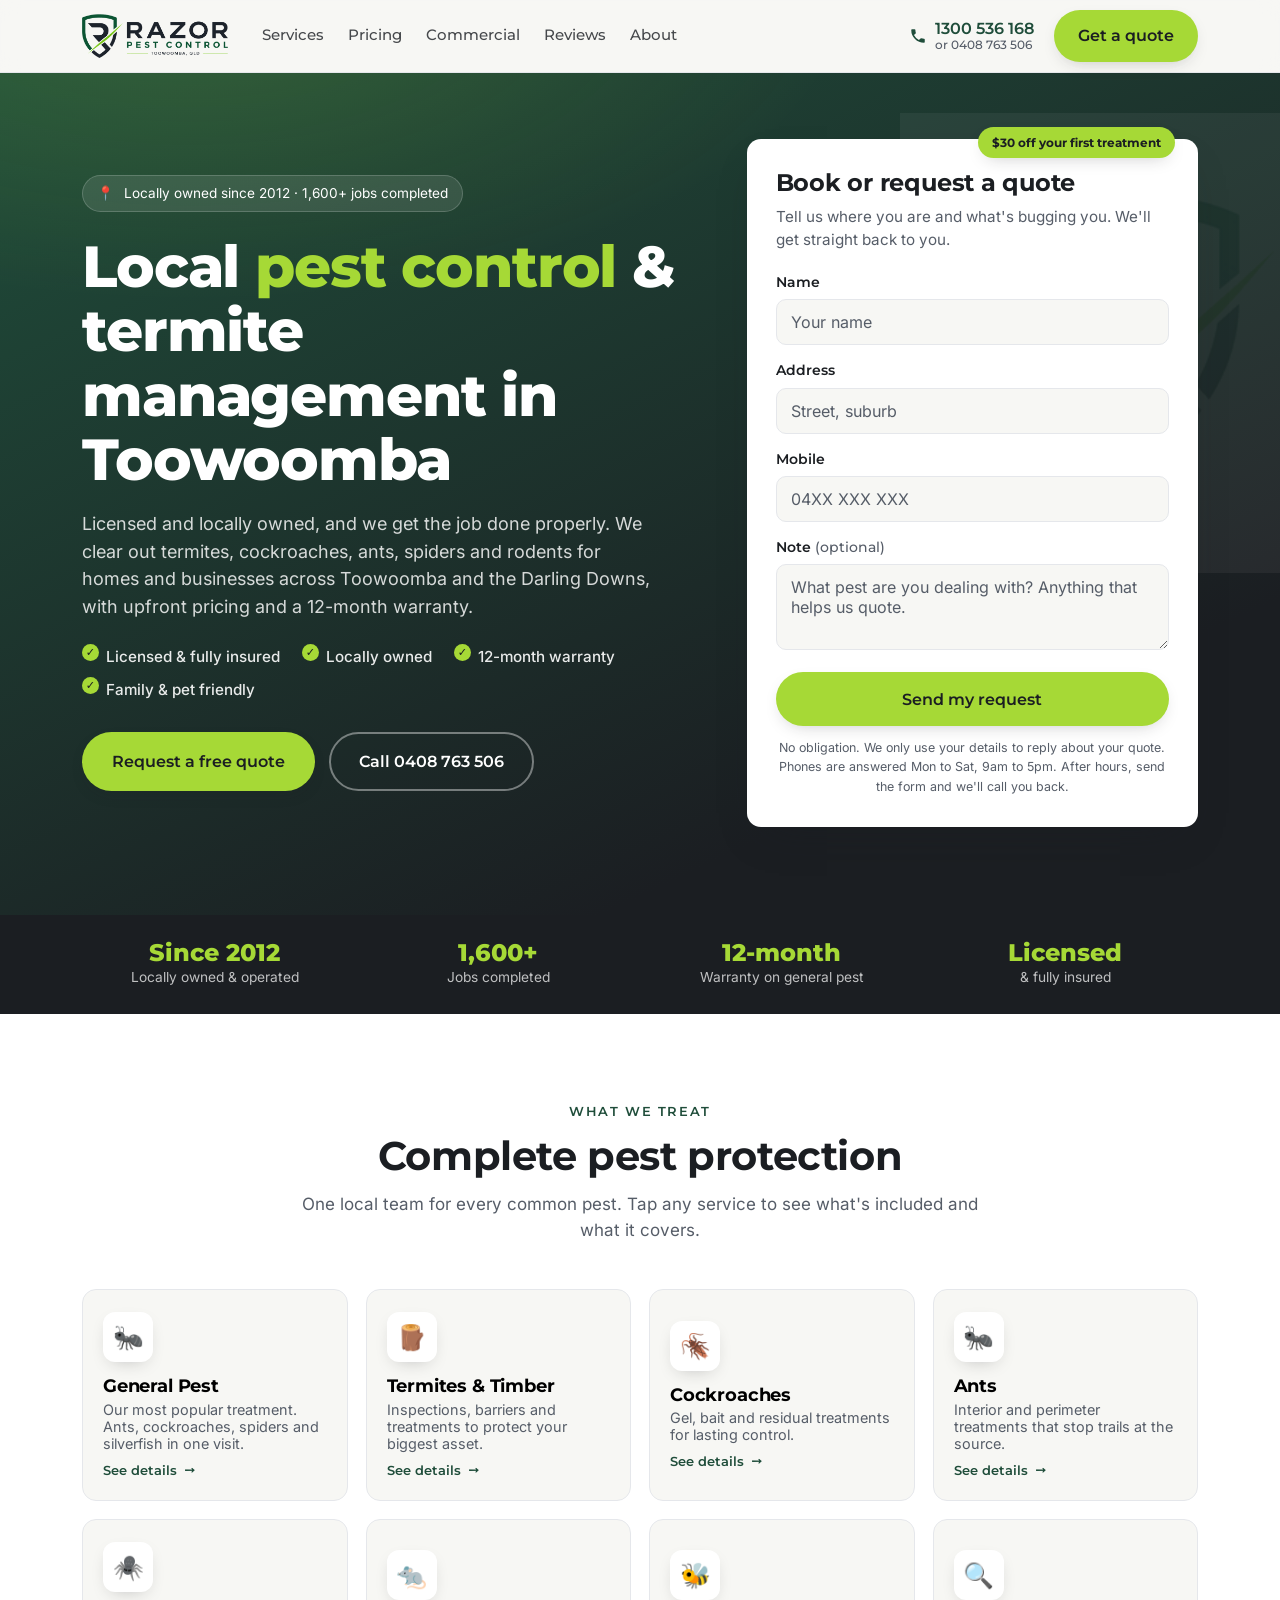
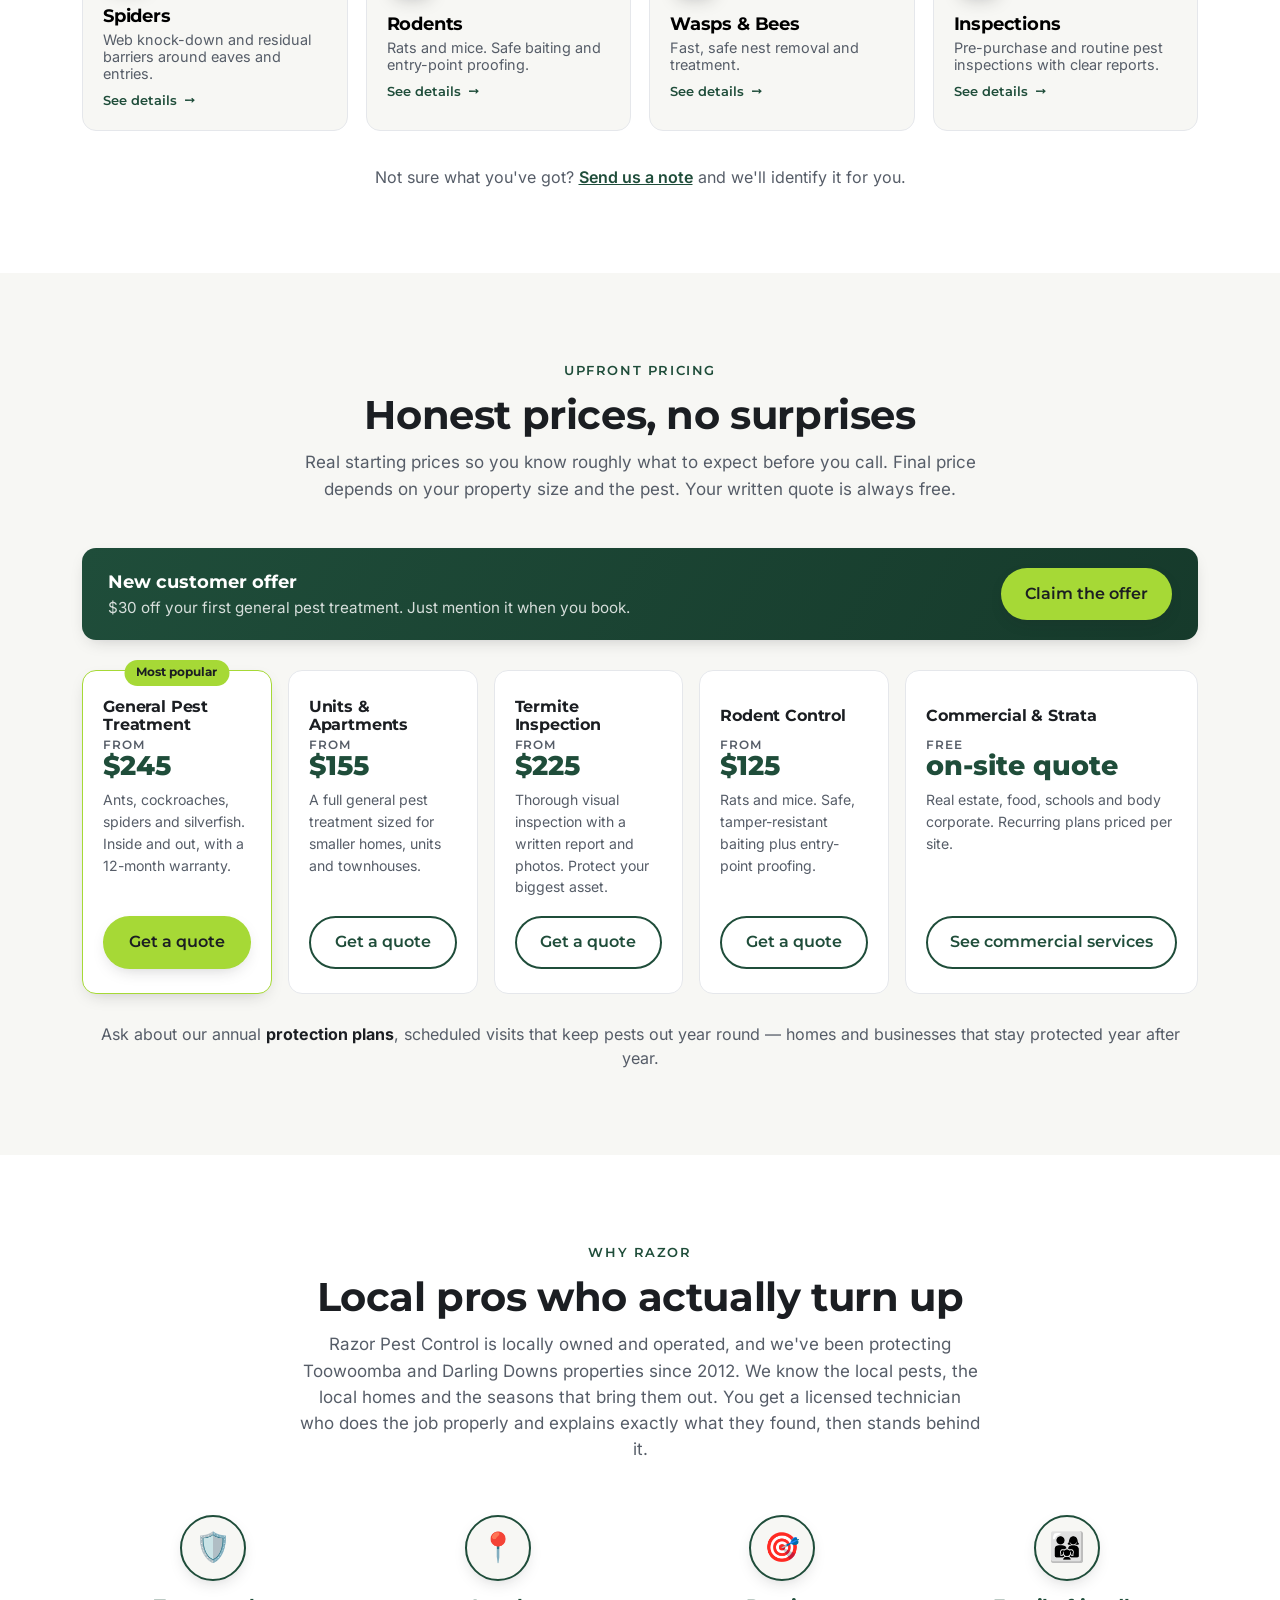
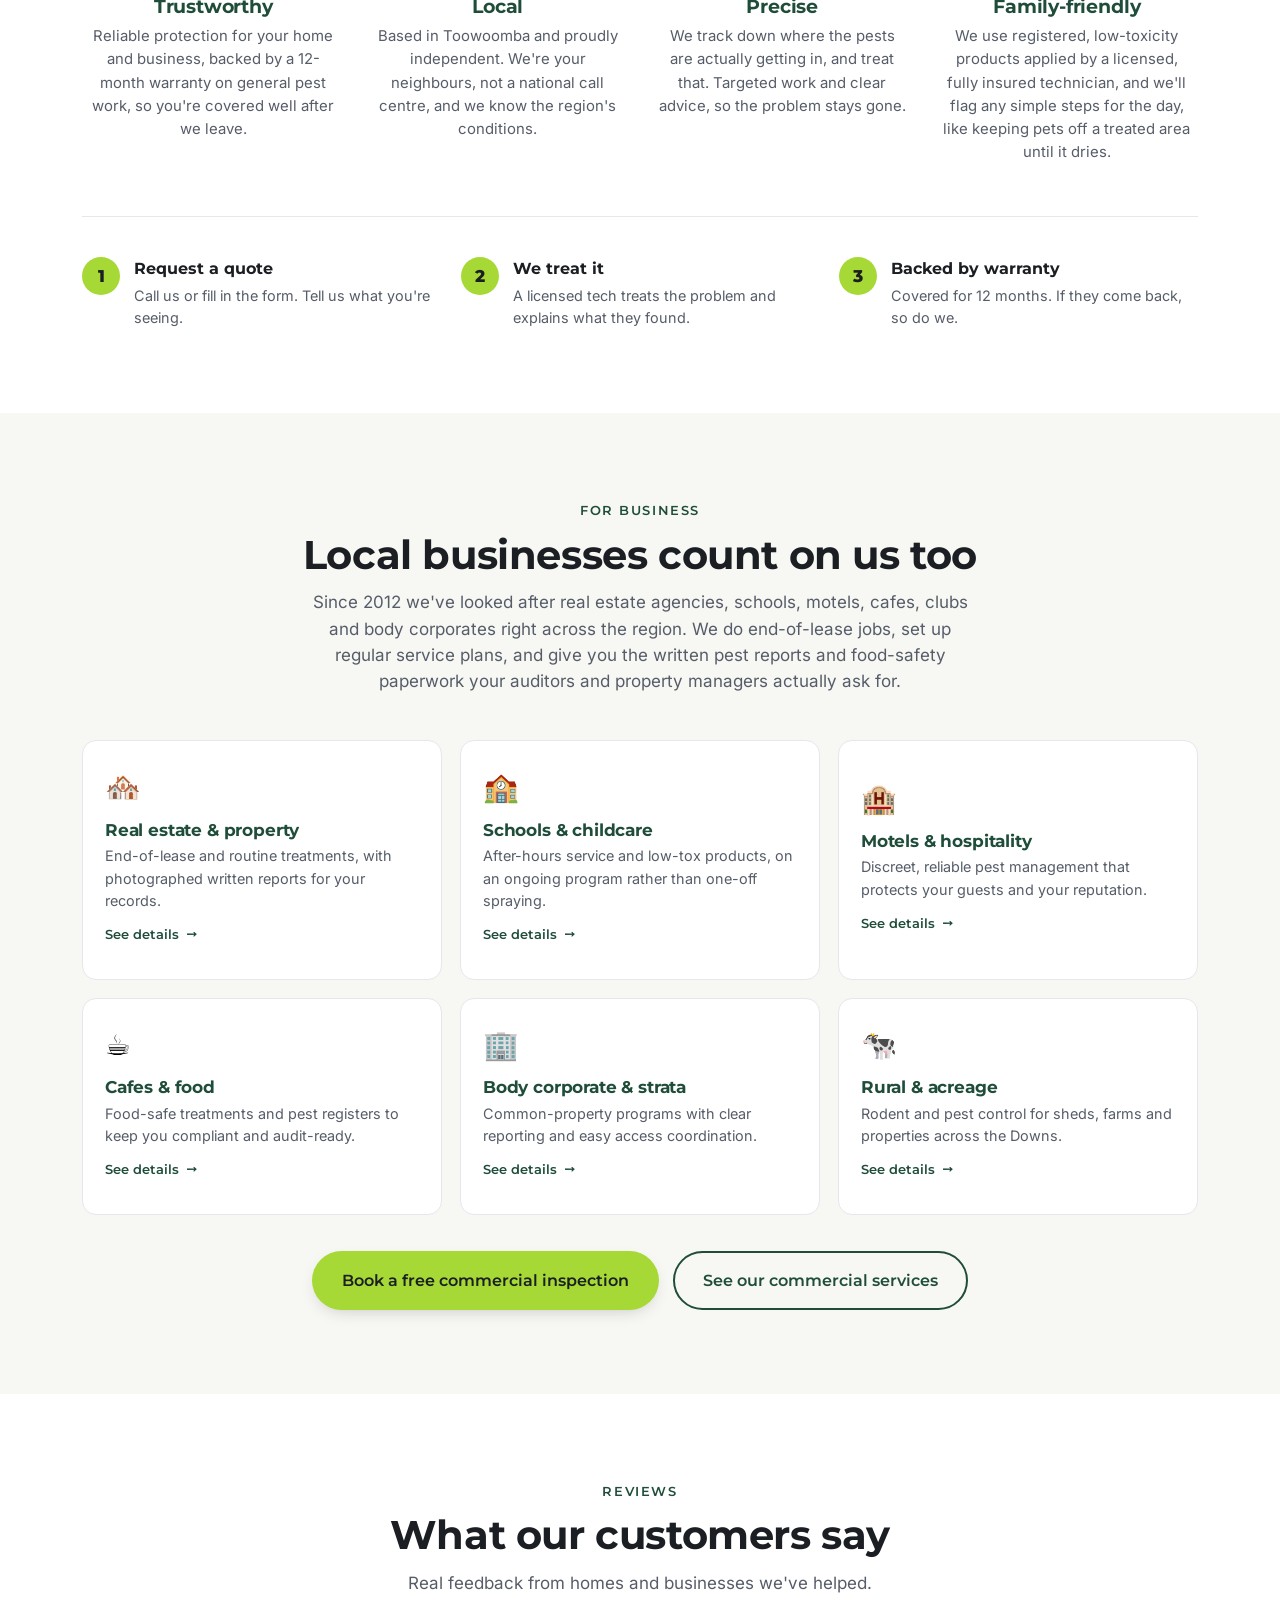
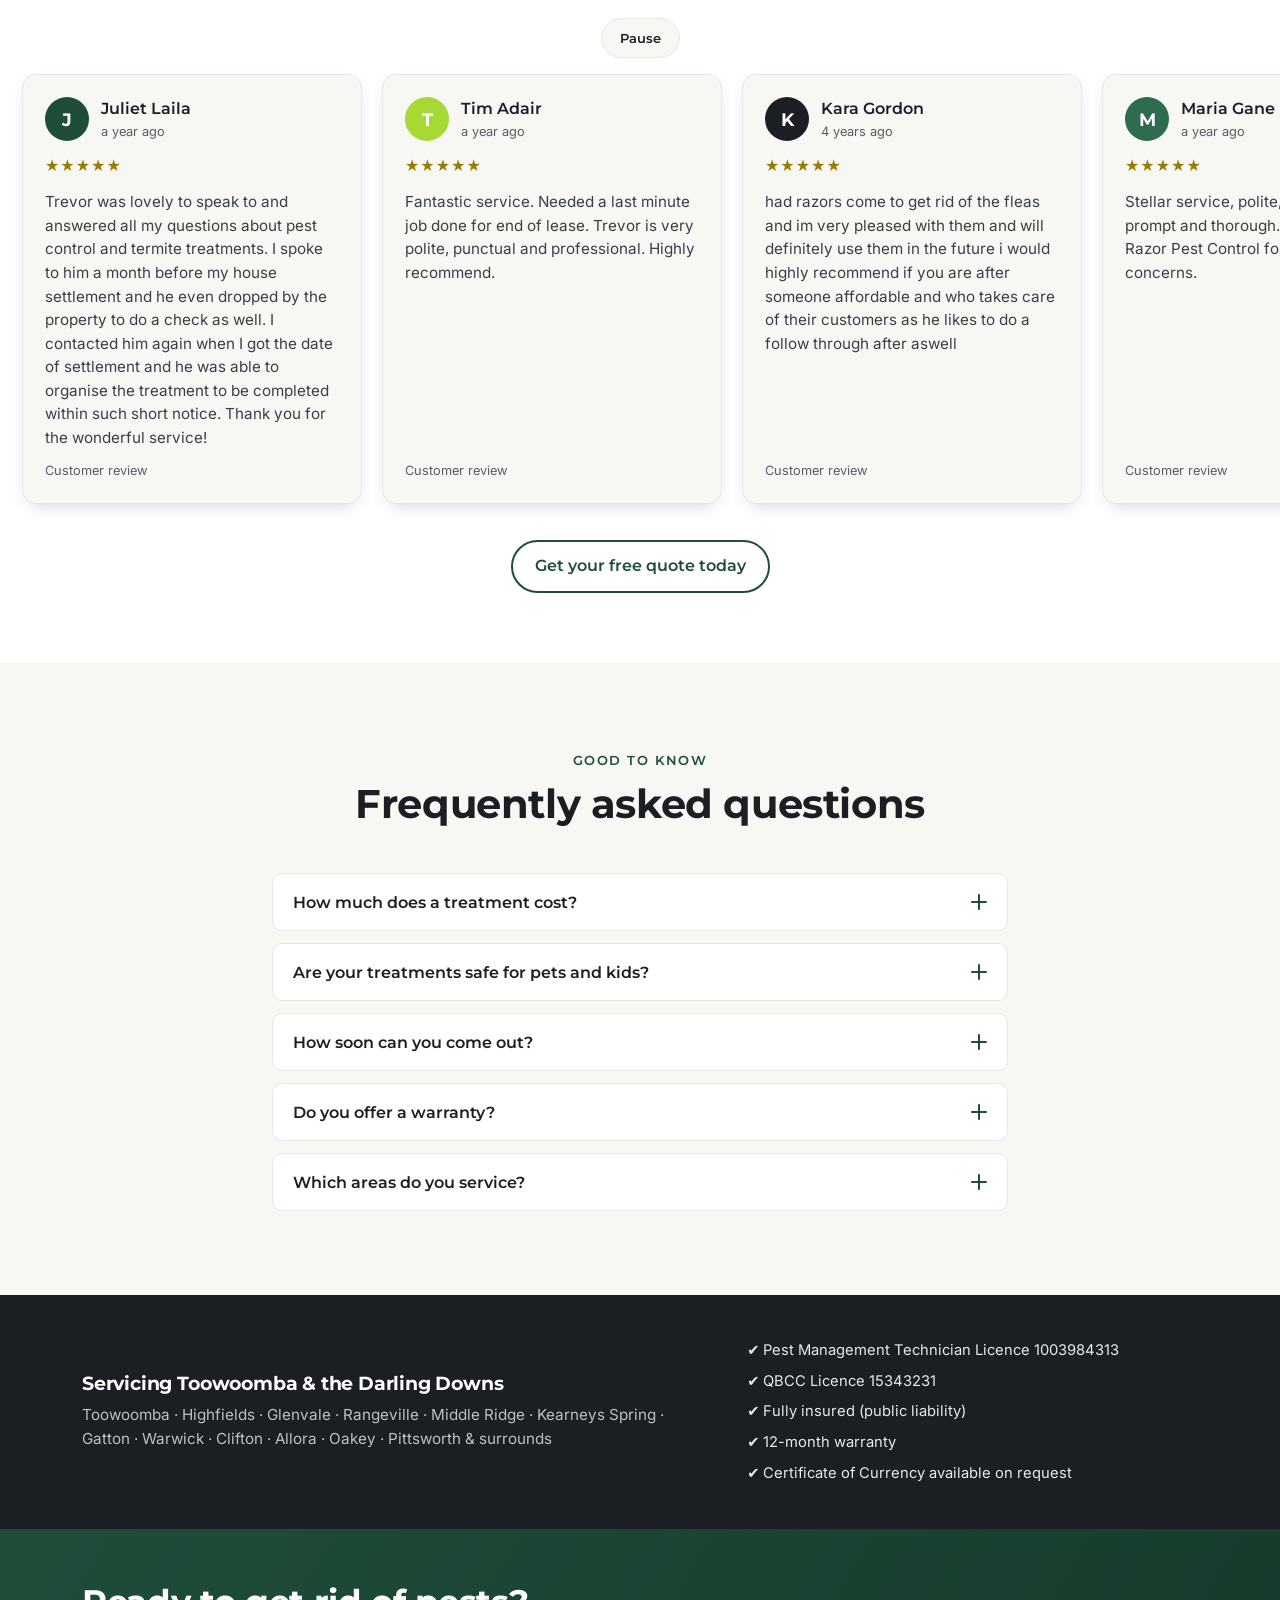
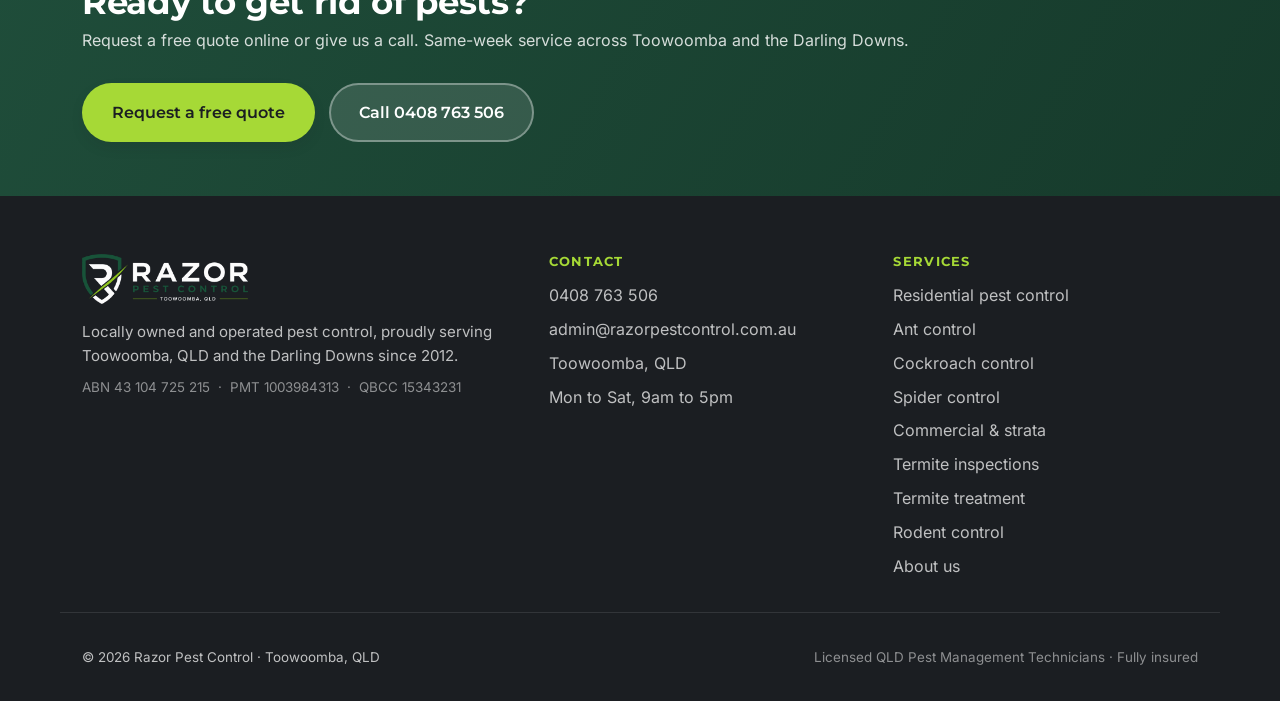
<file: index.html>
<!doctype html>
<html lang="en-AU">
<head>
  <meta charset="utf-8" />
  <meta name="viewport" content="width=device-width, initial-scale=1" />
  <title>Pest Control Toowoomba | Termite Inspections | Razor Pest Control</title>
  <meta name="description" content="Locally owned, licensed pest control in Toowoomba. Termites, cockroaches, ants, spiders and rodents. Upfront pricing, 12-month warranty, free quotes." />
  <meta name="theme-color" content="#1F4D3A" />

  <!-- Google tag (gtag.js) -->
  <script async src="https://www.googletagmanager.com/gtag/js?id=AW-18346114707"></script>
  <script>
    window.dataLayer = window.dataLayer || [];
    function gtag(){dataLayer.push(arguments);}
    gtag('js', new Date());
    gtag('config', 'AW-18346114707');
  </script>
  <link rel="icon" href="favicon.svg" type="image/svg+xml" />
  <link rel="apple-touch-icon" href="/assets/apple-touch-icon.png" />
  <link rel="canonical" href="https://razorpestcontrol.com.au/" />

  <meta property="og:type" content="website" />
  <meta property="og:site_name" content="Razor Pest Control" />
  <meta property="og:locale" content="en_AU" />
  <meta property="og:title" content="Razor Pest Control | Toowoomba, QLD" />
  <meta property="og:description" content="Locally owned, licensed pest control in Toowoomba. Termites, cockroaches, ants, spiders and rodents. Upfront pricing, 12-month warranty, free quotes." />
  <meta property="og:url" content="https://razorpestcontrol.com.au/" />
  <meta property="og:image" content="https://razorpestcontrol.com.au/assets/og-image.jpg" />

  <meta name="twitter:card" content="summary_large_image" />
  <meta name="twitter:title" content="Razor Pest Control | Toowoomba, QLD" />
  <meta name="twitter:description" content="Locally owned, licensed pest control in Toowoomba. Termites, cockroaches, ants, spiders and rodents. Upfront pricing, 12-month warranty, free quotes." />
  <meta name="twitter:image" content="https://razorpestcontrol.com.au/assets/og-image.jpg" />

  <link rel="preconnect" href="https://razor-pest-control-app.onrender.com" crossorigin />
  <link rel="preload" as="font" type="font/woff2" href="/assets/fonts/montserrat-latin.woff2" crossorigin />
  <link rel="preload" as="font" type="font/woff2" href="/assets/fonts/inter-latin.woff2" crossorigin />

  <link rel="stylesheet" href="styles.css" />

  <script type="application/ld+json">
  {
    "@context": "https://schema.org",
    "@type": "PestControlService",
    "@id": "https://razorpestcontrol.com.au/#business",
    "name": "Razor Pest Control",
    "image": "https://razorpestcontrol.com.au/assets/logo-horizontal.png",
    "logo": "https://razorpestcontrol.com.au/assets/logo-horizontal.png",
    "url": "https://razorpestcontrol.com.au/",
    "telephone": "+61408763506",
    "contactPoint": [{"@type": "ContactPoint", "telephone": "+611300536168", "contactType": "customer service", "areaServed": "AU"}],
    "email": "admin@razorpestcontrol.com.au",
    "priceRange": "$$",
    "currenciesAccepted": "AUD",
    "paymentAccepted": "Cash, Card, Bank transfer",
    "foundingDate": "2012",
    "slogan": "Licensed local pest control you can rely on.",
    "address": {
      "@type": "PostalAddress",
      "streetAddress": "47 Drummond St",
      "addressLocality": "Rangeville",
      "addressRegion": "QLD",
      "postalCode": "4350",
      "addressCountry": "AU"
    },
    "geo": { "@type": "GeoCoordinates", "latitude": -27.5847, "longitude": 151.9911 },
    "hasMap": "https://www.google.com/maps/search/?api=1&query=Razor+Pest+Control+Toowoomba+QLD",
    "openingHoursSpecification": [
      { "@type": "OpeningHoursSpecification", "dayOfWeek": ["Monday","Tuesday","Wednesday","Thursday","Friday","Saturday"], "opens": "09:00", "closes": "17:00" }
    ],
    "sameAs": [ "https://www.facebook.com/razorpestcontrol.com.au" ],
    "areaServed": [
      { "@type": "City", "name": "Toowoomba" },
      { "@type": "City", "name": "Highfields" },
      { "@type": "City", "name": "Glenvale" },
      { "@type": "City", "name": "Rangeville" },
      { "@type": "City", "name": "Middle Ridge" },
      { "@type": "City", "name": "Kearneys Spring" },
      { "@type": "City", "name": "Gatton" },
      { "@type": "City", "name": "Warwick" },
      { "@type": "City", "name": "Clifton" },
      { "@type": "City", "name": "Allora" },
      { "@type": "City", "name": "Oakey" },
      { "@type": "City", "name": "Pittsworth" }
    ],
    "hasOfferCatalog": {
      "@type": "OfferCatalog",
      "name": "Pest control services",
      "itemListElement": [
        { "@type": "Offer", "priceCurrency": "AUD", "price": "245", "itemOffered": { "@type": "Service", "name": "General Pest Treatment", "description": "Ants, cockroaches, spiders and silverfish, inside and out, with a 12-month warranty." } },
        { "@type": "Offer", "priceCurrency": "AUD", "price": "155", "itemOffered": { "@type": "Service", "name": "Unit & Apartment Pest Treatment" } },
        { "@type": "Offer", "priceCurrency": "AUD", "price": "225", "itemOffered": { "@type": "Service", "name": "Termite Inspection", "description": "Visual timber pest inspection with a written report and photos." } },
        { "@type": "Offer", "priceCurrency": "AUD", "price": "125", "itemOffered": { "@type": "Service", "name": "Rodent Control" } },
        { "@type": "Offer", "priceCurrency": "AUD", "price": "215", "itemOffered": { "@type": "Service", "name": "Wasp & Bee Treatment" } }
      ]
    }
  }
  </script>

  <script type="application/ld+json">
  {
    "@context": "https://schema.org",
    "@type": "FAQPage",
    "mainEntity": [
      {
        "@type": "Question",
        "name": "How much does a treatment cost?",
        "acceptedAnswer": { "@type": "Answer", "text": "A general pest treatment for a standard home starts from $245 and covers ants, cockroaches, spiders and silverfish with a 12-month warranty. Units start from $155, termite inspections from $225. Final pricing depends on your property size and the pest, and your written quote is always free." }
      },
      {
        "@type": "Question",
        "name": "Are your treatments safe for pets and kids?",
        "acceptedAnswer": { "@type": "Answer", "text": "We use registered, low-toxicity products and follow the label safety directions, applied by a licensed technician. We'll let you know any simple steps for the day, like keeping pets and kids off a treated area until it's dry." }
      },
      {
        "@type": "Question",
        "name": "How soon can you come out?",
        "acceptedAnswer": { "@type": "Answer", "text": "We usually get to you within the same week, and sooner for urgent jobs like wasp nests or rodents. Request a quote or give us a call and we'll book a time that suits." }
      },
      {
        "@type": "Question",
        "name": "Do you offer a warranty?",
        "acceptedAnswer": { "@type": "Answer", "text": "General pest treatments come with a 12-month warranty: if pests return in that window, we come back and re-treat at no charge. Some pests like ants and rodents can have different terms, and we'll always explain the cover before we start." }
      },
      {
        "@type": "Question",
        "name": "Which areas do you service?",
        "acceptedAnswer": { "@type": "Answer", "text": "Toowoomba and right across the Darling Downs, including Highfields, Glenvale, Rangeville, Middle Ridge, Gatton, Warwick, Clifton, Allora and surrounds. Not sure if we reach you? Just ask." }
      }
    ]
  }
  </script>
</head>
<body>

  <a class="skip" href="#main">Skip to content</a>

  <!-- ============ HEADER ============ -->
  <header class="site-header" id="top">
    <div class="container header-inner">
      <a class="brand" href="#top" aria-label="Razor Pest Control home">
        <img src="assets/logo-horizontal.png" alt="Razor Pest Control, licensed pest control in Toowoomba QLD" width="564" height="170" fetchpriority="high" />
      </a>
      <nav class="nav" aria-label="Primary">
        <a href="#services">Services</a>
        <a href="#pricing">Pricing</a>
        <a href="/commercial-pest-control/">Commercial</a>
        <a href="/reviews/">Reviews</a>
        <a href="/about/">About</a>
      </nav>
      <div class="header-cta">
        <a class="phone-link" href="tel:+611300536168" aria-label="Call Razor Pest Control on 1300 536 168">
          <svg viewBox="0 0 24 24" aria-hidden="true" class="ico"><path d="M6.6 10.8a15.6 15.6 0 0 0 6.6 6.6l2.2-2.2a1 1 0 0 1 1-.24 11.4 11.4 0 0 0 3.6.58 1 1 0 0 1 1 1V20a1 1 0 0 1-1 1A17 17 0 0 1 3 4a1 1 0 0 1 1-1h3.5a1 1 0 0 1 1 1 11.4 11.4 0 0 0 .58 3.6 1 1 0 0 1-.24 1z"/></svg>
          <span class="phone-nums">1300 536 168<small>or 0408 763 506</small></span>
        </a>
        <a class="btn btn-primary" href="#quote">Get a quote</a>
      </div>
    </div>
  </header>

  <main id="main">

  <!-- ============ HERO ============ -->
  <section class="hero">
    <div class="container hero-grid">
      <div class="hero-copy">
        <div class="rating-badge">
          <span aria-hidden="true">📍</span>
          <span>Locally owned since 2012 &middot; 1,600+ jobs completed</span>
        </div>
        <h1>Local <span class="accent">pest control</span> &amp; termite management in Toowoomba</h1>
        <p class="lead">
          Licensed and locally owned, and we get the job done properly. We clear out termites,
          cockroaches, ants, spiders and rodents for homes and businesses across Toowoomba and
          the Darling Downs, with upfront pricing and a 12-month warranty.
        </p>
        <ul class="trust-row">
          <li>Licensed &amp; fully insured</li>
          <li>Locally owned</li>
          <li>12-month warranty</li>
          <li>Family &amp; pet friendly</li>
        </ul>
        <div class="hero-actions">
          <a class="btn btn-primary btn-lg" href="#quote">Request a free quote</a>
          <a class="btn btn-ghost btn-lg" href="tel:+61408763506">Call 0408 763 506</a>
        </div>
      </div>

      <!-- Quote form card -->
      <div class="quote-card" id="quote">
        <div class="quote-offer">$<span data-price="firstOff">30</span> off your first treatment</div>
        <h2>Book or request a quote</h2>
        <p class="quote-sub">Tell us where you are and what's bugging you. We'll get straight back to you.</p>
        <form id="quote-form" novalidate>
          <div class="field">
            <label for="name">Name</label>
            <input type="text" id="name" name="name" autocomplete="name" placeholder="Your name" required />
          </div>
          <div class="field">
            <label for="address">Address</label>
            <input type="text" id="address" name="address" autocomplete="street-address" placeholder="Street, suburb" required />
          </div>
          <div class="field">
            <label for="mobile">Mobile</label>
            <input type="tel" id="mobile" name="mobile" autocomplete="tel" inputmode="tel" placeholder="04XX XXX XXX" required />
          </div>
          <div class="field">
            <label for="note">Note <span class="opt">(optional)</span></label>
            <textarea id="note" name="note" rows="3" placeholder="What pest are you dealing with? Anything that helps us quote."></textarea>
          </div>
          <button type="submit" class="btn btn-primary btn-block btn-lg" id="submit-btn">Send my request</button>
          <p class="form-note">No obligation. We only use your details to reply about your quote. Phones are answered Mon to Sat, 9am to 5pm. After hours, send the form and we'll call you back.</p>
          <p class="form-status" id="form-status" role="status" aria-live="polite"></p>
        </form>
      </div>
    </div>
  </section>

  <!-- ============ TRUST BAR ============ -->
  <section class="trust-bar" aria-label="Why locals choose Razor">
    <div class="container trust-bar-inner">
      <div class="tb-item"><strong>Since 2012</strong><span>Locally owned &amp; operated</span></div>
      <div class="tb-item"><strong>1,600+</strong><span>Jobs completed</span></div>
      <div class="tb-item"><strong>12-month</strong><span>Warranty on general pest</span></div>
      <div class="tb-item"><strong>Licensed</strong><span>&amp; fully insured</span></div>
    </div>
  </section>

  <!-- ============ SERVICES (interactive tiles) ============ -->
  <section class="services section" id="services">
    <div class="container">
      <div class="section-head">
        <p class="eyebrow">What we treat</p>
        <h2>Complete pest protection</h2>
        <p class="section-lead">One local team for every common pest. Tap any service to see what's included and what it covers.</p>
      </div>
      <div class="service-grid" id="service-grid">
        <!-- tiles injected by script.js so the modal content stays in one place -->
      </div>
      <p class="services-hint">Not sure what you've got? <a href="#quote">Send us a note</a> and we'll identify it for you.</p>
    </div>
  </section>

  <!-- ============ PRICING ============ -->
  <section class="pricing section" id="pricing">
    <div class="container">
      <div class="section-head">
        <p class="eyebrow">Upfront pricing</p>
        <h2>Honest prices, no surprises</h2>
        <p class="section-lead">Real starting prices so you know roughly what to expect before you call. Final price depends on your property size and the pest. Your written quote is always free.</p>
      </div>

      <div class="offer-banner">
        <div>
          <strong>New customer offer</strong>
          <span>$<span data-price="firstOff">30</span> off your first general pest treatment. Just mention it when you book.</span>
        </div>
        <a class="btn btn-primary" href="#quote">Claim the offer</a>
      </div>

      <div class="price-grid">
        <div class="price-card featured">
          <span class="pc-tag">Most popular</span>
          <h3>General Pest Treatment</h3>
          <p class="price-from"><span>from</span> $<span data-price="general">245</span></p>
          <p class="price-desc">Ants, cockroaches, spiders and silverfish. Inside and out, with a 12-month warranty.</p>
          <a class="btn btn-primary btn-block" href="#quote">Get a quote</a>
        </div>
        <div class="price-card">
          <h3>Units &amp; Apartments</h3>
          <p class="price-from"><span>from</span> $<span data-price="unit">155</span></p>
          <p class="price-desc">A full general pest treatment sized for smaller homes, units and townhouses.</p>
          <a class="btn btn-outline btn-block" href="#quote">Get a quote</a>
        </div>
        <div class="price-card">
          <h3>Termite Inspection</h3>
          <p class="price-from"><span>from</span> $<span data-price="termiteInspection">225</span></p>
          <p class="price-desc">Thorough visual inspection with a written report and photos. Protect your biggest asset.</p>
          <a class="btn btn-outline btn-block" href="#quote">Get a quote</a>
        </div>
        <div class="price-card">
          <h3>Rodent Control</h3>
          <p class="price-from"><span>from</span> $<span data-price="rodent">125</span></p>
          <p class="price-desc">Rats and mice. Safe, tamper-resistant baiting plus entry-point proofing.</p>
          <a class="btn btn-outline btn-block" href="#quote">Get a quote</a>
        </div>
        <div class="price-card">
          <h3>Commercial &amp; Strata</h3>
          <p class="price-from"><span>free</span> on-site quote</p>
          <p class="price-desc">Real estate, food, schools and body corporate. Recurring plans priced per site.</p>
          <a class="btn btn-outline btn-block" href="/commercial-pest-control/">See commercial services</a>
        </div>
      </div>
      <p class="pricing-foot">Ask about our annual <strong>protection plans</strong>, scheduled visits that keep pests out year round — homes and businesses that stay protected year after year.</p>
    </div>
  </section>

  <!-- ============ WHY RAZOR ============ -->
  <section class="why section" id="why">
    <div class="container">
      <div class="section-head">
        <p class="eyebrow">Why Razor</p>
        <h2>Local pros who actually turn up</h2>
        <p class="section-lead">
          Razor Pest Control is locally owned and operated, and we've been protecting Toowoomba
          and Darling Downs properties since 2012. We know the local pests, the local homes and
          the seasons that bring them out. You get a licensed technician who does the job properly
          and explains exactly what they found, then stands behind it.
        </p>
      </div>

      <div class="pillars">
        <div class="pillar">
          <div class="p-ico" aria-hidden="true">🛡️</div>
          <h3>Trustworthy</h3>
          <p>Reliable protection for your home and business, backed by a 12-month warranty on general pest work, so you're covered well after we leave.</p>
        </div>
        <div class="pillar">
          <div class="p-ico" aria-hidden="true">📍</div>
          <h3>Local</h3>
          <p>Based in Toowoomba and proudly independent. We're your neighbours, not a national call centre, and we know the region's conditions.</p>
        </div>
        <div class="pillar">
          <div class="p-ico" aria-hidden="true">🎯</div>
          <h3>Precise</h3>
          <p>We track down where the pests are actually getting in, and treat that. Targeted work and clear advice, so the problem stays gone.</p>
        </div>
        <div class="pillar">
          <div class="p-ico" aria-hidden="true">👨‍👩‍👧</div>
          <h3>Family-friendly</h3>
          <p>We use registered, low-toxicity products applied by a licensed, fully insured technician, and we'll flag any simple steps for the day, like keeping pets off a treated area until it dries.</p>
        </div>
      </div>

      <div class="how-strip">
        <div class="how-step"><span class="how-num">1</span><div><strong>Request a quote</strong><p>Call us or fill in the form. Tell us what you're seeing.</p></div></div>
        <div class="how-step"><span class="how-num">2</span><div><strong>We treat it</strong><p>A licensed tech treats the problem and explains what they found.</p></div></div>
        <div class="how-step"><span class="how-num">3</span><div><strong>Backed by warranty</strong><p>Covered for 12 months. If they come back, so do we.</p></div></div>
      </div>
    </div>
  </section>

  <!-- ============ COMMERCIAL ============ -->
  <section class="commercial section" id="commercial">
    <div class="container">
      <div class="section-head">
        <p class="eyebrow">For business</p>
        <h2>Local businesses count on us too</h2>
        <p class="section-lead">
          Since 2012 we've looked after real estate agencies, schools, motels, cafes, clubs and
          body corporates right across the region. We do end-of-lease jobs, set up regular service
          plans, and give you the written pest reports and food-safety paperwork your auditors and
          property managers actually ask for.
        </p>
      </div>
      <div class="sector-grid">
        <button class="sector" type="button" data-sector="real-estate" aria-haspopup="dialog"><span>🏘️</span><h3>Real estate &amp; property</h3><p>End-of-lease and routine treatments, with photographed written reports for your records.</p><span class="more">See details</span></button>
        <button class="sector" type="button" data-sector="schools" aria-haspopup="dialog"><span>🏫</span><h3>Schools &amp; childcare</h3><p>After-hours service and low-tox products, on an ongoing program rather than one-off spraying.</p><span class="more">See details</span></button>
        <button class="sector" type="button" data-sector="motels" aria-haspopup="dialog"><span>🏨</span><h3>Motels &amp; hospitality</h3><p>Discreet, reliable pest management that protects your guests and your reputation.</p><span class="more">See details</span></button>
        <button class="sector" type="button" data-sector="cafes" aria-haspopup="dialog"><span>☕</span><h3>Cafes &amp; food</h3><p>Food-safe treatments and pest registers to keep you compliant and audit-ready.</p><span class="more">See details</span></button>
        <button class="sector" type="button" data-sector="strata" aria-haspopup="dialog"><span>🏢</span><h3>Body corporate &amp; strata</h3><p>Common-property programs with clear reporting and easy access coordination.</p><span class="more">See details</span></button>
        <button class="sector" type="button" data-sector="rural" aria-haspopup="dialog"><span>🐄</span><h3>Rural &amp; acreage</h3><p>Rodent and pest control for sheds, farms and properties across the Downs.</p><span class="more">See details</span></button>
      </div>
      <div class="commercial-cta" style="display:flex;gap:14px;justify-content:center;flex-wrap:wrap">
        <a class="btn btn-primary btn-lg" href="#quote">Book a free commercial inspection</a>
        <a class="btn btn-outline btn-lg" href="/commercial-pest-control/">See our commercial services</a>
      </div>
    </div>
  </section>

  <!-- ============ REVIEWS ============ -->
  <section class="reviews section" id="reviews">
    <div class="container">
      <div class="section-head">
        <p class="eyebrow">Reviews</p>
        <h2>What our customers say</h2>
        <p class="section-lead" id="reviews-lead">Feedback from homes and businesses we've helped.</p>
      </div>
      <div class="reviews-controls">
        <button type="button" class="review-pause" id="review-pause">Pause</button>
      </div>
    </div>

    <div class="review-viewport">
      <div class="review-track" id="review-track" role="group" aria-label="Customer reviews" tabindex="0">
        <!-- cards injected by script.js -->
      </div>
    </div>

    <div class="container reviews-cta">
      <a class="btn btn-outline" href="#quote">Get your free quote today</a>
    </div>
  </section>

  <!-- ============ FAQ ============ -->
  <section class="faq section" id="faq">
    <div class="container faq-inner">
      <div class="section-head">
        <p class="eyebrow">Good to know</p>
        <h2>Frequently asked questions</h2>
      </div>
      <div class="accordion" id="accordion">
        <div class="acc-item">
          <button class="acc-q" id="faq-q1" aria-expanded="false" aria-controls="faq-a1">How much does a treatment cost?<span class="acc-ico" aria-hidden="true"></span></button>
          <div class="acc-a" id="faq-a1" role="region" aria-labelledby="faq-q1" aria-hidden="true"><p>A general pest treatment for a standard home starts from $<span data-price="general">245</span> and covers ants, cockroaches, spiders and silverfish with a 12-month warranty. Units start from $<span data-price="unit">155</span>, termite inspections from $<span data-price="termiteInspection">225</span>. Final pricing depends on your property size and the pest, and your written quote is always free.</p></div>
        </div>
        <div class="acc-item">
          <button class="acc-q" id="faq-q2" aria-expanded="false" aria-controls="faq-a2">Are your treatments safe for pets and kids?<span class="acc-ico" aria-hidden="true"></span></button>
          <div class="acc-a" id="faq-a2" role="region" aria-labelledby="faq-q2" aria-hidden="true"><p>We use registered, low-toxicity products and follow the label safety directions, applied by a licensed technician. We'll let you know any simple steps for the day, like keeping pets and kids off a treated area until it's dry.</p></div>
        </div>
        <div class="acc-item">
          <button class="acc-q" id="faq-q3" aria-expanded="false" aria-controls="faq-a3">How soon can you come out?<span class="acc-ico" aria-hidden="true"></span></button>
          <div class="acc-a" id="faq-a3" role="region" aria-labelledby="faq-q3" aria-hidden="true"><p>We usually get to you within the same week, and sooner for urgent jobs like wasp nests or rodents. Request a quote or give us a call and we'll book a time that suits.</p></div>
        </div>
        <div class="acc-item">
          <button class="acc-q" id="faq-q4" aria-expanded="false" aria-controls="faq-a4">Do you offer a warranty?<span class="acc-ico" aria-hidden="true"></span></button>
          <div class="acc-a" id="faq-a4" role="region" aria-labelledby="faq-q4" aria-hidden="true"><p>General pest treatments come with a 12-month warranty: if pests return in that window, we come back and re-treat at no charge. Some pests like ants and rodents can have different terms, and we'll always explain the cover before we start.</p></div>
        </div>
        <div class="acc-item">
          <button class="acc-q" id="faq-q5" aria-expanded="false" aria-controls="faq-a5">Which areas do you service?<span class="acc-ico" aria-hidden="true"></span></button>
          <div class="acc-a" id="faq-a5" role="region" aria-labelledby="faq-q5" aria-hidden="true"><p>Toowoomba and right across the Darling Downs, including Highfields, Glenvale, Rangeville, Middle Ridge, Gatton, Warwick, Clifton, Allora and surrounds. Not sure if we reach you? Just ask.</p></div>
        </div>
      </div>
    </div>
  </section>

  <!-- ============ SERVICE AREA + CREDENTIALS ============ -->
  <section class="area-strip">
    <div class="container area-inner">
      <div class="area-suburbs">
        <h3>Servicing Toowoomba &amp; the Darling Downs</h3>
        <p>Toowoomba · Highfields · Glenvale · Rangeville · Middle Ridge · Kearneys Spring · Gatton · Warwick · Clifton · Allora · Oakey · Pittsworth &amp; surrounds</p>
      </div>
      <ul class="credentials">
        <li>✔ Pest Management Technician Licence 1003984313</li>
        <li>✔ QBCC Licence 15343231</li>
        <li>✔ Fully insured (public liability)</li>
        <li>✔ 12-month warranty</li>
        <li>✔ Certificate of Currency available on request</li>
      </ul>
    </div>
  </section>

  <!-- ============ FINAL CTA ============ -->
  <section class="final-cta">
    <div class="container final-inner">
      <div>
        <h2>Ready to get rid of pests?</h2>
        <p>Request a free quote online or give us a call. Same-week service across Toowoomba and the Darling Downs.</p>
      </div>
      <div class="final-actions">
        <a class="btn btn-primary btn-lg" href="#quote">Request a free quote</a>
        <a class="btn btn-ghost-light btn-lg" href="tel:+61408763506">Call 0408 763 506</a>
      </div>
    </div>
  </section>

  </main>

  <!-- ============ FOOTER ============ -->
  <footer class="site-footer">
    <div class="container footer-grid">
      <div class="footer-brand">
        <img src="assets/logo-horizontal-dark.png" alt="Razor Pest Control logo" width="564" height="170" loading="lazy" decoding="async" />
        <p>Locally owned and operated pest control, proudly serving Toowoomba, QLD and the Darling Downs since 2012.</p>
        <p class="footer-abn">ABN 43 104 725 215 &nbsp;&middot;&nbsp; PMT 1003984313 &nbsp;&middot;&nbsp; QBCC 15343231</p>
      </div>
      <div class="footer-col">
        <h3>Contact</h3>
        <ul>
          <li><a href="tel:+61408763506">0408 763 506</a></li>
          <li><a href="mailto:admin@razorpestcontrol.com.au">admin@razorpestcontrol.com.au</a></li>
          <li>Toowoomba, QLD</li>
          <li>Mon to Sat, 9am to 5pm</li>
        </ul>
      </div>
      <div class="footer-col">
        <h3>Services</h3>
        <ul>
          <li><a href="/residential-pest-control/">Residential pest control</a></li>
          <li><a href="/ant-control/">Ant control</a></li>
          <li><a href="/cockroach-control/">Cockroach control</a></li>
          <li><a href="/spider-control/">Spider control</a></li>
          <li><a href="/commercial-pest-control/">Commercial &amp; strata</a></li>
          <li><a href="/termite-inspections-toowoomba/">Termite inspections</a></li>
          <li><a href="/termite-treatment-toowoomba/">Termite treatment</a></li>
          <li><a href="/rodent-control/">Rodent control</a></li>
          <li><a href="/about/">About us</a></li>
        </ul>
      </div>
    </div>
    <div class="container footer-bar">
      <p>© <span id="year"></span> Razor Pest Control · Toowoomba, QLD</p>
      <p class="muted">Licensed QLD Pest Management Technicians · Fully insured</p>
    </div>
  </footer>

  <!-- Sticky mobile call/quote bar -->
  <div class="mobile-bar">
    <a class="btn btn-ghost-light" href="tel:+61408763506" aria-label="Call Razor Pest Control on 0408 763 506">Call</a>
    <a class="btn btn-primary" href="#quote">Get a quote</a>
  </div>

  <!-- Service detail modal -->
  <div class="modal-overlay" id="service-modal" hidden>
    <div class="modal" role="dialog" aria-modal="true" aria-labelledby="modal-title">
      <button class="modal-close" id="modal-close" aria-label="Close">&times;</button>
      <div class="modal-head">
        <span class="modal-ico" id="modal-ico" aria-hidden="true"></span>
        <div>
          <h3 id="modal-title"></h3>
          <p class="modal-price" id="modal-price"></p>
        </div>
      </div>
      <p class="modal-desc" id="modal-desc"></p>
      <div class="modal-cols">
        <div><h4 id="modal-cover-h">What it covers</h4><ul id="modal-cover"></ul></div>
        <div id="modal-col-2"><h4>What's included</h4><ul id="modal-included"></ul></div>
      </div>
      <a class="btn btn-primary btn-block btn-lg" id="modal-cta" href="#quote">Get a quote for this</a>
    </div>
  </div>

  <script src="script.js"></script>
</body>
</html>
</file>
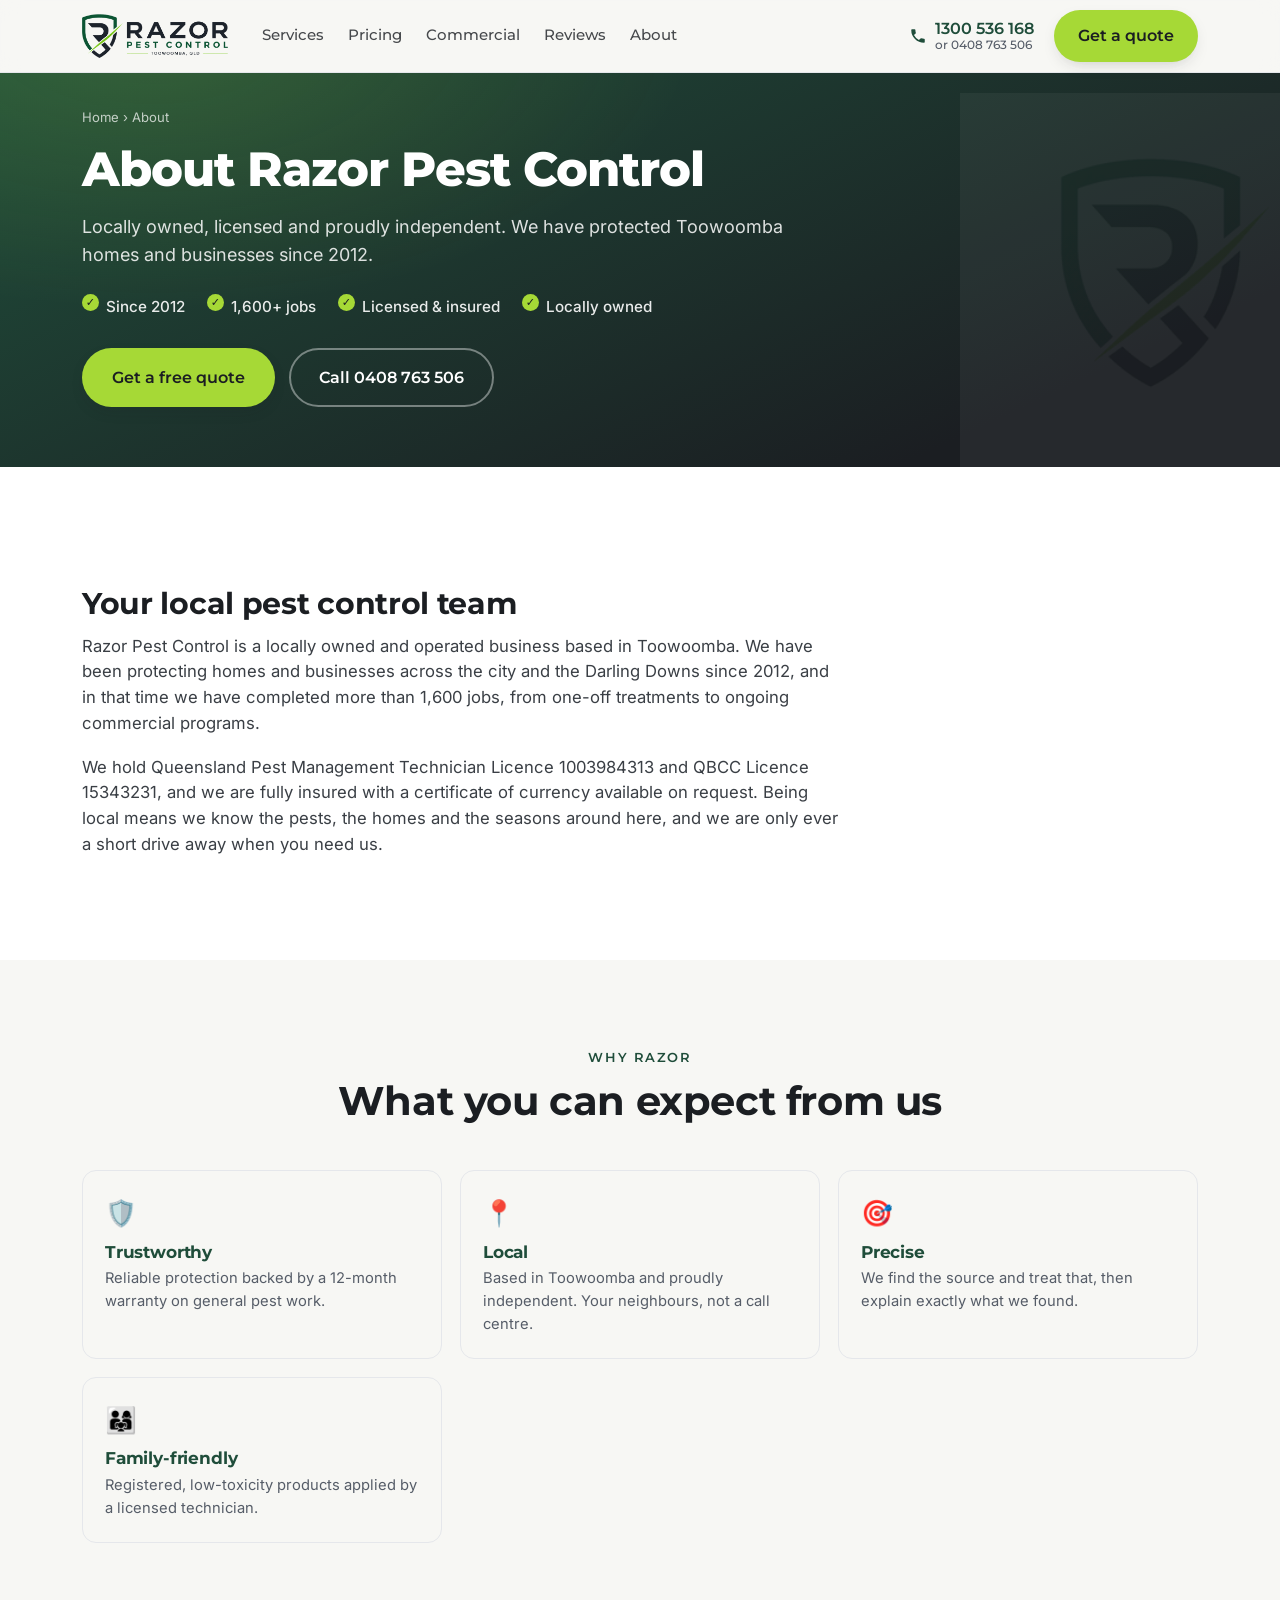
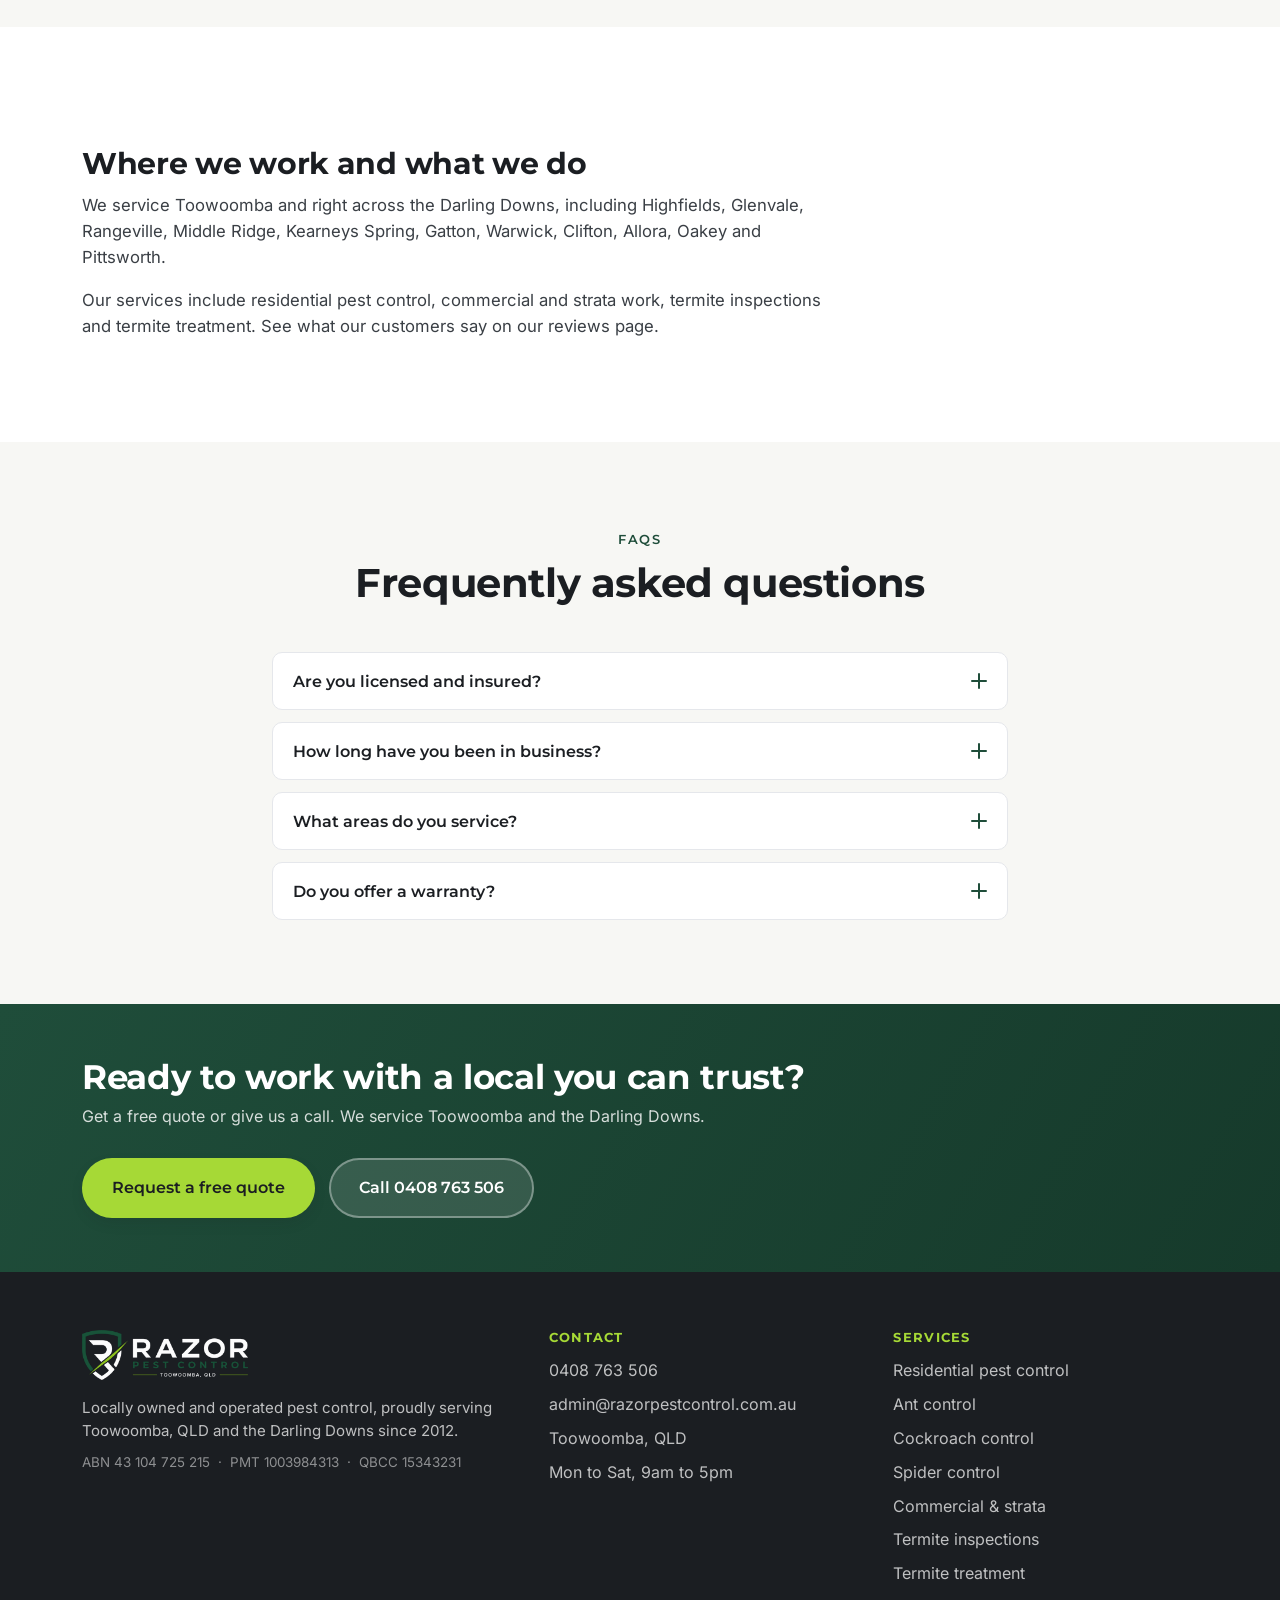
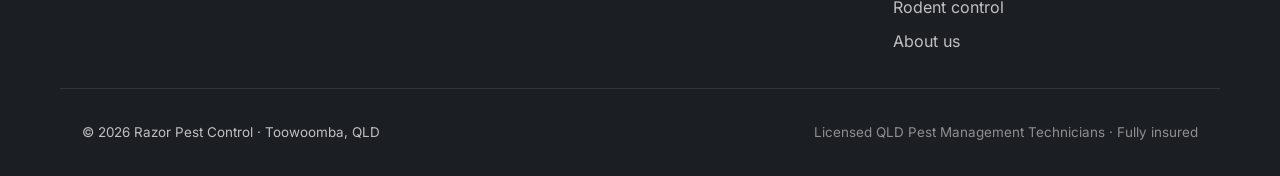
<file: about/index.html>
<!doctype html>
<html lang="en-AU">
<head>
  <meta charset="utf-8" />
  <meta name="viewport" content="width=device-width, initial-scale=1" />
  <title>About Razor Pest Control | Local Toowoomba Pest Control Since 2012</title>
  <meta name="description" content="Locally owned, licensed pest control serving Toowoomba and the Darling Downs since 2012. 1,600+ jobs completed. Meet the team behind Razor Pest Control." />
  <meta name="theme-color" content="#1F4D3A" />

  <!-- Google tag (gtag.js) -->
  <script async src="https://www.googletagmanager.com/gtag/js?id=AW-18346114707"></script>
  <script>
    window.dataLayer = window.dataLayer || [];
    function gtag(){dataLayer.push(arguments);}
    gtag('js', new Date());
    gtag('config', 'AW-18346114707');
  </script>
  <link rel="icon" href="/favicon.svg" type="image/svg+xml" />
  <link rel="apple-touch-icon" href="/assets/apple-touch-icon.png" />
  <link rel="canonical" href="https://razorpestcontrol.com.au/about/" />
  <meta property="og:type" content="website" />
  <meta property="og:site_name" content="Razor Pest Control" />
  <meta property="og:locale" content="en_AU" />
  <meta property="og:title" content="About Razor Pest Control | Local Toowoomba Pest Control Since 2012" />
  <meta property="og:description" content="Locally owned, licensed pest control serving Toowoomba and the Darling Downs since 2012. 1,600+ jobs completed. Meet the team behind Razor Pest Control." />
  <meta property="og:url" content="https://razorpestcontrol.com.au/about/" />
  <meta property="og:image" content="https://razorpestcontrol.com.au/assets/og-image.jpg" />
  <meta name="twitter:card" content="summary_large_image" />
  <meta name="twitter:title" content="About Razor Pest Control | Local Toowoomba Pest Control Since 2012" />
  <meta name="twitter:description" content="Locally owned, licensed pest control serving Toowoomba and the Darling Downs since 2012. 1,600+ jobs completed. Meet the team behind Razor Pest Control." />
  <meta name="twitter:image" content="https://razorpestcontrol.com.au/assets/og-image.jpg" />
  <link rel="preconnect" href="https://razor-pest-control-app.onrender.com" crossorigin />
  <link rel="preload" as="font" type="font/woff2" href="/assets/fonts/montserrat-latin.woff2" crossorigin />
  <link rel="preload" as="font" type="font/woff2" href="/assets/fonts/inter-latin.woff2" crossorigin />
  <link rel="stylesheet" href="/styles.css" />
  <script type="application/ld+json">
  {"@context": "https://schema.org", "@type": "BreadcrumbList", "itemListElement": [{"@type": "ListItem", "position": 1, "name": "Home", "item": "https://razorpestcontrol.com.au/"}, {"@type": "ListItem", "position": 2, "name": "About", "item": "https://razorpestcontrol.com.au/about/"}]}
  </script>
  <script type="application/ld+json">
  {"@context": "https://schema.org", "@type": "FAQPage", "mainEntity": [{"@type": "Question", "name": "Are you licensed and insured?", "acceptedAnswer": {"@type": "Answer", "text": "Yes. We hold Pest Management Technician Licence 1003984313 and QBCC Licence 15343231, and we are fully insured, with a certificate of currency available on request."}}, {"@type": "Question", "name": "How long have you been in business?", "acceptedAnswer": {"@type": "Answer", "text": "Razor Pest Control has been serving Toowoomba and the Darling Downs since 2012, with more than 1,600 jobs completed."}}, {"@type": "Question", "name": "What areas do you service?", "acceptedAnswer": {"@type": "Answer", "text": "Toowoomba and across the Darling Downs, including Highfields, Glenvale, Rangeville, Middle Ridge, Gatton, Warwick, Clifton, Allora, Oakey and Pittsworth. Not sure if we reach you? Just ask."}}, {"@type": "Question", "name": "Do you offer a warranty?", "acceptedAnswer": {"@type": "Answer", "text": "Yes, general pest treatments come with a 12-month warranty. If pests return in that window, we come back and re-treat at no charge."}}]}
  </script>
</head>
<body>
  <a class="skip" href="#main">Skip to content</a>
  <header class="site-header" id="top">
    <div class="container header-inner">
      <a class="brand" href="/" aria-label="Razor Pest Control home">
        <img src="/assets/logo-horizontal.png" alt="Razor Pest Control, Toowoomba QLD" width="564" height="170" fetchpriority="high" />
      </a>
      <nav class="nav" aria-label="Primary">
        <a href="/#services">Services</a>
        <a href="/#pricing">Pricing</a>
        <a href="/commercial-pest-control/">Commercial</a>
        <a href="/reviews/">Reviews</a>
        <a href="/about/">About</a>
      </nav>
      <div class="header-cta">
        <a class="phone-link" href="tel:+611300536168" aria-label="Call Razor Pest Control on 1300 536 168">
          <svg viewBox="0 0 24 24" aria-hidden="true" class="ico"><path d="M6.6 10.8a15.6 15.6 0 0 0 6.6 6.6l2.2-2.2a1 1 0 0 1 1-.24 11.4 11.4 0 0 0 3.6.58 1 1 0 0 1 1 1V20a1 1 0 0 1-1 1A17 17 0 0 1 3 4a1 1 0 0 1 1-1h3.5a1 1 0 0 1 1 1 11.4 11.4 0 0 0 .58 3.6 1 1 0 0 1-.24 1z"/></svg>
          <span class="phone-nums">1300 536 168<small>or 0408 763 506</small></span>
        </a>
        <a class="btn btn-primary" href="/quote/">Get a quote</a>
      </div>
    </div>
  </header>
  <main id="main">
  <section class="page-hero">
    <div class="container">
      <nav class="breadcrumb" aria-label="Breadcrumb"><a href="/">Home</a> &rsaquo; <span>About</span></nav>
      <h1>About Razor Pest Control</h1>
      <p class="lead">Locally owned, licensed and proudly independent. We have protected Toowoomba homes and businesses since 2012.</p>
      <ul class="trust-row">
        <li>Since 2012</li>
        <li>1,600+ jobs</li>
        <li>Licensed &amp; insured</li>
        <li>Locally owned</li>
      </ul>
      <div class="hero-actions">
        <a class="btn btn-primary btn-lg" href="/quote/">Get a free quote</a>
        <a class="btn btn-ghost btn-lg" href="tel:+61408763506">Call 0408 763 506</a>
      </div>
    </div>
  </section>
    <section class="section" style="background:var(--white)">
      <div class="container">
        <div class="prose">
          <h2>Your local pest control team</h2>
          <p>Razor Pest Control is a locally owned and operated business based in Toowoomba. We have been protecting homes and businesses across the city and the Darling Downs since 2012, and in that time we have completed more than 1,600 jobs, from one-off treatments to ongoing commercial programs.</p>
          <p>We hold Queensland Pest Management Technician Licence 1003984313 and QBCC Licence 15343231, and we are fully insured with a certificate of currency available on request. Being local means we know the pests, the homes and the seasons around here, and we are only ever a short drive away when you need us.</p>
        </div>
      </div>
    </section>
    <section class="section" style="background:var(--offwhite)">
      <div class="container">
        <div class="section-head"><p class="eyebrow">Why Razor</p><h2>What you can expect from us</h2></div>
        <div class="value-grid">
          <div class="value"><span class="v-ico" aria-hidden="true">🛡️</span><h3>Trustworthy</h3><p>Reliable protection backed by a 12-month warranty on general pest work.</p></div>
          <div class="value"><span class="v-ico" aria-hidden="true">📍</span><h3>Local</h3><p>Based in Toowoomba and proudly independent. Your neighbours, not a call centre.</p></div>
          <div class="value"><span class="v-ico" aria-hidden="true">🎯</span><h3>Precise</h3><p>We find the source and treat that, then explain exactly what we found.</p></div>
          <div class="value"><span class="v-ico" aria-hidden="true">👨‍👩‍👧</span><h3>Family-friendly</h3><p>Registered, low-toxicity products applied by a licensed technician.</p></div>
        </div>
      </div>
    </section>
    <section class="section" style="background:var(--white)">
      <div class="container">
        <div class="prose">
          <h2>Where we work and what we do</h2>
          <p>We service Toowoomba and right across the Darling Downs, including Highfields, Glenvale, Rangeville, Middle Ridge, Kearneys Spring, Gatton, Warwick, Clifton, Allora, Oakey and Pittsworth.</p>
          <p>Our services include <a href="/residential-pest-control/">residential pest control</a>, <a href="/commercial-pest-control/">commercial and strata work</a>, <a href="/termite-inspections-toowoomba/">termite inspections</a> and <a href="/termite-treatment-toowoomba/">termite treatment</a>. See what our customers say on our <a href="/reviews/">reviews page</a>.</p>
        </div>
      </div>
    </section>
  <section class="faq section" style="background:var(--offwhite)">
    <div class="container faq-inner">
      <div class="section-head"><p class="eyebrow">FAQs</p><h2>Frequently asked questions</h2></div>
      <div class="accordion">
          <div class="acc-item">
            <button class="acc-q" id="about-q1" aria-expanded="false" aria-controls="about-a1">Are you licensed and insured?<span class="acc-ico" aria-hidden="true"></span></button>
            <div class="acc-a" id="about-a1" role="region" aria-labelledby="about-q1" aria-hidden="true"><p>Yes. We hold Pest Management Technician Licence 1003984313 and QBCC Licence 15343231, and we are fully insured, with a certificate of currency available on request.</p></div>
          </div>
          <div class="acc-item">
            <button class="acc-q" id="about-q2" aria-expanded="false" aria-controls="about-a2">How long have you been in business?<span class="acc-ico" aria-hidden="true"></span></button>
            <div class="acc-a" id="about-a2" role="region" aria-labelledby="about-q2" aria-hidden="true"><p>Razor Pest Control has been serving Toowoomba and the Darling Downs since 2012, with more than 1,600 jobs completed.</p></div>
          </div>
          <div class="acc-item">
            <button class="acc-q" id="about-q3" aria-expanded="false" aria-controls="about-a3">What areas do you service?<span class="acc-ico" aria-hidden="true"></span></button>
            <div class="acc-a" id="about-a3" role="region" aria-labelledby="about-q3" aria-hidden="true"><p>Toowoomba and across the Darling Downs, including Highfields, Glenvale, Rangeville, Middle Ridge, Gatton, Warwick, Clifton, Allora, Oakey and Pittsworth. Not sure if we reach you? Just ask.</p></div>
          </div>
          <div class="acc-item">
            <button class="acc-q" id="about-q4" aria-expanded="false" aria-controls="about-a4">Do you offer a warranty?<span class="acc-ico" aria-hidden="true"></span></button>
            <div class="acc-a" id="about-a4" role="region" aria-labelledby="about-q4" aria-hidden="true"><p>Yes, general pest treatments come with a 12-month warranty. If pests return in that window, we come back and re-treat at no charge.</p></div>
          </div>
      </div>
    </div>
  </section>
  <section class="final-cta">
    <div class="container final-inner">
      <div><h2>Ready to work with a local you can trust?</h2><p>Get a free quote or give us a call. We service Toowoomba and the Darling Downs.</p></div>
      <div class="final-actions">
        <a class="btn btn-primary btn-lg" href="/quote/">Request a free quote</a>
        <a class="btn btn-ghost-light btn-lg" href="tel:+61408763506">Call 0408 763 506</a>
      </div>
    </div>
  </section>
  </main>
  <footer class="site-footer">
    <div class="container footer-grid">
      <div class="footer-brand">
        <img src="/assets/logo-horizontal-dark.png" alt="Razor Pest Control logo" width="564" height="170" loading="lazy" decoding="async" />
        <p>Locally owned and operated pest control, proudly serving Toowoomba, QLD and the Darling Downs since 2012.</p>
        <p class="footer-abn">ABN 43 104 725 215 &nbsp;&middot;&nbsp; PMT 1003984313 &nbsp;&middot;&nbsp; QBCC 15343231</p>
      </div>
      <div class="footer-col">
        <h3>Contact</h3>
        <ul>
          <li><a href="tel:+61408763506">0408 763 506</a></li>
          <li><a href="mailto:admin@razorpestcontrol.com.au">admin@razorpestcontrol.com.au</a></li>
          <li>Toowoomba, QLD</li>
          <li>Mon to Sat, 9am to 5pm</li>
        </ul>
      </div>
      <div class="footer-col">
        <h3>Services</h3>
        <ul>
          <li><a href="/residential-pest-control/">Residential pest control</a></li>
          <li><a href="/ant-control/">Ant control</a></li>
          <li><a href="/cockroach-control/">Cockroach control</a></li>
          <li><a href="/spider-control/">Spider control</a></li>
          <li><a href="/commercial-pest-control/">Commercial &amp; strata</a></li>
          <li><a href="/termite-inspections-toowoomba/">Termite inspections</a></li>
          <li><a href="/termite-treatment-toowoomba/">Termite treatment</a></li>
          <li><a href="/rodent-control/">Rodent control</a></li>
          <li><a href="/about/">About us</a></li>
        </ul>
      </div>
    </div>
    <div class="container footer-bar">
      <p>&copy; <span id="year"></span> Razor Pest Control &middot; Toowoomba, QLD</p>
      <p class="muted">Licensed QLD Pest Management Technicians &middot; Fully insured</p>
    </div>
  </footer>

  <div class="mobile-bar">
    <a class="btn btn-ghost-light" href="tel:+61408763506" aria-label="Call Razor Pest Control on 0408 763 506">Call</a>
    <a class="btn btn-primary" href="/quote/">Get a quote</a>
  </div>

  <script src="/pages.js"></script>
</body>
</html>
</file>
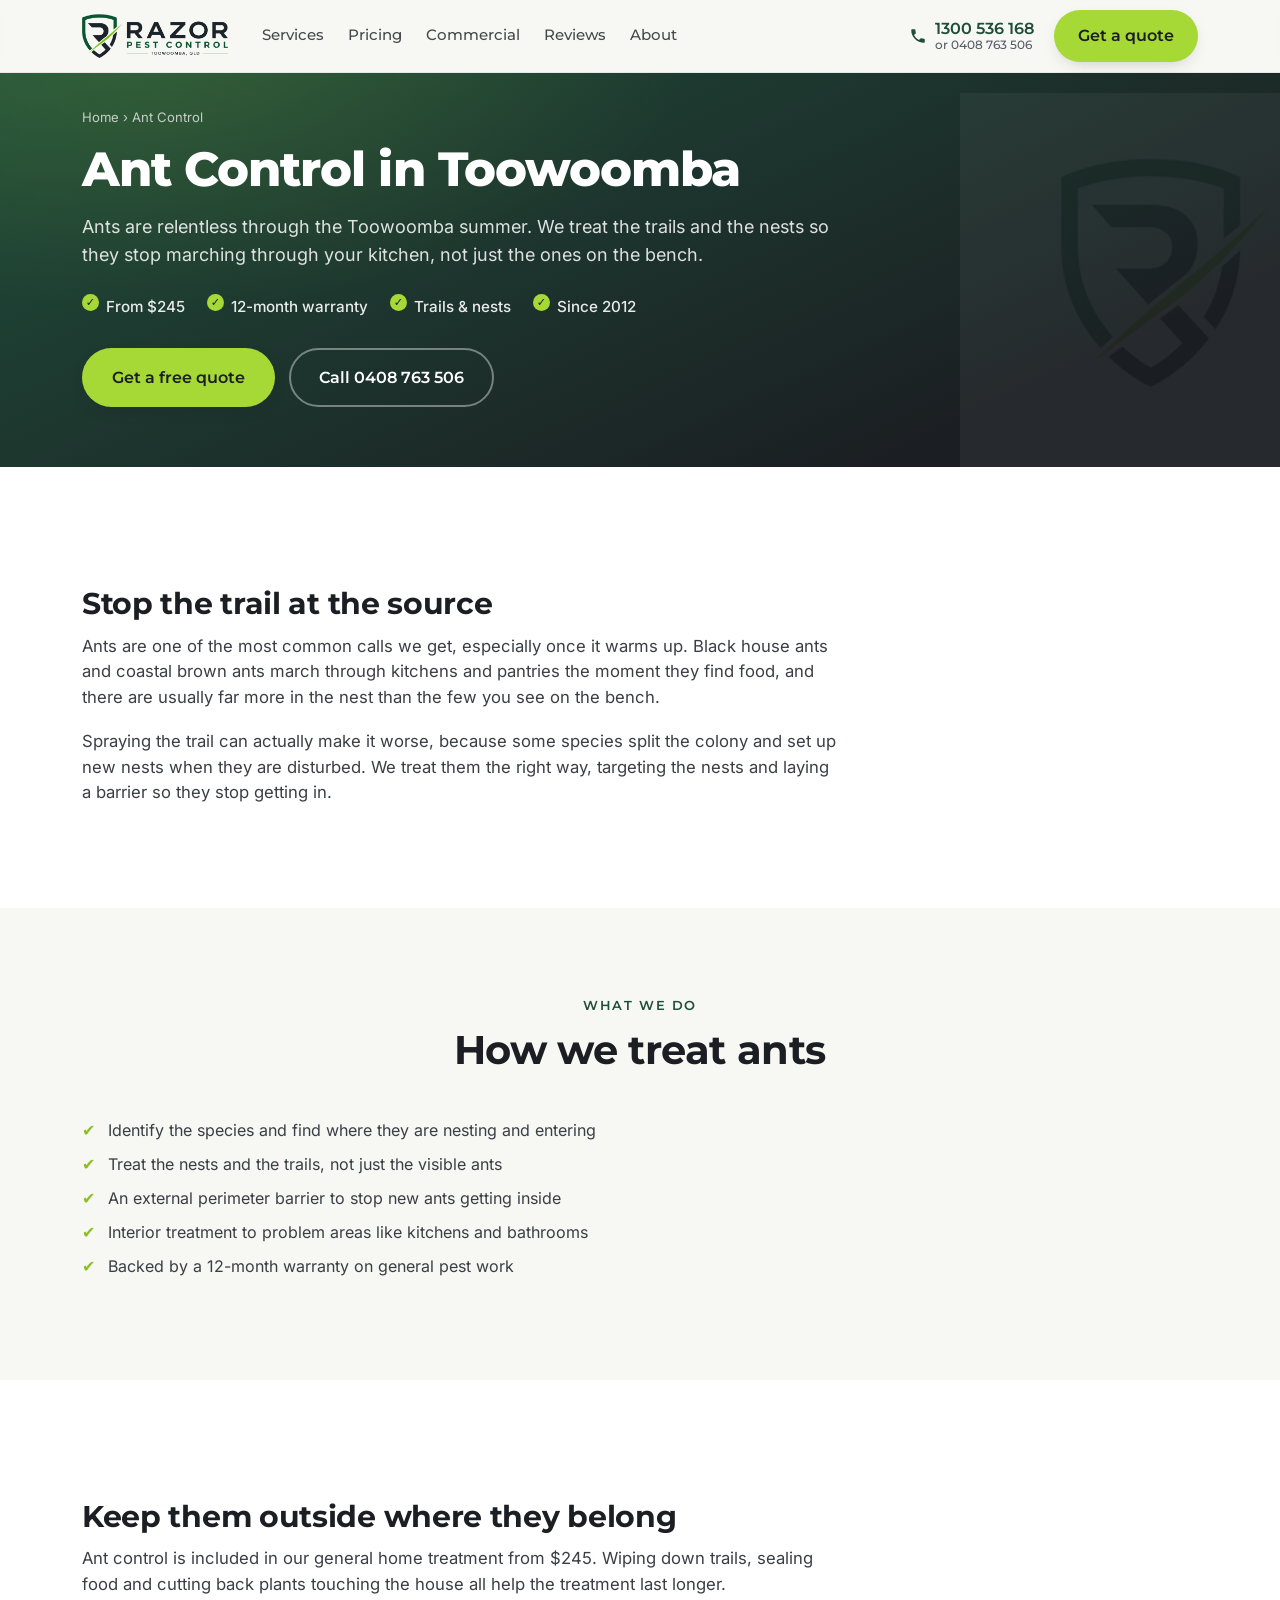
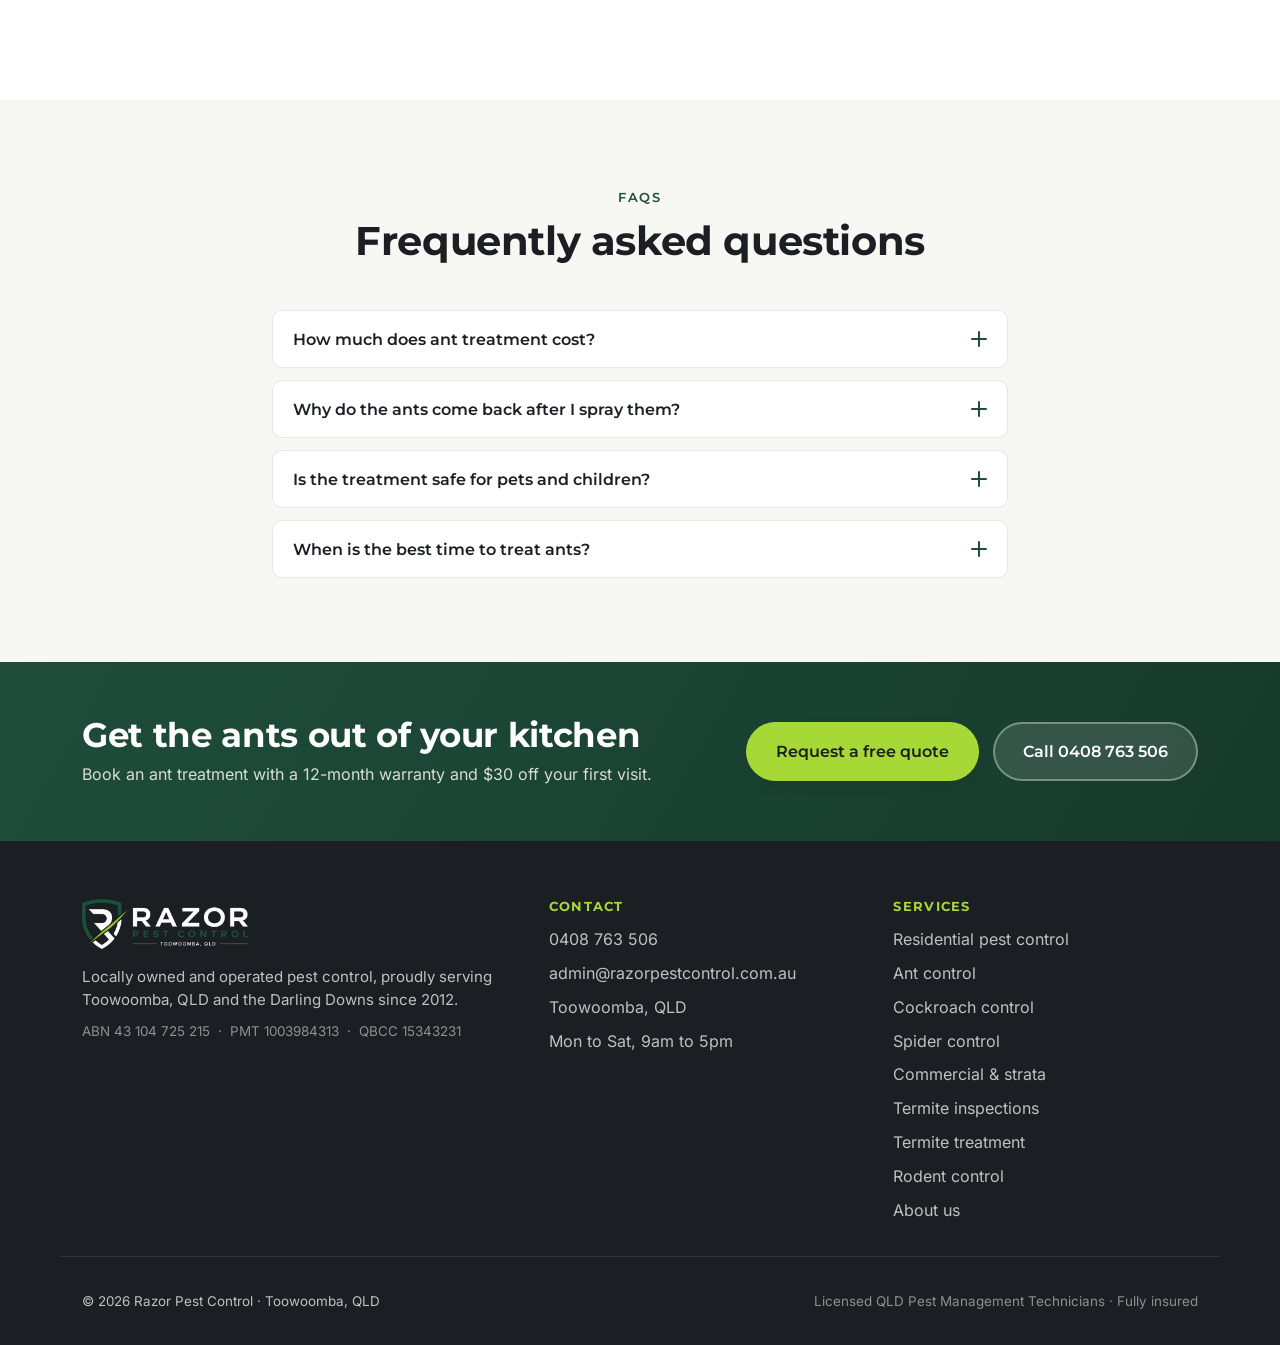
<file: ant-control/index.html>
<!doctype html>
<html lang="en-AU">
<head>
  <meta charset="utf-8" />
  <meta name="viewport" content="width=device-width, initial-scale=1" />
  <title>Ant Control Toowoomba | Razor Pest Control</title>
  <meta name="description" content="Ant treatment in Toowoomba. We treat the trails and the nests so ants stop marching through your kitchen, with a 12-month warranty. From $245." />
  <meta name="theme-color" content="#1F4D3A" />

  <!-- Google tag (gtag.js) -->
  <script async src="https://www.googletagmanager.com/gtag/js?id=AW-18346114707"></script>
  <script>
    window.dataLayer = window.dataLayer || [];
    function gtag(){dataLayer.push(arguments);}
    gtag('js', new Date());
    gtag('config', 'AW-18346114707');
  </script>
  <link rel="icon" href="/favicon.svg" type="image/svg+xml" />
  <link rel="apple-touch-icon" href="/assets/apple-touch-icon.png" />
  <link rel="canonical" href="https://razorpestcontrol.com.au/ant-control/" />
  <meta property="og:type" content="website" />
  <meta property="og:site_name" content="Razor Pest Control" />
  <meta property="og:locale" content="en_AU" />
  <meta property="og:title" content="Ant Control Toowoomba | Razor Pest Control" />
  <meta property="og:description" content="Ant treatment in Toowoomba. We treat the trails and the nests so ants stop marching through your kitchen, with a 12-month warranty. From $245." />
  <meta property="og:url" content="https://razorpestcontrol.com.au/ant-control/" />
  <meta property="og:image" content="https://razorpestcontrol.com.au/assets/og-image.jpg" />
  <meta name="twitter:card" content="summary_large_image" />
  <meta name="twitter:title" content="Ant Control Toowoomba | Razor Pest Control" />
  <meta name="twitter:description" content="Ant treatment in Toowoomba. We treat the trails and the nests so ants stop marching through your kitchen, with a 12-month warranty. From $245." />
  <meta name="twitter:image" content="https://razorpestcontrol.com.au/assets/og-image.jpg" />
  <link rel="preconnect" href="https://razor-pest-control-app.onrender.com" crossorigin />
  <link rel="preload" as="font" type="font/woff2" href="/assets/fonts/montserrat-latin.woff2" crossorigin />
  <link rel="preload" as="font" type="font/woff2" href="/assets/fonts/inter-latin.woff2" crossorigin />
  <link rel="stylesheet" href="/styles.css" />
  <script type="application/ld+json">
  {"@context": "https://schema.org", "@type": "BreadcrumbList", "itemListElement": [{"@type": "ListItem", "position": 1, "name": "Home", "item": "https://razorpestcontrol.com.au/"}, {"@type": "ListItem", "position": 2, "name": "Ant Control", "item": "https://razorpestcontrol.com.au/ant-control/"}]}
  </script>
  <script type="application/ld+json">
  {"@context": "https://schema.org", "@type": "Service", "serviceType": "Ant Control", "name": "Ant Control", "url": "https://razorpestcontrol.com.au/ant-control/", "description": "Ant treatment in Toowoomba. We treat the trails and the nests so ants stop marching through your kitchen, with a 12-month warranty. From $245.", "provider": {"@type": "PestControlService", "@id": "https://razorpestcontrol.com.au/#business", "name": "Razor Pest Control", "telephone": "+61408763506", "url": "https://razorpestcontrol.com.au/"}, "areaServed": [{"@type": "City", "name": "Toowoomba"}, {"@type": "City", "name": "Highfields"}, {"@type": "City", "name": "Glenvale"}, {"@type": "City", "name": "Rangeville"}, {"@type": "City", "name": "Gatton"}, {"@type": "City", "name": "Warwick"}, {"@type": "City", "name": "Oakey"}, {"@type": "City", "name": "Pittsworth"}], "offers": {"@type": "Offer", "priceCurrency": "AUD", "price": "245"}}
  </script>
  <script type="application/ld+json">
  {"@context": "https://schema.org", "@type": "FAQPage", "mainEntity": [{"@type": "Question", "name": "How much does ant treatment cost?", "acceptedAnswer": {"@type": "Answer", "text": "Ant control is part of our general pest treatment from $245 for a standard home, with a 12-month warranty."}}, {"@type": "Question", "name": "Why do the ants come back after I spray them?", "acceptedAnswer": {"@type": "Answer", "text": "Supermarket sprays kill the ants you see but miss the nest, and some species split and spread when disturbed. A proper treatment targets the nest and the entry points."}}, {"@type": "Question", "name": "Is the treatment safe for pets and children?", "acceptedAnswer": {"@type": "Answer", "text": "Yes. We use registered, low-toxicity products and will explain any simple steps for the day."}}, {"@type": "Question", "name": "When is the best time to treat ants?", "acceptedAnswer": {"@type": "Answer", "text": "Ant activity peaks in the warmer months, so spring and summer are the busiest, but we treat ants year round."}}]}
  </script>
</head>
<body>
  <a class="skip" href="#main">Skip to content</a>
  <header class="site-header" id="top">
    <div class="container header-inner">
      <a class="brand" href="/" aria-label="Razor Pest Control home">
        <img src="/assets/logo-horizontal.png" alt="Razor Pest Control, Toowoomba QLD" width="564" height="170" fetchpriority="high" />
      </a>
      <nav class="nav" aria-label="Primary">
        <a href="/#services">Services</a>
        <a href="/#pricing">Pricing</a>
        <a href="/commercial-pest-control/">Commercial</a>
        <a href="/reviews/">Reviews</a>
        <a href="/about/">About</a>
      </nav>
      <div class="header-cta">
        <a class="phone-link" href="tel:+611300536168" aria-label="Call Razor Pest Control on 1300 536 168">
          <svg viewBox="0 0 24 24" aria-hidden="true" class="ico"><path d="M6.6 10.8a15.6 15.6 0 0 0 6.6 6.6l2.2-2.2a1 1 0 0 1 1-.24 11.4 11.4 0 0 0 3.6.58 1 1 0 0 1 1 1V20a1 1 0 0 1-1 1A17 17 0 0 1 3 4a1 1 0 0 1 1-1h3.5a1 1 0 0 1 1 1 11.4 11.4 0 0 0 .58 3.6 1 1 0 0 1-.24 1z"/></svg>
          <span class="phone-nums">1300 536 168<small>or 0408 763 506</small></span>
        </a>
        <a class="btn btn-primary" href="/quote/">Get a quote</a>
      </div>
    </div>
  </header>
  <main id="main">
  <section class="page-hero">
    <div class="container">
      <nav class="breadcrumb" aria-label="Breadcrumb"><a href="/">Home</a> &rsaquo; <span>Ant Control</span></nav>
      <h1>Ant Control in Toowoomba</h1>
      <p class="lead">Ants are relentless through the Toowoomba summer. We treat the trails and the nests so they stop marching through your kitchen, not just the ones on the bench.</p>
      <ul class="trust-row">
        <li>From $<span data-price="general">245</span></li>
        <li>12-month warranty</li>
        <li>Trails &amp; nests</li>
        <li>Since 2012</li>
      </ul>
      <div class="hero-actions">
        <a class="btn btn-primary btn-lg" href="/quote/">Get a free quote</a>
        <a class="btn btn-ghost btn-lg" href="tel:+61408763506">Call 0408 763 506</a>
      </div>
    </div>
  </section>
    <section class="section" style="background:var(--white)">
      <div class="container">
        <div class="prose">
          <h2>Stop the trail at the source</h2>
          <p>Ants are one of the most common calls we get, especially once it warms up. Black house ants and coastal brown ants march through kitchens and pantries the moment they find food, and there are usually far more in the nest than the few you see on the bench.</p>
          <p>Spraying the trail can actually make it worse, because some species split the colony and set up new nests when they are disturbed. We treat them the right way, targeting the nests and laying a barrier so they stop getting in.</p>
        </div>
      </div>
    </section>
    <section class="section" style="background:var(--offwhite)">
      <div class="container">
        <div class="section-head"><p class="eyebrow">What we do</p><h2>How we treat ants</h2></div>        <div class="prose">
          <ul><li>Identify the species and find where they are nesting and entering</li><li>Treat the nests and the trails, not just the visible ants</li><li>An external perimeter barrier to stop new ants getting inside</li><li>Interior treatment to problem areas like kitchens and bathrooms</li><li>Backed by a 12-month warranty on general pest work</li></ul>
        </div>
      </div>
    </section>
    <section class="section" style="background:var(--white)">
      <div class="container">
        <div class="prose">
          <h2>Keep them outside where they belong</h2>
          <p>Ant control is included in our <a href="/residential-pest-control/">general home treatment</a> from $<span data-price="general">245</span>. Wiping down trails, sealing food and cutting back plants touching the house all help the treatment last longer.</p>
        </div>
      </div>
    </section>
  <section class="faq section" style="background:var(--offwhite)">
    <div class="container faq-inner">
      <div class="section-head"><p class="eyebrow">FAQs</p><h2>Frequently asked questions</h2></div>
      <div class="accordion">
          <div class="acc-item">
            <button class="acc-q" id="ant-control-q1" aria-expanded="false" aria-controls="ant-control-a1">How much does ant treatment cost?<span class="acc-ico" aria-hidden="true"></span></button>
            <div class="acc-a" id="ant-control-a1" role="region" aria-labelledby="ant-control-q1" aria-hidden="true"><p>Ant control is part of our general pest treatment from $<span data-price="general">245</span> for a standard home, with a 12-month warranty.</p></div>
          </div>
          <div class="acc-item">
            <button class="acc-q" id="ant-control-q2" aria-expanded="false" aria-controls="ant-control-a2">Why do the ants come back after I spray them?<span class="acc-ico" aria-hidden="true"></span></button>
            <div class="acc-a" id="ant-control-a2" role="region" aria-labelledby="ant-control-q2" aria-hidden="true"><p>Supermarket sprays kill the ants you see but miss the nest, and some species split and spread when disturbed. A proper treatment targets the nest and the entry points.</p></div>
          </div>
          <div class="acc-item">
            <button class="acc-q" id="ant-control-q3" aria-expanded="false" aria-controls="ant-control-a3">Is the treatment safe for pets and children?<span class="acc-ico" aria-hidden="true"></span></button>
            <div class="acc-a" id="ant-control-a3" role="region" aria-labelledby="ant-control-q3" aria-hidden="true"><p>Yes. We use registered, low-toxicity products and will explain any simple steps for the day.</p></div>
          </div>
          <div class="acc-item">
            <button class="acc-q" id="ant-control-q4" aria-expanded="false" aria-controls="ant-control-a4">When is the best time to treat ants?<span class="acc-ico" aria-hidden="true"></span></button>
            <div class="acc-a" id="ant-control-a4" role="region" aria-labelledby="ant-control-q4" aria-hidden="true"><p>Ant activity peaks in the warmer months, so spring and summer are the busiest, but we treat ants year round.</p></div>
          </div>
      </div>
    </div>
  </section>
  <section class="final-cta">
    <div class="container final-inner">
      <div><h2>Get the ants out of your kitchen</h2><p>Book an ant treatment with a 12-month warranty and $<span data-price="firstOff">30</span> off your first visit.</p></div>
      <div class="final-actions">
        <a class="btn btn-primary btn-lg" href="/quote/">Request a free quote</a>
        <a class="btn btn-ghost-light btn-lg" href="tel:+61408763506">Call 0408 763 506</a>
      </div>
    </div>
  </section>
  </main>
  <footer class="site-footer">
    <div class="container footer-grid">
      <div class="footer-brand">
        <img src="/assets/logo-horizontal-dark.png" alt="Razor Pest Control logo" width="564" height="170" loading="lazy" decoding="async" />
        <p>Locally owned and operated pest control, proudly serving Toowoomba, QLD and the Darling Downs since 2012.</p>
        <p class="footer-abn">ABN 43 104 725 215 &nbsp;&middot;&nbsp; PMT 1003984313 &nbsp;&middot;&nbsp; QBCC 15343231</p>
      </div>
      <div class="footer-col">
        <h3>Contact</h3>
        <ul>
          <li><a href="tel:+61408763506">0408 763 506</a></li>
          <li><a href="mailto:admin@razorpestcontrol.com.au">admin@razorpestcontrol.com.au</a></li>
          <li>Toowoomba, QLD</li>
          <li>Mon to Sat, 9am to 5pm</li>
        </ul>
      </div>
      <div class="footer-col">
        <h3>Services</h3>
        <ul>
          <li><a href="/residential-pest-control/">Residential pest control</a></li>
          <li><a href="/ant-control/">Ant control</a></li>
          <li><a href="/cockroach-control/">Cockroach control</a></li>
          <li><a href="/spider-control/">Spider control</a></li>
          <li><a href="/commercial-pest-control/">Commercial &amp; strata</a></li>
          <li><a href="/termite-inspections-toowoomba/">Termite inspections</a></li>
          <li><a href="/termite-treatment-toowoomba/">Termite treatment</a></li>
          <li><a href="/rodent-control/">Rodent control</a></li>
          <li><a href="/about/">About us</a></li>
        </ul>
      </div>
    </div>
    <div class="container footer-bar">
      <p>&copy; <span id="year"></span> Razor Pest Control &middot; Toowoomba, QLD</p>
      <p class="muted">Licensed QLD Pest Management Technicians &middot; Fully insured</p>
    </div>
  </footer>

  <div class="mobile-bar">
    <a class="btn btn-ghost-light" href="tel:+61408763506" aria-label="Call Razor Pest Control on 0408 763 506">Call</a>
    <a class="btn btn-primary" href="/quote/">Get a quote</a>
  </div>

  <script src="/pages.js"></script>
</body>
</html>
</file>
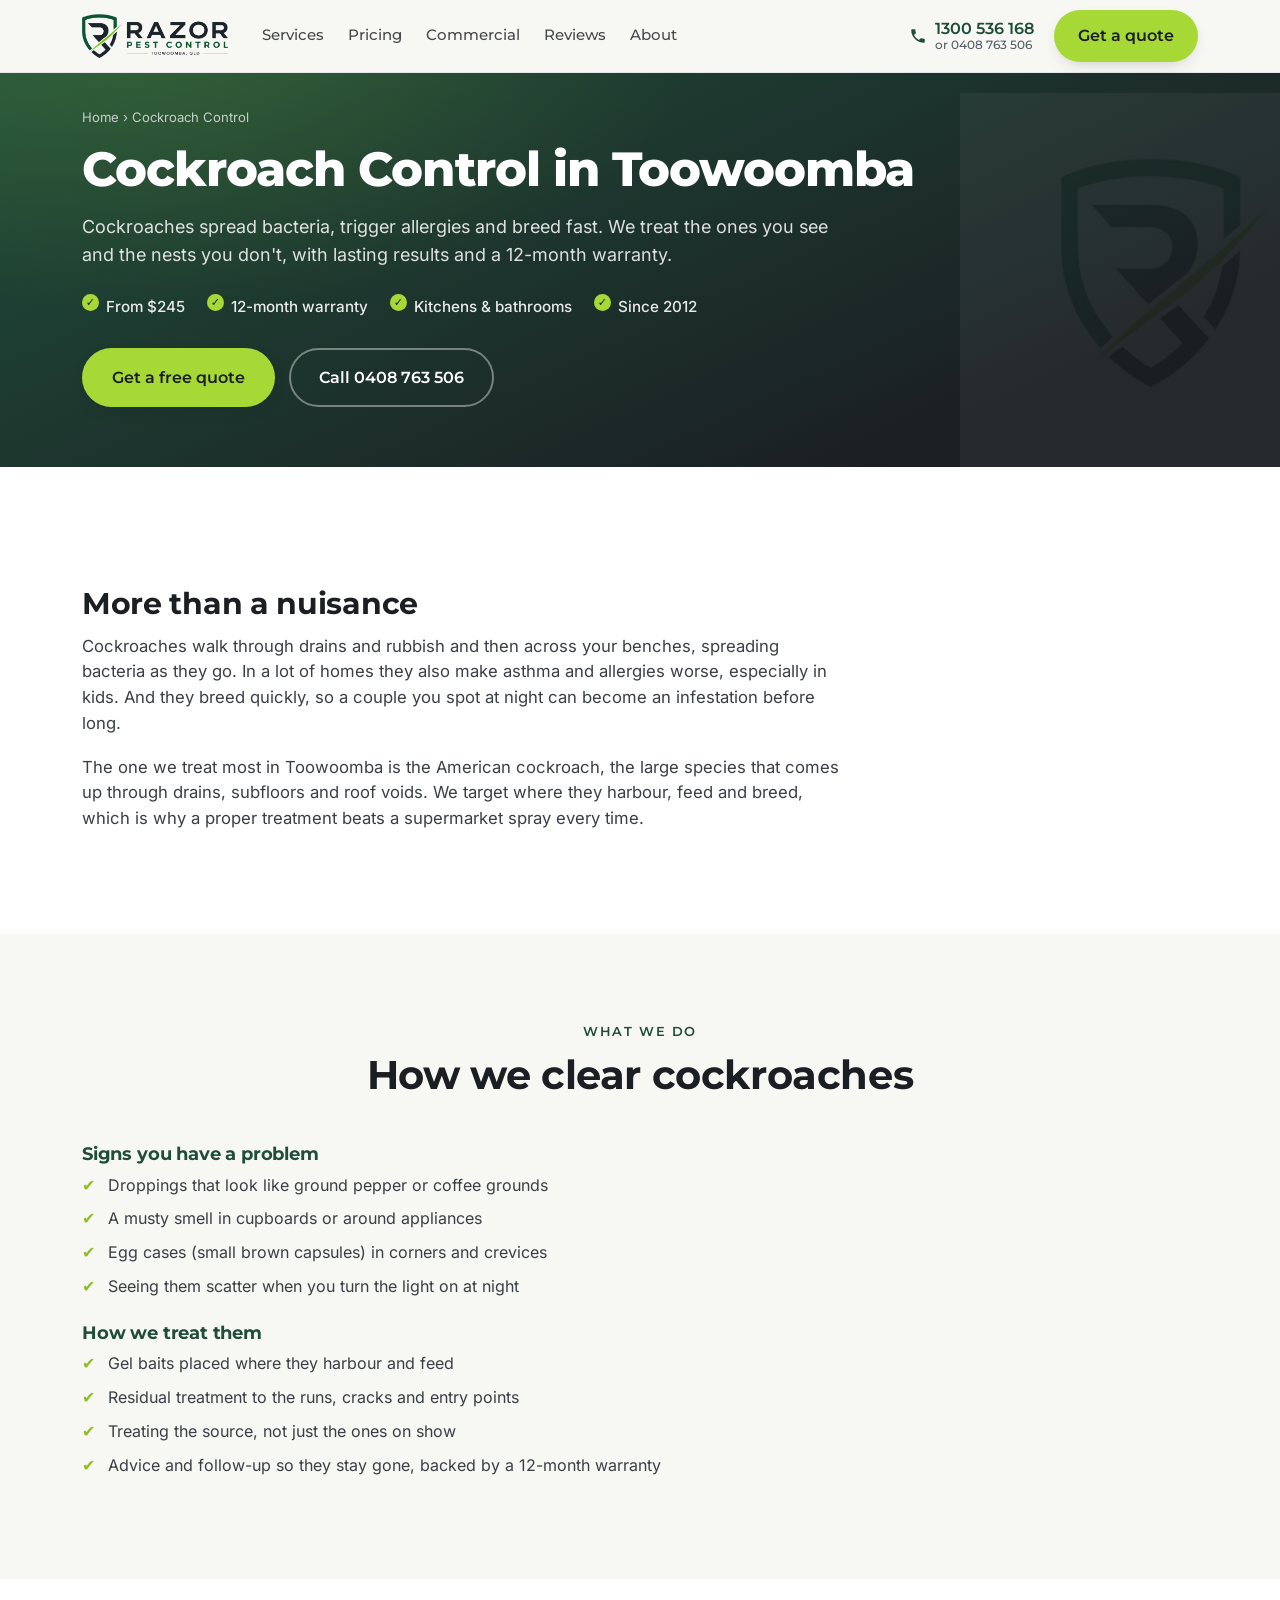
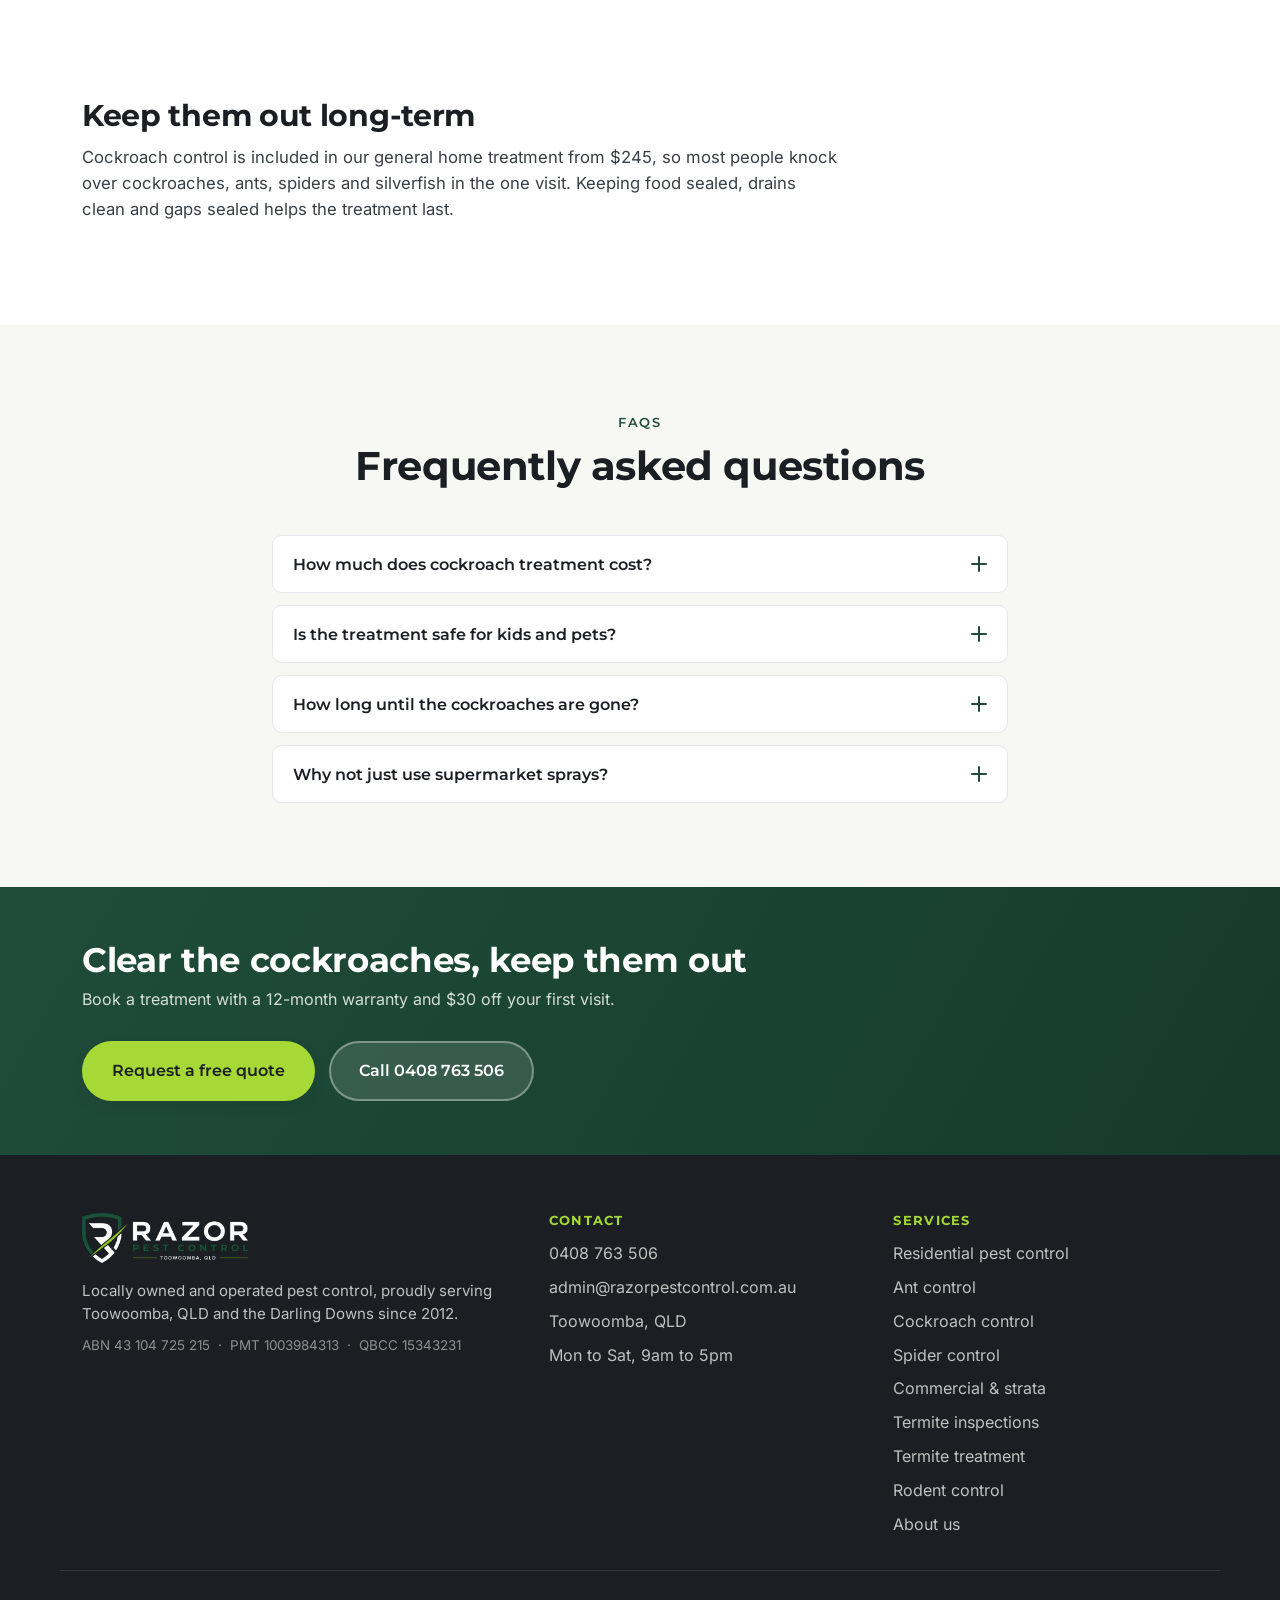
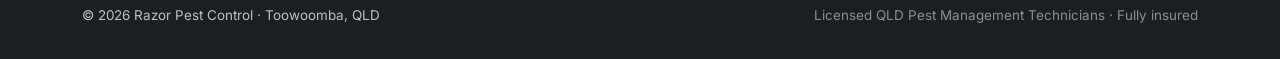
<file: cockroach-control/index.html>
<!doctype html>
<html lang="en-AU">
<head>
  <meta charset="utf-8" />
  <meta name="viewport" content="width=device-width, initial-scale=1" />
  <title>Cockroach Control Toowoomba | Razor Pest Control</title>
  <meta name="description" content="Cockroach treatment in Toowoomba. Gel, bait and residual treatments that clear cockroaches and keep them out, with a 12-month warranty. Book online from $245." />
  <meta name="theme-color" content="#1F4D3A" />

  <!-- Google tag (gtag.js) -->
  <script async src="https://www.googletagmanager.com/gtag/js?id=AW-18346114707"></script>
  <script>
    window.dataLayer = window.dataLayer || [];
    function gtag(){dataLayer.push(arguments);}
    gtag('js', new Date());
    gtag('config', 'AW-18346114707');
  </script>
  <link rel="icon" href="/favicon.svg" type="image/svg+xml" />
  <link rel="apple-touch-icon" href="/assets/apple-touch-icon.png" />
  <link rel="canonical" href="https://razorpestcontrol.com.au/cockroach-control/" />
  <meta property="og:type" content="website" />
  <meta property="og:site_name" content="Razor Pest Control" />
  <meta property="og:locale" content="en_AU" />
  <meta property="og:title" content="Cockroach Control Toowoomba | Razor Pest Control" />
  <meta property="og:description" content="Cockroach treatment in Toowoomba. Gel, bait and residual treatments that clear cockroaches and keep them out, with a 12-month warranty. Book online from $245." />
  <meta property="og:url" content="https://razorpestcontrol.com.au/cockroach-control/" />
  <meta property="og:image" content="https://razorpestcontrol.com.au/assets/og-image.jpg" />
  <meta name="twitter:card" content="summary_large_image" />
  <meta name="twitter:title" content="Cockroach Control Toowoomba | Razor Pest Control" />
  <meta name="twitter:description" content="Cockroach treatment in Toowoomba. Gel, bait and residual treatments that clear cockroaches and keep them out, with a 12-month warranty. Book online from $245." />
  <meta name="twitter:image" content="https://razorpestcontrol.com.au/assets/og-image.jpg" />
  <link rel="preconnect" href="https://razor-pest-control-app.onrender.com" crossorigin />
  <link rel="preload" as="font" type="font/woff2" href="/assets/fonts/montserrat-latin.woff2" crossorigin />
  <link rel="preload" as="font" type="font/woff2" href="/assets/fonts/inter-latin.woff2" crossorigin />
  <link rel="stylesheet" href="/styles.css" />
  <script type="application/ld+json">
  {"@context": "https://schema.org", "@type": "BreadcrumbList", "itemListElement": [{"@type": "ListItem", "position": 1, "name": "Home", "item": "https://razorpestcontrol.com.au/"}, {"@type": "ListItem", "position": 2, "name": "Cockroach Control", "item": "https://razorpestcontrol.com.au/cockroach-control/"}]}
  </script>
  <script type="application/ld+json">
  {"@context": "https://schema.org", "@type": "Service", "serviceType": "Cockroach Control", "name": "Cockroach Control", "url": "https://razorpestcontrol.com.au/cockroach-control/", "description": "Cockroach treatment in Toowoomba. Gel, bait and residual treatments that clear cockroaches and keep them out, with a 12-month warranty. Book online from $245.", "provider": {"@type": "PestControlService", "@id": "https://razorpestcontrol.com.au/#business", "name": "Razor Pest Control", "telephone": "+61408763506", "url": "https://razorpestcontrol.com.au/"}, "areaServed": [{"@type": "City", "name": "Toowoomba"}, {"@type": "City", "name": "Highfields"}, {"@type": "City", "name": "Glenvale"}, {"@type": "City", "name": "Rangeville"}, {"@type": "City", "name": "Gatton"}, {"@type": "City", "name": "Warwick"}, {"@type": "City", "name": "Oakey"}, {"@type": "City", "name": "Pittsworth"}], "offers": {"@type": "Offer", "priceCurrency": "AUD", "price": "245"}}
  </script>
  <script type="application/ld+json">
  {"@context": "https://schema.org", "@type": "FAQPage", "mainEntity": [{"@type": "Question", "name": "How much does cockroach treatment cost?", "acceptedAnswer": {"@type": "Answer", "text": "Cockroach control is part of our general pest treatment from $245 for a standard home, with a 12-month warranty. Heavier infestations may need a follow-up, which we will always explain up front."}}, {"@type": "Question", "name": "Is the treatment safe for kids and pets?", "acceptedAnswer": {"@type": "Answer", "text": "Yes. We use registered, low-toxicity products and gels placed out of reach, and we will let you know any simple precautions for the day."}}, {"@type": "Question", "name": "How long until the cockroaches are gone?", "acceptedAnswer": {"@type": "Answer", "text": "You will usually see numbers drop within days. Heavier infestations can take a little longer to fully clear as the treatment works through the population."}}, {"@type": "Question", "name": "Why not just use supermarket sprays?", "acceptedAnswer": {"@type": "Answer", "text": "Surface sprays often scatter cockroaches and miss the nest, which can make it worse. A targeted gel and residual treatment deals with the source."}}]}
  </script>
</head>
<body>
  <a class="skip" href="#main">Skip to content</a>
  <header class="site-header" id="top">
    <div class="container header-inner">
      <a class="brand" href="/" aria-label="Razor Pest Control home">
        <img src="/assets/logo-horizontal.png" alt="Razor Pest Control, Toowoomba QLD" width="564" height="170" fetchpriority="high" />
      </a>
      <nav class="nav" aria-label="Primary">
        <a href="/#services">Services</a>
        <a href="/#pricing">Pricing</a>
        <a href="/commercial-pest-control/">Commercial</a>
        <a href="/reviews/">Reviews</a>
        <a href="/about/">About</a>
      </nav>
      <div class="header-cta">
        <a class="phone-link" href="tel:+611300536168" aria-label="Call Razor Pest Control on 1300 536 168">
          <svg viewBox="0 0 24 24" aria-hidden="true" class="ico"><path d="M6.6 10.8a15.6 15.6 0 0 0 6.6 6.6l2.2-2.2a1 1 0 0 1 1-.24 11.4 11.4 0 0 0 3.6.58 1 1 0 0 1 1 1V20a1 1 0 0 1-1 1A17 17 0 0 1 3 4a1 1 0 0 1 1-1h3.5a1 1 0 0 1 1 1 11.4 11.4 0 0 0 .58 3.6 1 1 0 0 1-.24 1z"/></svg>
          <span class="phone-nums">1300 536 168<small>or 0408 763 506</small></span>
        </a>
        <a class="btn btn-primary" href="/quote/">Get a quote</a>
      </div>
    </div>
  </header>
  <main id="main">
  <section class="page-hero">
    <div class="container">
      <nav class="breadcrumb" aria-label="Breadcrumb"><a href="/">Home</a> &rsaquo; <span>Cockroach Control</span></nav>
      <h1>Cockroach Control in Toowoomba</h1>
      <p class="lead">Cockroaches spread bacteria, trigger allergies and breed fast. We treat the ones you see and the nests you don't, with lasting results and a 12-month warranty.</p>
      <ul class="trust-row">
        <li>From $<span data-price="general">245</span></li>
        <li>12-month warranty</li>
        <li>Kitchens &amp; bathrooms</li>
        <li>Since 2012</li>
      </ul>
      <div class="hero-actions">
        <a class="btn btn-primary btn-lg" href="/quote/">Get a free quote</a>
        <a class="btn btn-ghost btn-lg" href="tel:+61408763506">Call 0408 763 506</a>
      </div>
    </div>
  </section>
    <section class="section" style="background:var(--white)">
      <div class="container">
        <div class="prose">
          <h2>More than a nuisance</h2>
          <p>Cockroaches walk through drains and rubbish and then across your benches, spreading bacteria as they go. In a lot of homes they also make asthma and allergies worse, especially in kids. And they breed quickly, so a couple you spot at night can become an infestation before long.</p>
          <p>The one we treat most in Toowoomba is the American cockroach, the large species that comes up through drains, subfloors and roof voids. We target where they harbour, feed and breed, which is why a proper treatment beats a supermarket spray every time.</p>
        </div>
      </div>
    </section>
    <section class="section" style="background:var(--offwhite)">
      <div class="container">
        <div class="section-head"><p class="eyebrow">What we do</p><h2>How we clear cockroaches</h2></div>        <div class="prose">
          <h3>Signs you have a problem</h3>
          <ul><li>Droppings that look like ground pepper or coffee grounds</li><li>A musty smell in cupboards or around appliances</li><li>Egg cases (small brown capsules) in corners and crevices</li><li>Seeing them scatter when you turn the light on at night</li></ul>
          <h3>How we treat them</h3>
          <ul><li>Gel baits placed where they harbour and feed</li><li>Residual treatment to the runs, cracks and entry points</li><li>Treating the source, not just the ones on show</li><li>Advice and follow-up so they stay gone, backed by a 12-month warranty</li></ul>
        </div>
      </div>
    </section>
    <section class="section" style="background:var(--white)">
      <div class="container">
        <div class="prose">
          <h2>Keep them out long-term</h2>
          <p>Cockroach control is included in our <a href="/residential-pest-control/">general home treatment</a> from $<span data-price="general">245</span>, so most people knock over cockroaches, ants, spiders and silverfish in the one visit. Keeping food sealed, drains clean and gaps sealed helps the treatment last.</p>
        </div>
      </div>
    </section>
  <section class="faq section" style="background:var(--offwhite)">
    <div class="container faq-inner">
      <div class="section-head"><p class="eyebrow">FAQs</p><h2>Frequently asked questions</h2></div>
      <div class="accordion">
          <div class="acc-item">
            <button class="acc-q" id="cockroach-control-q1" aria-expanded="false" aria-controls="cockroach-control-a1">How much does cockroach treatment cost?<span class="acc-ico" aria-hidden="true"></span></button>
            <div class="acc-a" id="cockroach-control-a1" role="region" aria-labelledby="cockroach-control-q1" aria-hidden="true"><p>Cockroach control is part of our general pest treatment from $<span data-price="general">245</span> for a standard home, with a 12-month warranty. Heavier infestations may need a follow-up, which we will always explain up front.</p></div>
          </div>
          <div class="acc-item">
            <button class="acc-q" id="cockroach-control-q2" aria-expanded="false" aria-controls="cockroach-control-a2">Is the treatment safe for kids and pets?<span class="acc-ico" aria-hidden="true"></span></button>
            <div class="acc-a" id="cockroach-control-a2" role="region" aria-labelledby="cockroach-control-q2" aria-hidden="true"><p>Yes. We use registered, low-toxicity products and gels placed out of reach, and we will let you know any simple precautions for the day.</p></div>
          </div>
          <div class="acc-item">
            <button class="acc-q" id="cockroach-control-q3" aria-expanded="false" aria-controls="cockroach-control-a3">How long until the cockroaches are gone?<span class="acc-ico" aria-hidden="true"></span></button>
            <div class="acc-a" id="cockroach-control-a3" role="region" aria-labelledby="cockroach-control-q3" aria-hidden="true"><p>You will usually see numbers drop within days. Heavier infestations can take a little longer to fully clear as the treatment works through the population.</p></div>
          </div>
          <div class="acc-item">
            <button class="acc-q" id="cockroach-control-q4" aria-expanded="false" aria-controls="cockroach-control-a4">Why not just use supermarket sprays?<span class="acc-ico" aria-hidden="true"></span></button>
            <div class="acc-a" id="cockroach-control-a4" role="region" aria-labelledby="cockroach-control-q4" aria-hidden="true"><p>Surface sprays often scatter cockroaches and miss the nest, which can make it worse. A targeted gel and residual treatment deals with the source.</p></div>
          </div>
      </div>
    </div>
  </section>
  <section class="final-cta">
    <div class="container final-inner">
      <div><h2>Clear the cockroaches, keep them out</h2><p>Book a treatment with a 12-month warranty and $<span data-price="firstOff">30</span> off your first visit.</p></div>
      <div class="final-actions">
        <a class="btn btn-primary btn-lg" href="/quote/">Request a free quote</a>
        <a class="btn btn-ghost-light btn-lg" href="tel:+61408763506">Call 0408 763 506</a>
      </div>
    </div>
  </section>
  </main>
  <footer class="site-footer">
    <div class="container footer-grid">
      <div class="footer-brand">
        <img src="/assets/logo-horizontal-dark.png" alt="Razor Pest Control logo" width="564" height="170" loading="lazy" decoding="async" />
        <p>Locally owned and operated pest control, proudly serving Toowoomba, QLD and the Darling Downs since 2012.</p>
        <p class="footer-abn">ABN 43 104 725 215 &nbsp;&middot;&nbsp; PMT 1003984313 &nbsp;&middot;&nbsp; QBCC 15343231</p>
      </div>
      <div class="footer-col">
        <h3>Contact</h3>
        <ul>
          <li><a href="tel:+61408763506">0408 763 506</a></li>
          <li><a href="mailto:admin@razorpestcontrol.com.au">admin@razorpestcontrol.com.au</a></li>
          <li>Toowoomba, QLD</li>
          <li>Mon to Sat, 9am to 5pm</li>
        </ul>
      </div>
      <div class="footer-col">
        <h3>Services</h3>
        <ul>
          <li><a href="/residential-pest-control/">Residential pest control</a></li>
          <li><a href="/ant-control/">Ant control</a></li>
          <li><a href="/cockroach-control/">Cockroach control</a></li>
          <li><a href="/spider-control/">Spider control</a></li>
          <li><a href="/commercial-pest-control/">Commercial &amp; strata</a></li>
          <li><a href="/termite-inspections-toowoomba/">Termite inspections</a></li>
          <li><a href="/termite-treatment-toowoomba/">Termite treatment</a></li>
          <li><a href="/rodent-control/">Rodent control</a></li>
          <li><a href="/about/">About us</a></li>
        </ul>
      </div>
    </div>
    <div class="container footer-bar">
      <p>&copy; <span id="year"></span> Razor Pest Control &middot; Toowoomba, QLD</p>
      <p class="muted">Licensed QLD Pest Management Technicians &middot; Fully insured</p>
    </div>
  </footer>

  <div class="mobile-bar">
    <a class="btn btn-ghost-light" href="tel:+61408763506" aria-label="Call Razor Pest Control on 0408 763 506">Call</a>
    <a class="btn btn-primary" href="/quote/">Get a quote</a>
  </div>

  <script src="/pages.js"></script>
</body>
</html>
</file>
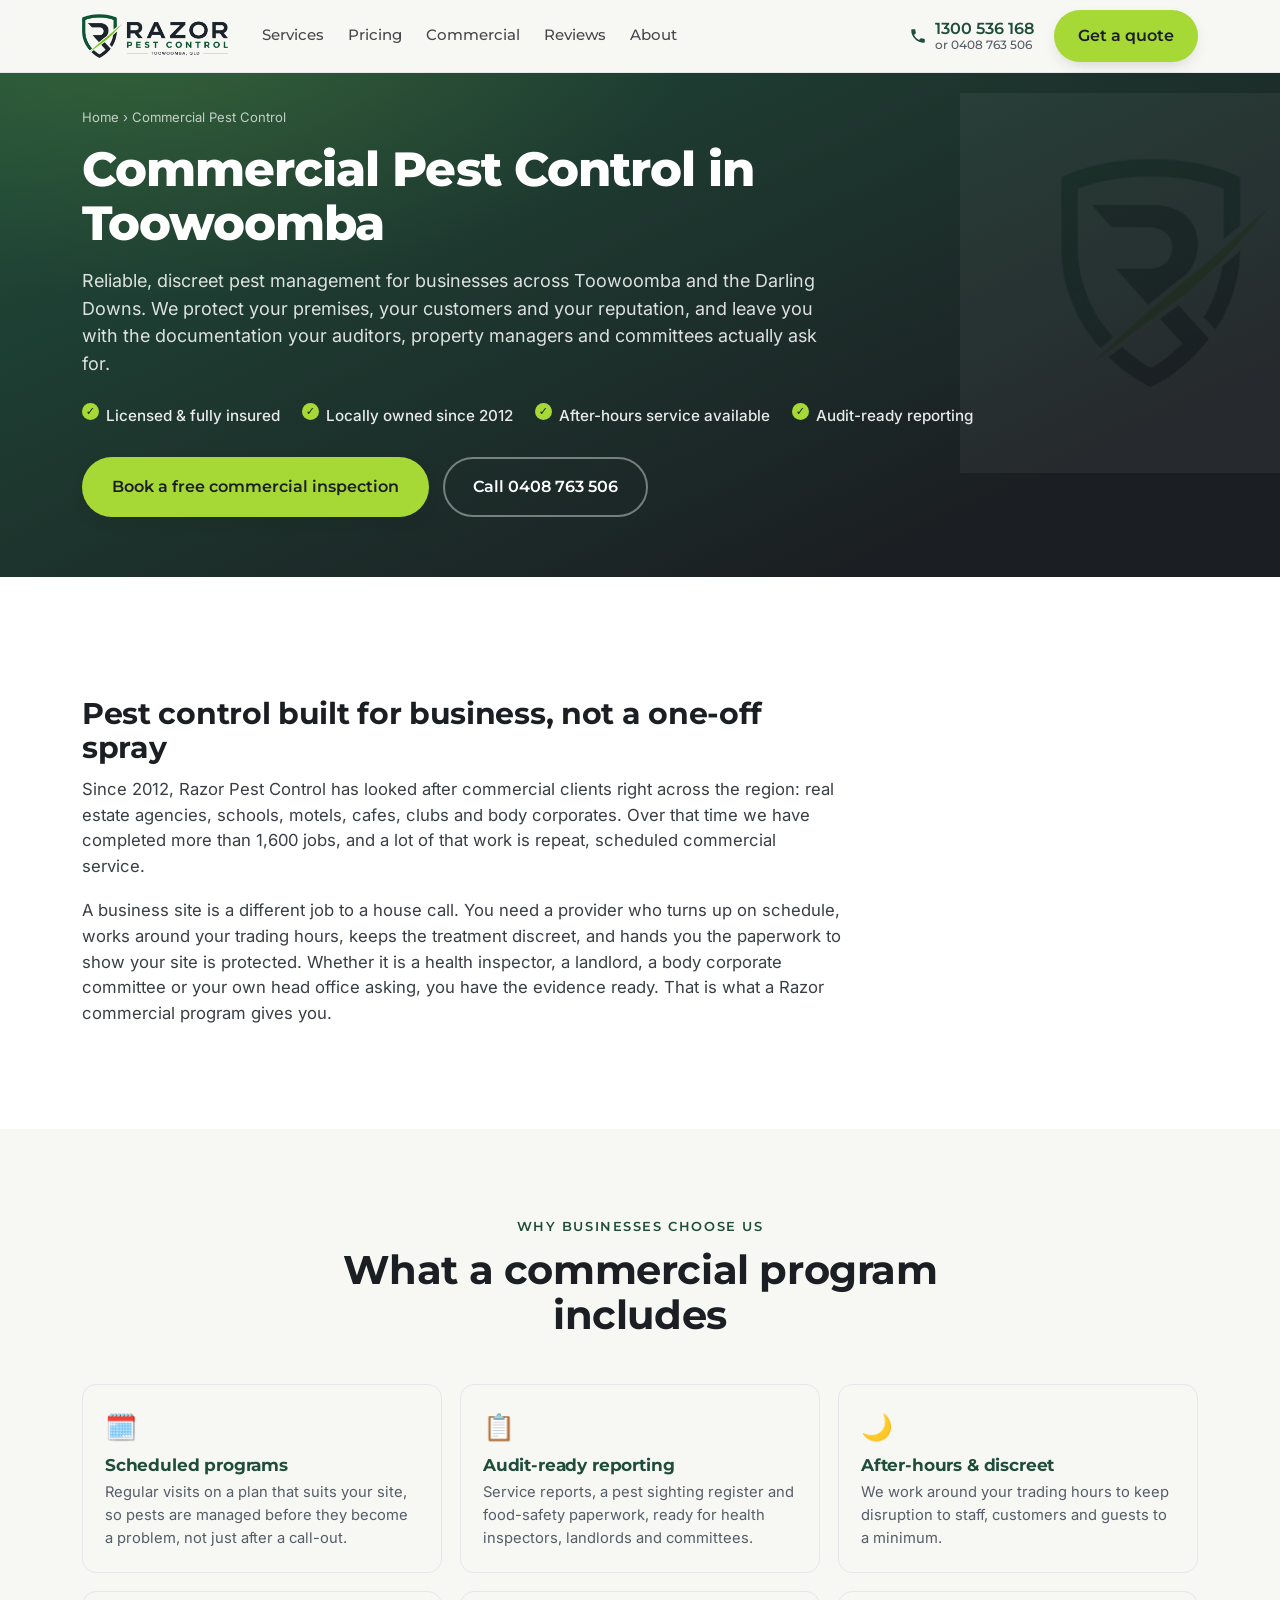
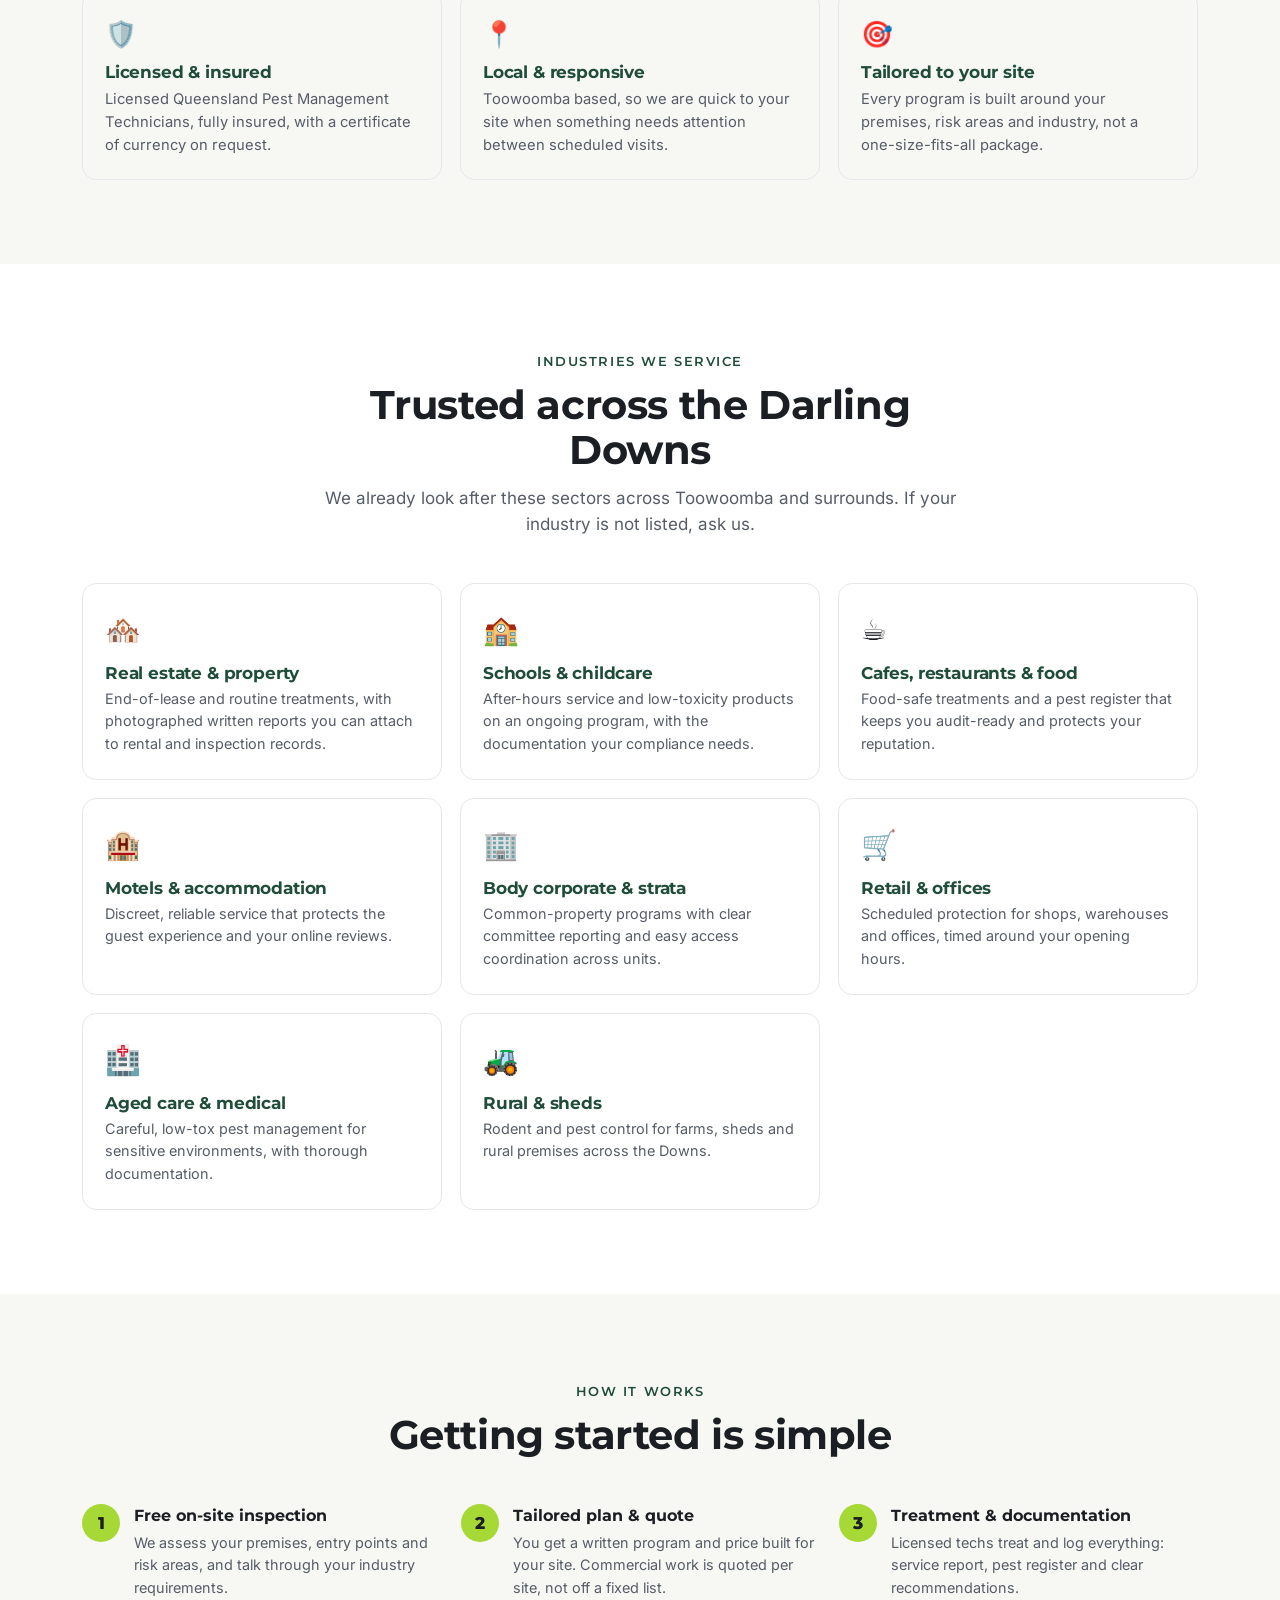
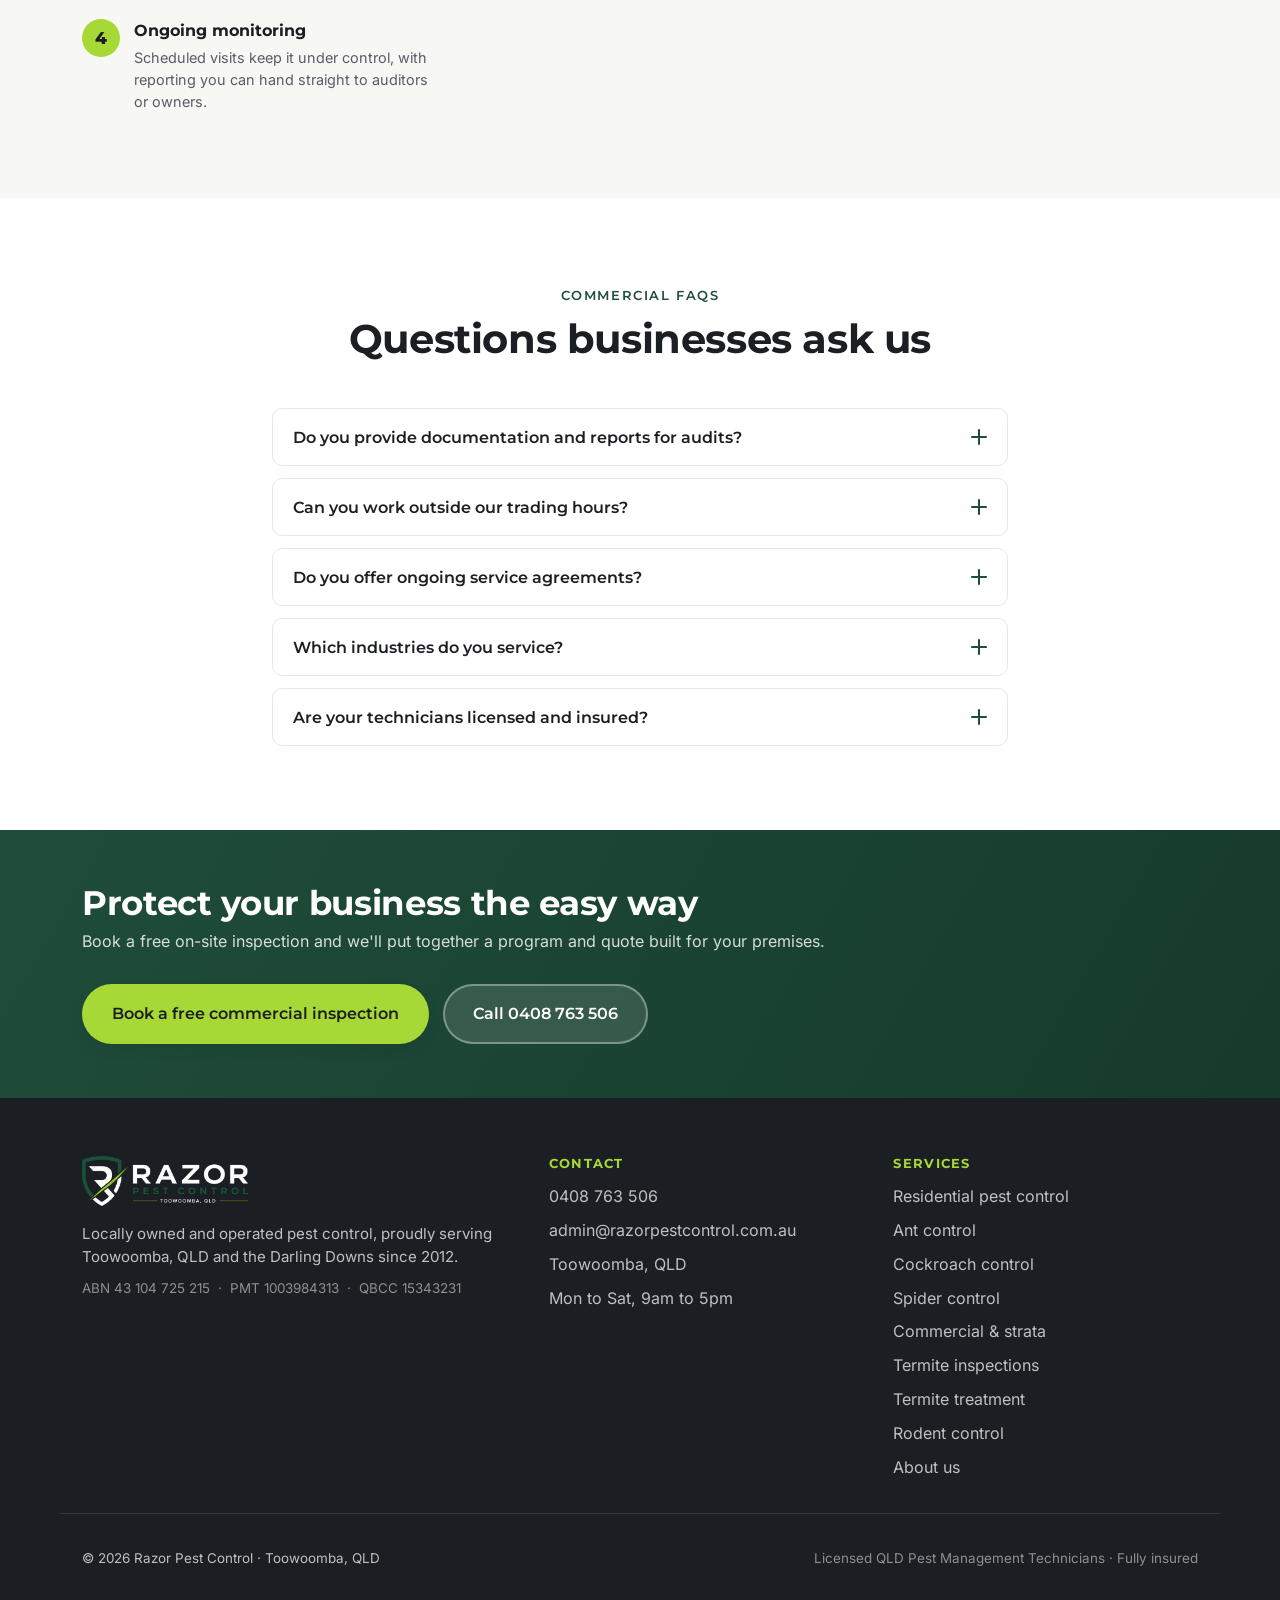
<file: commercial-pest-control/index.html>
<!doctype html>
<html lang="en-AU">
<head>
  <meta charset="utf-8" />
  <meta name="viewport" content="width=device-width, initial-scale=1" />
  <title>Commercial Pest Control Toowoomba | Razor Pest Control</title>
  <meta name="description" content="Commercial pest control in Toowoomba: scheduled programs, audit-ready reports and food-safe treatments. Licensed and local since 2012. Free on-site quote." />
  <meta name="theme-color" content="#1F4D3A" />

  <!-- Google tag (gtag.js) -->
  <script async src="https://www.googletagmanager.com/gtag/js?id=AW-18346114707"></script>
  <script>
    window.dataLayer = window.dataLayer || [];
    function gtag(){dataLayer.push(arguments);}
    gtag('js', new Date());
    gtag('config', 'AW-18346114707');
  </script>
  <link rel="icon" href="/favicon.svg" type="image/svg+xml" />
  <link rel="apple-touch-icon" href="/assets/apple-touch-icon.png" />
  <link rel="canonical" href="https://razorpestcontrol.com.au/commercial-pest-control/" />

  <meta property="og:type" content="website" />
  <meta property="og:site_name" content="Razor Pest Control" />
  <meta property="og:locale" content="en_AU" />
  <meta property="og:title" content="Commercial Pest Control Toowoomba | Razor Pest Control" />
  <meta property="og:description" content="Commercial pest control in Toowoomba: scheduled programs, audit-ready reports and food-safe treatments. Licensed and local since 2012. Free on-site quote." />
  <meta property="og:url" content="https://razorpestcontrol.com.au/commercial-pest-control/" />
  <meta property="og:image" content="https://razorpestcontrol.com.au/assets/og-image.jpg" />
  <meta name="twitter:card" content="summary_large_image" />
  <meta name="twitter:title" content="Commercial Pest Control Toowoomba | Razor Pest Control" />
  <meta name="twitter:description" content="Commercial pest control in Toowoomba: scheduled programs, audit-ready reports and food-safe treatments. Licensed and local since 2012. Free on-site quote." />
  <meta name="twitter:image" content="https://razorpestcontrol.com.au/assets/og-image.jpg" />

  <link rel="preconnect" href="https://razor-pest-control-app.onrender.com" crossorigin />
  <link rel="preload" as="font" type="font/woff2" href="/assets/fonts/montserrat-latin.woff2" crossorigin />
  <link rel="preload" as="font" type="font/woff2" href="/assets/fonts/inter-latin.woff2" crossorigin />

  <link rel="stylesheet" href="/styles.css" />

  <script type="application/ld+json">
  {
    "@context": "https://schema.org",
    "@type": "BreadcrumbList",
    "itemListElement": [
      { "@type": "ListItem", "position": 1, "name": "Home", "item": "https://razorpestcontrol.com.au/" },
      { "@type": "ListItem", "position": 2, "name": "Commercial Pest Control", "item": "https://razorpestcontrol.com.au/commercial-pest-control/" }
    ]
  }
  </script>

  <script type="application/ld+json">
  {
    "@context": "https://schema.org",
    "@type": "Service",
    "serviceType": "Commercial Pest Control",
    "name": "Commercial Pest Control Toowoomba",
    "url": "https://razorpestcontrol.com.au/commercial-pest-control/",
    "description": "Scheduled commercial pest management with audit-ready reporting for businesses across Toowoomba and the Darling Downs, including real estate, schools, hospitality, motels, strata and retail.",
    "provider": {
      "@type": "PestControlService",
      "@id": "https://razorpestcontrol.com.au/#business",
      "name": "Razor Pest Control",
      "telephone": "+61408763506",
      "url": "https://razorpestcontrol.com.au/"
    },
    "areaServed": [
      { "@type": "City", "name": "Toowoomba" },
      { "@type": "City", "name": "Highfields" },
      { "@type": "City", "name": "Gatton" },
      { "@type": "City", "name": "Warwick" },
      { "@type": "City", "name": "Oakey" },
      { "@type": "City", "name": "Pittsworth" }
    ]
  }
  </script>

  <script type="application/ld+json">
  {
    "@context": "https://schema.org",
    "@type": "FAQPage",
    "mainEntity": [
      { "@type": "Question", "name": "Do you provide documentation and reports for audits?", "acceptedAnswer": { "@type": "Answer", "text": "Yes. Every commercial visit comes with a service report, and we can maintain a pest sighting register and food-safety-aligned paperwork so you have the evidence auditors, property managers and committees ask for." } },
      { "@type": "Question", "name": "Can you work outside our trading hours?", "acceptedAnswer": { "@type": "Answer", "text": "Yes. We offer after-hours and early-morning service so treatments happen with minimal disruption to your staff, customers or guests." } },
      { "@type": "Question", "name": "Do you offer ongoing service agreements?", "acceptedAnswer": { "@type": "Answer", "text": "Most commercial clients are on a scheduled program with regular visits, typically monthly or quarterly, priced per site after a free on-site inspection." } },
      { "@type": "Question", "name": "Which industries do you service?", "acceptedAnswer": { "@type": "Answer", "text": "Real estate and property management, schools and childcare, hospitality, cafes and restaurants, motels and accommodation, body corporate and strata, retail, offices, aged care and rural properties." } },
      { "@type": "Question", "name": "Are your technicians licensed and insured?", "acceptedAnswer": { "@type": "Answer", "text": "Yes. We are licensed Queensland Pest Management Technicians and fully insured, with a certificate of currency available on request." } }
    ]
  }
  </script>
</head>
<body>

  <a class="skip" href="#main">Skip to content</a>

  <!-- ============ HEADER ============ -->
  <header class="site-header" id="top">
    <div class="container header-inner">
      <a class="brand" href="/" aria-label="Razor Pest Control home">
        <img src="/assets/logo-horizontal.png" alt="Razor Pest Control, Toowoomba QLD" width="564" height="170" fetchpriority="high" />
      </a>
      <nav class="nav" aria-label="Primary">
        <a href="/#services">Services</a>
        <a href="/#pricing">Pricing</a>
        <a href="/commercial-pest-control/" aria-current="page">Commercial</a>
        <a href="/reviews/">Reviews</a>
        <a href="/about/">About</a>
      </nav>
      <div class="header-cta">
        <a class="phone-link" href="tel:+611300536168" aria-label="Call Razor Pest Control on 1300 536 168">
          <svg viewBox="0 0 24 24" aria-hidden="true" class="ico"><path d="M6.6 10.8a15.6 15.6 0 0 0 6.6 6.6l2.2-2.2a1 1 0 0 1 1-.24 11.4 11.4 0 0 0 3.6.58 1 1 0 0 1 1 1V20a1 1 0 0 1-1 1A17 17 0 0 1 3 4a1 1 0 0 1 1-1h3.5a1 1 0 0 1 1 1 11.4 11.4 0 0 0 .58 3.6 1 1 0 0 1-.24 1z"/></svg>
          <span class="phone-nums">1300 536 168<small>or 0408 763 506</small></span>
        </a>
        <a class="btn btn-primary" href="/quote/">Get a quote</a>
      </div>
    </div>
  </header>
  <main id="main">

  <!-- ============ PAGE HERO ============ -->
  <section class="page-hero">
    <div class="container">
      <nav class="breadcrumb" aria-label="Breadcrumb">
        <a href="/">Home</a> &rsaquo; <span>Commercial Pest Control</span>
      </nav>
      <h1>Commercial Pest Control in Toowoomba</h1>
      <p class="lead">
        Reliable, discreet pest management for businesses across Toowoomba and the Darling Downs.
        We protect your premises, your customers and your reputation, and leave you with the
        documentation your auditors, property managers and committees actually ask for.
      </p>
      <ul class="trust-row">
        <li>Licensed &amp; fully insured</li>
        <li>Locally owned since 2012</li>
        <li>After-hours service available</li>
        <li>Audit-ready reporting</li>
      </ul>
      <div class="hero-actions">
        <a class="btn btn-primary btn-lg" href="/quote/">Book a free commercial inspection</a>
        <a class="btn btn-ghost btn-lg" href="tel:+61408763506">Call 0408 763 506</a>
      </div>
    </div>
  </section>


    <!-- ============ INTRO ============ -->
    <section class="section" style="background:var(--white)">
      <div class="container">
        <div class="prose">
          <h2>Pest control built for business, not a one-off spray</h2>
          <p>
            Since 2012, Razor Pest Control has looked after commercial clients right across the
            region: real estate agencies, schools, motels, cafes, clubs and body corporates. Over
            that time we have completed more than 1,600 jobs, and a lot of that work is repeat,
            scheduled commercial service.
          </p>
          <p>
            A business site is a different job to a house call. You need a provider who turns up
            on schedule, works around your trading hours, keeps the treatment discreet, and hands
            you the paperwork to show your site is protected. Whether it is a health inspector, a
            landlord, a body corporate committee or your own head office asking, you have the
            evidence ready. That is what a Razor commercial program gives you.
          </p>
        </div>
      </div>
    </section>

    <!-- ============ WHAT YOU GET ============ -->
    <section class="section" style="background:var(--offwhite)">
      <div class="container">
        <div class="section-head">
          <p class="eyebrow">Why businesses choose us</p>
          <h2>What a commercial program includes</h2>
        </div>
        <div class="value-grid">
          <div class="value"><span class="v-ico" aria-hidden="true">🗓️</span><h3>Scheduled programs</h3><p>Regular visits on a plan that suits your site, so pests are managed before they become a problem, not just after a call-out.</p></div>
          <div class="value"><span class="v-ico" aria-hidden="true">📋</span><h3>Audit-ready reporting</h3><p>Service reports, a pest sighting register and food-safety paperwork, ready for health inspectors, landlords and committees.</p></div>
          <div class="value"><span class="v-ico" aria-hidden="true">🌙</span><h3>After-hours &amp; discreet</h3><p>We work around your trading hours to keep disruption to staff, customers and guests to a minimum.</p></div>
          <div class="value"><span class="v-ico" aria-hidden="true">🛡️</span><h3>Licensed &amp; insured</h3><p>Licensed Queensland Pest Management Technicians, fully insured, with a certificate of currency on request.</p></div>
          <div class="value"><span class="v-ico" aria-hidden="true">📍</span><h3>Local &amp; responsive</h3><p>Toowoomba based, so we are quick to your site when something needs attention between scheduled visits.</p></div>
          <div class="value"><span class="v-ico" aria-hidden="true">🎯</span><h3>Tailored to your site</h3><p>Every program is built around your premises, risk areas and industry, not a one-size-fits-all package.</p></div>
        </div>
      </div>
    </section>

    <!-- ============ INDUSTRIES ============ -->
    <section class="section" style="background:var(--white)">
      <div class="container">
        <div class="section-head">
          <p class="eyebrow">Industries we service</p>
          <h2>Trusted across the Darling Downs</h2>
          <p class="section-lead">We already look after these sectors across Toowoomba and surrounds. If your industry is not listed, ask us.</p>
        </div>
        <div class="sector-grid">
          <div class="sector"><span>🏘️</span><h3>Real estate &amp; property</h3><p>End-of-lease and routine treatments, with photographed written reports you can attach to rental and inspection records.</p></div>
          <div class="sector"><span>🏫</span><h3>Schools &amp; childcare</h3><p>After-hours service and low-toxicity products on an ongoing program, with the documentation your compliance needs.</p></div>
          <div class="sector"><span>☕</span><h3>Cafes, restaurants &amp; food</h3><p>Food-safe treatments and a pest register that keeps you audit-ready and protects your reputation.</p></div>
          <div class="sector"><span>🏨</span><h3>Motels &amp; accommodation</h3><p>Discreet, reliable service that protects the guest experience and your online reviews.</p></div>
          <div class="sector"><span>🏢</span><h3>Body corporate &amp; strata</h3><p>Common-property programs with clear committee reporting and easy access coordination across units.</p></div>
          <div class="sector"><span>🛒</span><h3>Retail &amp; offices</h3><p>Scheduled protection for shops, warehouses and offices, timed around your opening hours.</p></div>
          <div class="sector"><span>🏥</span><h3>Aged care &amp; medical</h3><p>Careful, low-tox pest management for sensitive environments, with thorough documentation.</p></div>
          <div class="sector"><span>🚜</span><h3>Rural &amp; sheds</h3><p>Rodent and pest control for farms, sheds and rural premises across the Downs.</p></div>
        </div>
      </div>
    </section>

    <!-- ============ HOW IT WORKS ============ -->
    <section class="section" style="background:var(--offwhite)">
      <div class="container">
        <div class="section-head">
          <p class="eyebrow">How it works</p>
          <h2>Getting started is simple</h2>
        </div>
        <div class="how-strip" style="border-top:none;padding-top:0;margin-top:0">
          <div class="how-step"><span class="how-num">1</span><div><strong>Free on-site inspection</strong><p>We assess your premises, entry points and risk areas, and talk through your industry requirements.</p></div></div>
          <div class="how-step"><span class="how-num">2</span><div><strong>Tailored plan &amp; quote</strong><p>You get a written program and price built for your site. Commercial work is quoted per site, not off a fixed list.</p></div></div>
          <div class="how-step"><span class="how-num">3</span><div><strong>Treatment &amp; documentation</strong><p>Licensed techs treat and log everything: service report, pest register and clear recommendations.</p></div></div>
          <div class="how-step"><span class="how-num">4</span><div><strong>Ongoing monitoring</strong><p>Scheduled visits keep it under control, with reporting you can hand straight to auditors or owners.</p></div></div>
        </div>
      </div>
    </section>

    <!-- ============ FAQ ============ -->
    <section class="faq section" id="faq" style="background:var(--white)">
      <div class="container faq-inner">
        <div class="section-head">
          <p class="eyebrow">Commercial FAQs</p>
          <h2>Questions businesses ask us</h2>
        </div>
        <div class="accordion">
          <div class="acc-item">
            <button class="acc-q" id="cq1" aria-expanded="false" aria-controls="ca1">Do you provide documentation and reports for audits?<span class="acc-ico" aria-hidden="true"></span></button>
            <div class="acc-a" id="ca1" role="region" aria-labelledby="cq1" aria-hidden="true"><p>Yes. Every commercial visit comes with a service report, and we can maintain a pest sighting register and food-safety-aligned paperwork so you have the evidence auditors, property managers and committees ask for.</p></div>
          </div>
          <div class="acc-item">
            <button class="acc-q" id="cq2" aria-expanded="false" aria-controls="ca2">Can you work outside our trading hours?<span class="acc-ico" aria-hidden="true"></span></button>
            <div class="acc-a" id="ca2" role="region" aria-labelledby="cq2" aria-hidden="true"><p>Yes. We offer after-hours and early-morning service so treatments happen with minimal disruption to your staff, customers or guests.</p></div>
          </div>
          <div class="acc-item">
            <button class="acc-q" id="cq3" aria-expanded="false" aria-controls="ca3">Do you offer ongoing service agreements?<span class="acc-ico" aria-hidden="true"></span></button>
            <div class="acc-a" id="ca3" role="region" aria-labelledby="cq3" aria-hidden="true"><p>Most commercial clients are on a scheduled program with regular visits, typically monthly or quarterly, priced per site after a free on-site inspection.</p></div>
          </div>
          <div class="acc-item">
            <button class="acc-q" id="cq4" aria-expanded="false" aria-controls="ca4">Which industries do you service?<span class="acc-ico" aria-hidden="true"></span></button>
            <div class="acc-a" id="ca4" role="region" aria-labelledby="cq4" aria-hidden="true"><p>Real estate and property management, schools and childcare, hospitality, cafes and restaurants, motels and accommodation, body corporate and strata, retail, offices, aged care and rural properties.</p></div>
          </div>
          <div class="acc-item">
            <button class="acc-q" id="cq5" aria-expanded="false" aria-controls="ca5">Are your technicians licensed and insured?<span class="acc-ico" aria-hidden="true"></span></button>
            <div class="acc-a" id="ca5" role="region" aria-labelledby="cq5" aria-hidden="true"><p>Yes. We are licensed Queensland Pest Management Technicians and fully insured, with a certificate of currency available on request.</p></div>
          </div>
        </div>
      </div>
    </section>


  <!-- ============ FINAL CTA ============ -->
  <section class="final-cta">
    <div class="container final-inner">
      <div>
        <h2>Protect your business the easy way</h2>
        <p>Book a free on-site inspection and we'll put together a program and quote built for your premises.</p>
      </div>
      <div class="final-actions">
        <a class="btn btn-primary btn-lg" href="/quote/">Book a free commercial inspection</a>
        <a class="btn btn-ghost-light btn-lg" href="tel:+61408763506">Call 0408 763 506</a>
      </div>
    </div>
  </section>

  <!-- ============ FOOTER ============ -->
  </main>
  <footer class="site-footer">
    <div class="container footer-grid">
      <div class="footer-brand">
        <img src="/assets/logo-horizontal-dark.png" alt="Razor Pest Control logo" width="564" height="170" loading="lazy" decoding="async" />
        <p>Locally owned and operated pest control, proudly serving Toowoomba, QLD and the Darling Downs since 2012.</p>
        <p class="footer-abn">ABN 43 104 725 215 &nbsp;&middot;&nbsp; PMT 1003984313 &nbsp;&middot;&nbsp; QBCC 15343231</p>
      </div>
      <div class="footer-col">
        <h3>Contact</h3>
        <ul>
          <li><a href="tel:+61408763506">0408 763 506</a></li>
          <li><a href="mailto:admin@razorpestcontrol.com.au">admin@razorpestcontrol.com.au</a></li>
          <li>Toowoomba, QLD</li>
          <li>Mon to Sat, 9am to 5pm</li>
        </ul>
      </div>
      <div class="footer-col">
        <h3>Services</h3>
        <ul>
          <li><a href="/residential-pest-control/">Residential pest control</a></li>
          <li><a href="/ant-control/">Ant control</a></li>
          <li><a href="/cockroach-control/">Cockroach control</a></li>
          <li><a href="/spider-control/">Spider control</a></li>
          <li><a href="/commercial-pest-control/">Commercial &amp; strata</a></li>
          <li><a href="/termite-inspections-toowoomba/">Termite inspections</a></li>
          <li><a href="/termite-treatment-toowoomba/">Termite treatment</a></li>
          <li><a href="/rodent-control/">Rodent control</a></li>
          <li><a href="/about/">About us</a></li>
        </ul>
      </div>
    </div>
    <div class="container footer-bar">
      <p>© <span id="year"></span> Razor Pest Control · Toowoomba, QLD</p>
      <p class="muted">Licensed QLD Pest Management Technicians · Fully insured</p>
    </div>
  </footer>

  <div class="mobile-bar">
    <a class="btn btn-ghost-light" href="tel:+61408763506" aria-label="Call Razor Pest Control on 0408 763 506">Call</a>
    <a class="btn btn-primary" href="/quote/">Get a quote</a>
  </div>

  <script src="/pages.js"></script>
</body>
</html>
</file>
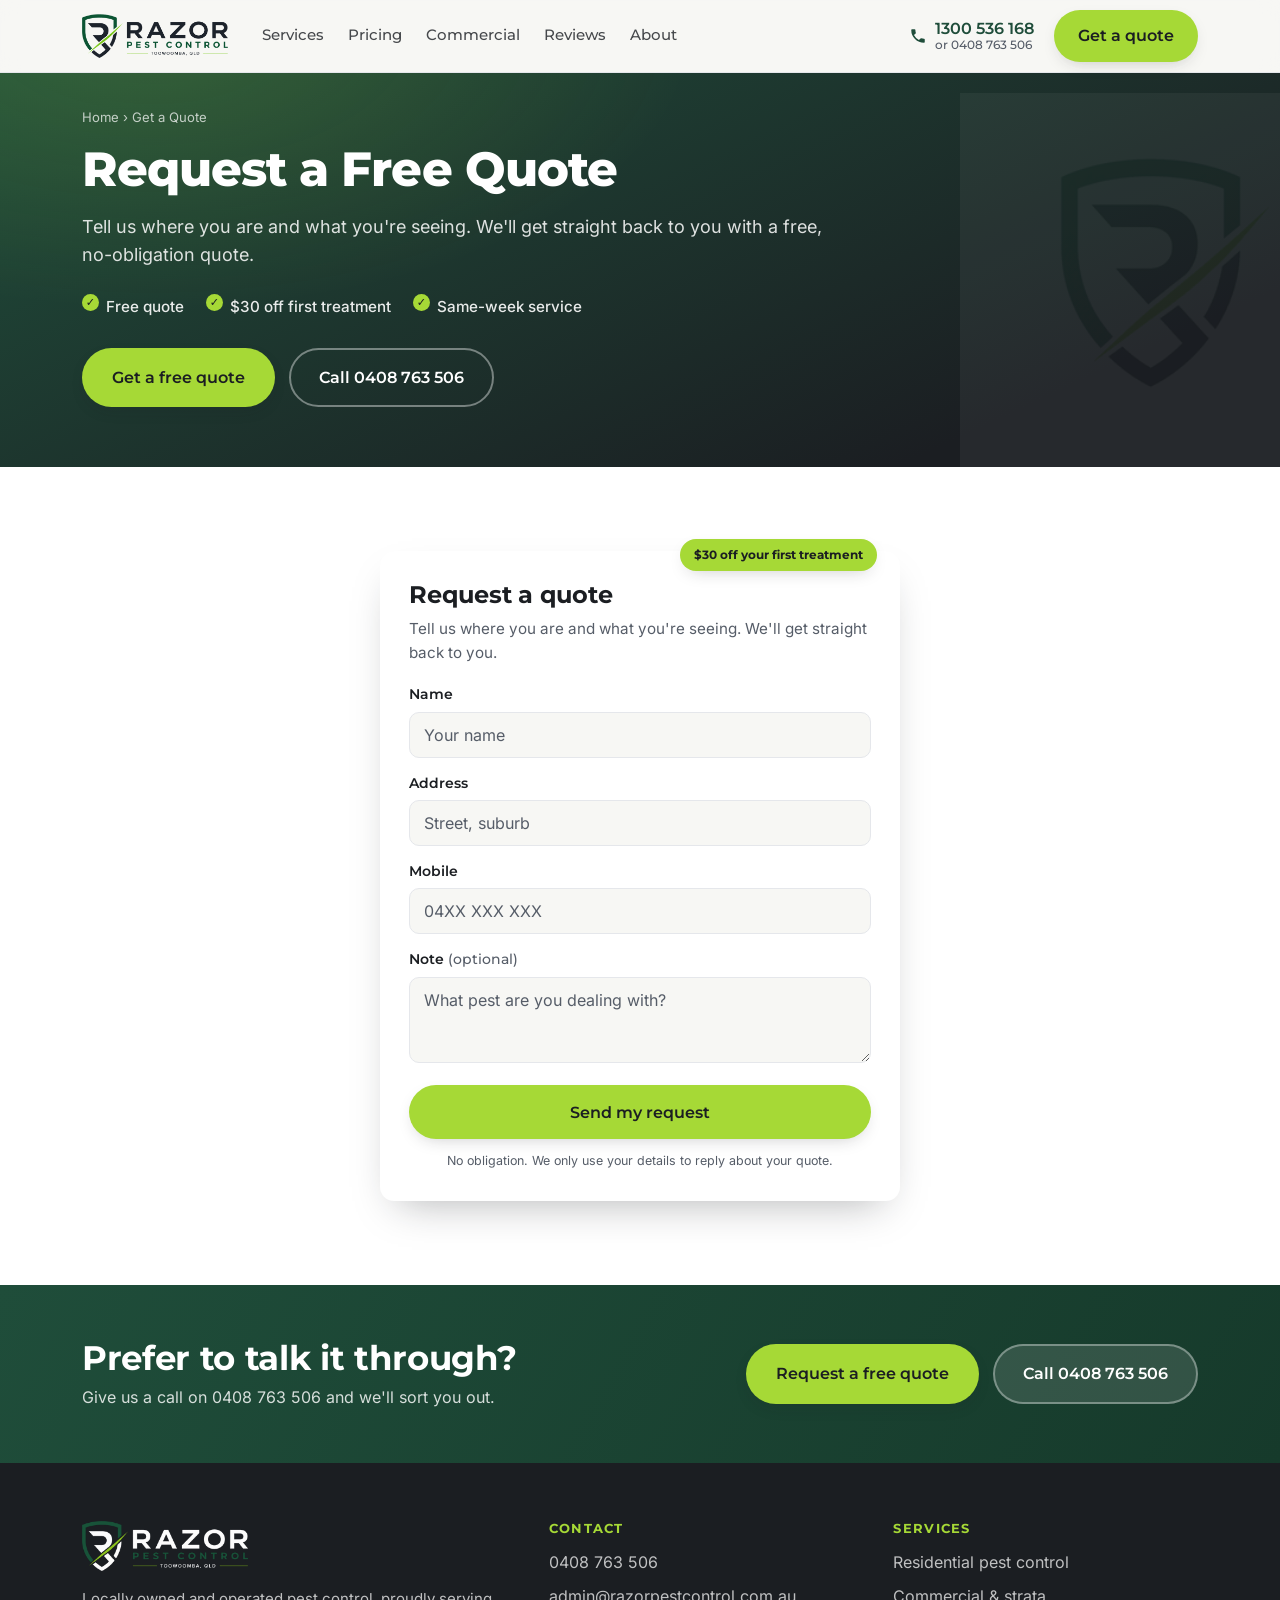
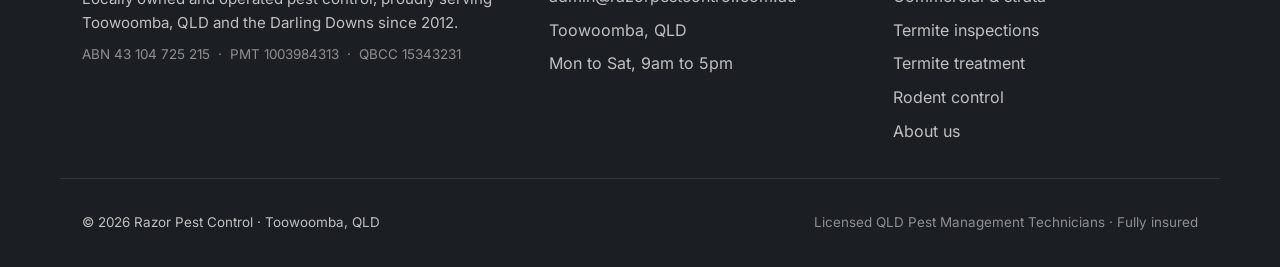
<file: quote/index.html>
<!doctype html>
<html lang="en-AU">
<head>
  <meta charset="utf-8" />
  <meta name="viewport" content="width=device-width, initial-scale=1" />
  <title>Get a Free Quote | Razor Pest Control Toowoomba</title>
  <meta name="description" content="Request a free pest control quote in Toowoomba. Tell us your address and what you're seeing, and we'll get straight back to you. $30 off your first treatment." />
  <meta name="theme-color" content="#1F4D3A" />

  <!-- Google tag (gtag.js) -->
  <script async src="https://www.googletagmanager.com/gtag/js?id=AW-18346114707"></script>
  <script>
    window.dataLayer = window.dataLayer || [];
    function gtag(){dataLayer.push(arguments);}
    gtag('js', new Date());
    gtag('config', 'AW-18346114707');
  </script>
  <link rel="icon" href="/favicon.svg" type="image/svg+xml" />
  <link rel="canonical" href="https://razorpestcontrol.com.au/quote/" />
  <meta property="og:type" content="website" />
  <meta property="og:site_name" content="Razor Pest Control" />
  <meta property="og:locale" content="en_AU" />
  <meta property="og:title" content="Get a Free Quote | Razor Pest Control Toowoomba" />
  <meta property="og:description" content="Request a free pest control quote in Toowoomba. Tell us your address and what you're seeing, and we'll get straight back to you. $30 off your first treatment." />
  <meta property="og:url" content="https://razorpestcontrol.com.au/quote/" />
  <meta property="og:image" content="https://razorpestcontrol.com.au/assets/og-image.jpg" />
  <meta name="twitter:card" content="summary_large_image" />
  <meta name="twitter:title" content="Get a Free Quote | Razor Pest Control Toowoomba" />
  <meta name="twitter:description" content="Request a free pest control quote in Toowoomba. Tell us your address and what you're seeing, and we'll get straight back to you. $30 off your first treatment." />
  <meta name="twitter:image" content="https://razorpestcontrol.com.au/assets/og-image.jpg" />
  <link rel="preconnect" href="https://razor-pest-control-app.onrender.com" crossorigin />
  <link rel="preload" as="font" type="font/woff2" href="/assets/fonts/montserrat-latin.woff2" crossorigin />
  <link rel="preload" as="font" type="font/woff2" href="/assets/fonts/inter-latin.woff2" crossorigin />
  <link rel="stylesheet" href="/styles.css" />
  <script type="application/ld+json">
  {"@context": "https://schema.org", "@type": "BreadcrumbList", "itemListElement": [{"@type": "ListItem", "position": 1, "name": "Home", "item": "https://razorpestcontrol.com.au/"}, {"@type": "ListItem", "position": 2, "name": "Get a Quote", "item": "https://razorpestcontrol.com.au/quote/"}]}
  </script>
</head>
<body>
  <a class="skip" href="#main">Skip to content</a>
  <header class="site-header" id="top">
    <div class="container header-inner">
      <a class="brand" href="/" aria-label="Razor Pest Control home">
        <img src="/assets/logo-horizontal.png" alt="Razor Pest Control, Toowoomba QLD" width="564" height="170" />
      </a>
      <nav class="nav" aria-label="Primary">
        <a href="/#services">Services</a>
        <a href="/#pricing">Pricing</a>
        <a href="/commercial-pest-control/">Commercial</a>
        <a href="/reviews/">Reviews</a>
        <a href="/about/">About</a>
      </nav>
      <div class="header-cta">
        <a class="phone-link" href="tel:+611300536168" aria-label="Call Razor Pest Control on 1300 536 168">
          <svg viewBox="0 0 24 24" aria-hidden="true" class="ico"><path d="M6.6 10.8a15.6 15.6 0 0 0 6.6 6.6l2.2-2.2a1 1 0 0 1 1-.24 11.4 11.4 0 0 0 3.6.58 1 1 0 0 1 1 1V20a1 1 0 0 1-1 1A17 17 0 0 1 3 4a1 1 0 0 1 1-1h3.5a1 1 0 0 1 1 1 11.4 11.4 0 0 0 .58 3.6 1 1 0 0 1-.24 1z"/></svg>
          <span class="phone-nums">1300 536 168<small>or 0408 763 506</small></span>
        </a>
        <a class="btn btn-primary" href="/quote/">Get a quote</a>
      </div>
    </div>
  </header>
  <section class="page-hero">
    <div class="container">
      <nav class="breadcrumb" aria-label="Breadcrumb"><a href="/">Home</a> &rsaquo; <span>Get a Quote</span></nav>
      <h1>Request a Free Quote</h1>
      <p class="lead">Tell us where you are and what you're seeing. We'll get straight back to you with a free, no-obligation quote.</p>
      <ul class="trust-row">
        <li>Free quote</li>
        <li>$<span data-price="firstOff">30</span> off first treatment</li>
        <li>Same-week service</li>
      </ul>
      <div class="hero-actions">
        <a class="btn btn-primary btn-lg" href="/quote/">Get a free quote</a>
        <a class="btn btn-ghost btn-lg" href="tel:+61408763506">Call 0408 763 506</a>
      </div>
    </div>
  </section>
  <main id="main">
    <section class="section" style="background:var(--white)">
      <div class="container">
        <div class="quote-card" style="max-width:520px;margin:0 auto">
          <div class="quote-offer">$<span data-price="firstOff">30</span> off your first treatment</div>
          <h2>Request a quote</h2>
          <p class="quote-sub">Tell us where you are and what you're seeing. We'll get straight back to you.</p>
          <form id="quote-form" novalidate>
            <div class="field"><label for="name">Name</label><input type="text" id="name" name="name" autocomplete="name" placeholder="Your name" required /></div>
            <div class="field"><label for="address">Address</label><input type="text" id="address" name="address" autocomplete="street-address" placeholder="Street, suburb" required /></div>
            <div class="field"><label for="mobile">Mobile</label><input type="tel" id="mobile" name="mobile" autocomplete="tel" inputmode="tel" placeholder="04XX XXX XXX" required /></div>
            <div class="field"><label for="note">Note <span class="opt">(optional)</span></label><textarea id="note" name="note" rows="3" placeholder="What pest are you dealing with?"></textarea></div>
            <button type="submit" class="btn btn-primary btn-block btn-lg" id="submit-btn">Send my request</button>
            <p class="form-note">No obligation. We only use your details to reply about your quote.</p>
            <p class="form-status" id="form-status" role="status" aria-live="polite" hidden></p>
          </form>
        </div>
      </div>
    </section>
  </main>
  <section class="final-cta">
    <div class="container final-inner">
      <div><h2>Prefer to talk it through?</h2><p>Give us a call on 0408 763 506 and we'll sort you out.</p></div>
      <div class="final-actions">
        <a class="btn btn-primary btn-lg" href="/quote/">Request a free quote</a>
        <a class="btn btn-ghost-light btn-lg" href="tel:+61408763506">Call 0408 763 506</a>
      </div>
    </div>
  </section>
  <footer class="site-footer">
    <div class="container footer-grid">
      <div class="footer-brand">
        <img src="/assets/logo-horizontal-dark.png" alt="Razor Pest Control logo" width="564" height="170" loading="lazy" decoding="async" />
        <p>Locally owned and operated pest control, proudly serving Toowoomba, QLD and the Darling Downs since 2012.</p>
        <p class="footer-abn">ABN 43 104 725 215 &nbsp;&middot;&nbsp; PMT 1003984313 &nbsp;&middot;&nbsp; QBCC 15343231</p>
      </div>
      <div class="footer-col">
        <h3>Contact</h3>
        <ul>
          <li><a href="tel:+61408763506">0408 763 506</a></li>
          <li><a href="mailto:admin@razorpestcontrol.com.au">admin@razorpestcontrol.com.au</a></li>
          <li>Toowoomba, QLD</li>
          <li>Mon to Sat, 9am to 5pm</li>
        </ul>
      </div>
      <div class="footer-col">
        <h3>Services</h3>
        <ul>
          <li><a href="/residential-pest-control/">Residential pest control</a></li>
          <li><a href="/commercial-pest-control/">Commercial &amp; strata</a></li>
          <li><a href="/termite-inspections-toowoomba/">Termite inspections</a></li>
          <li><a href="/termite-treatment-toowoomba/">Termite treatment</a></li>
          <li><a href="/rodent-control/">Rodent control</a></li>
          <li><a href="/about/">About us</a></li>
        </ul>
      </div>
    </div>
    <div class="container footer-bar">
      <p>&copy; <span id="year"></span> Razor Pest Control &middot; Toowoomba, QLD</p>
      <p class="muted">Licensed QLD Pest Management Technicians &middot; Fully insured</p>
    </div>
  </footer>

  <div class="mobile-bar">
    <a class="btn btn-ghost-light" href="tel:+61408763506">Call</a>
    <a class="btn btn-primary" href="/quote/">Get a quote</a>
  </div>

  <script src="/pages.js"></script>
</body>
</html>
</file>
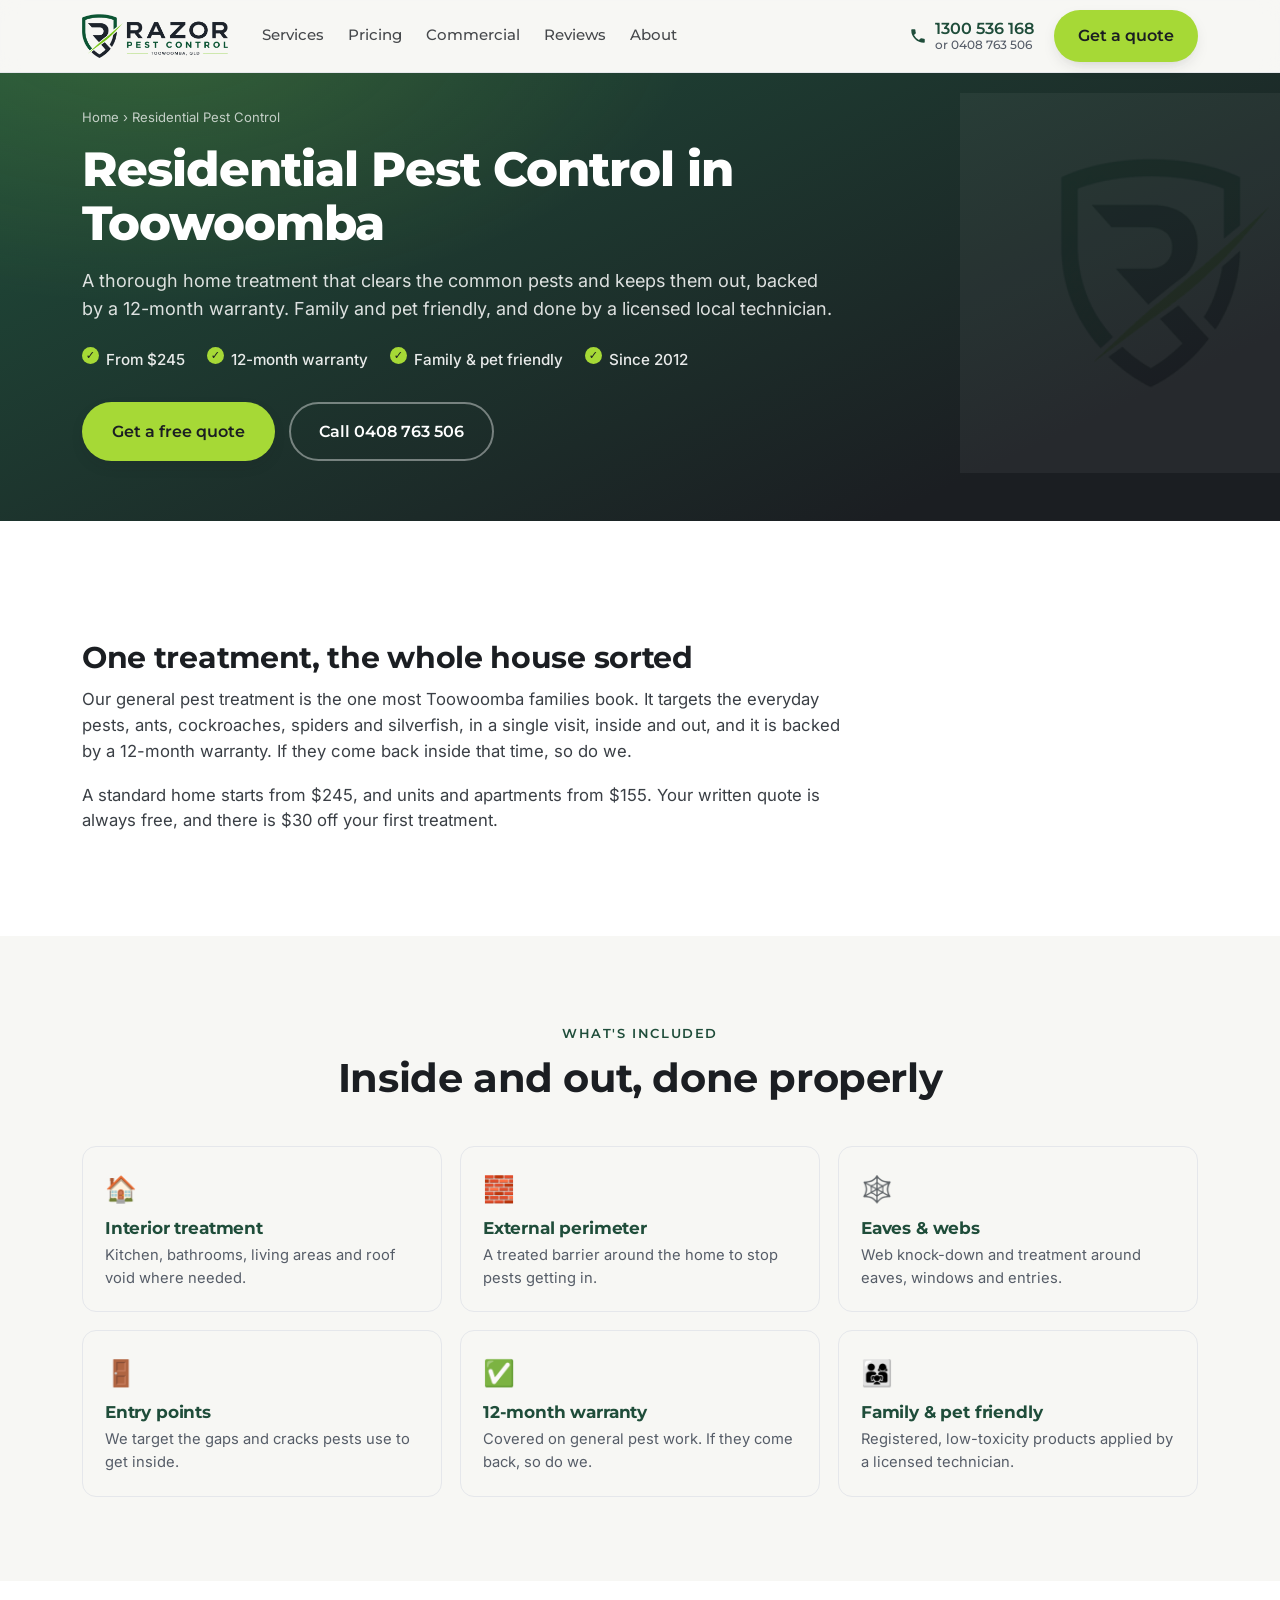
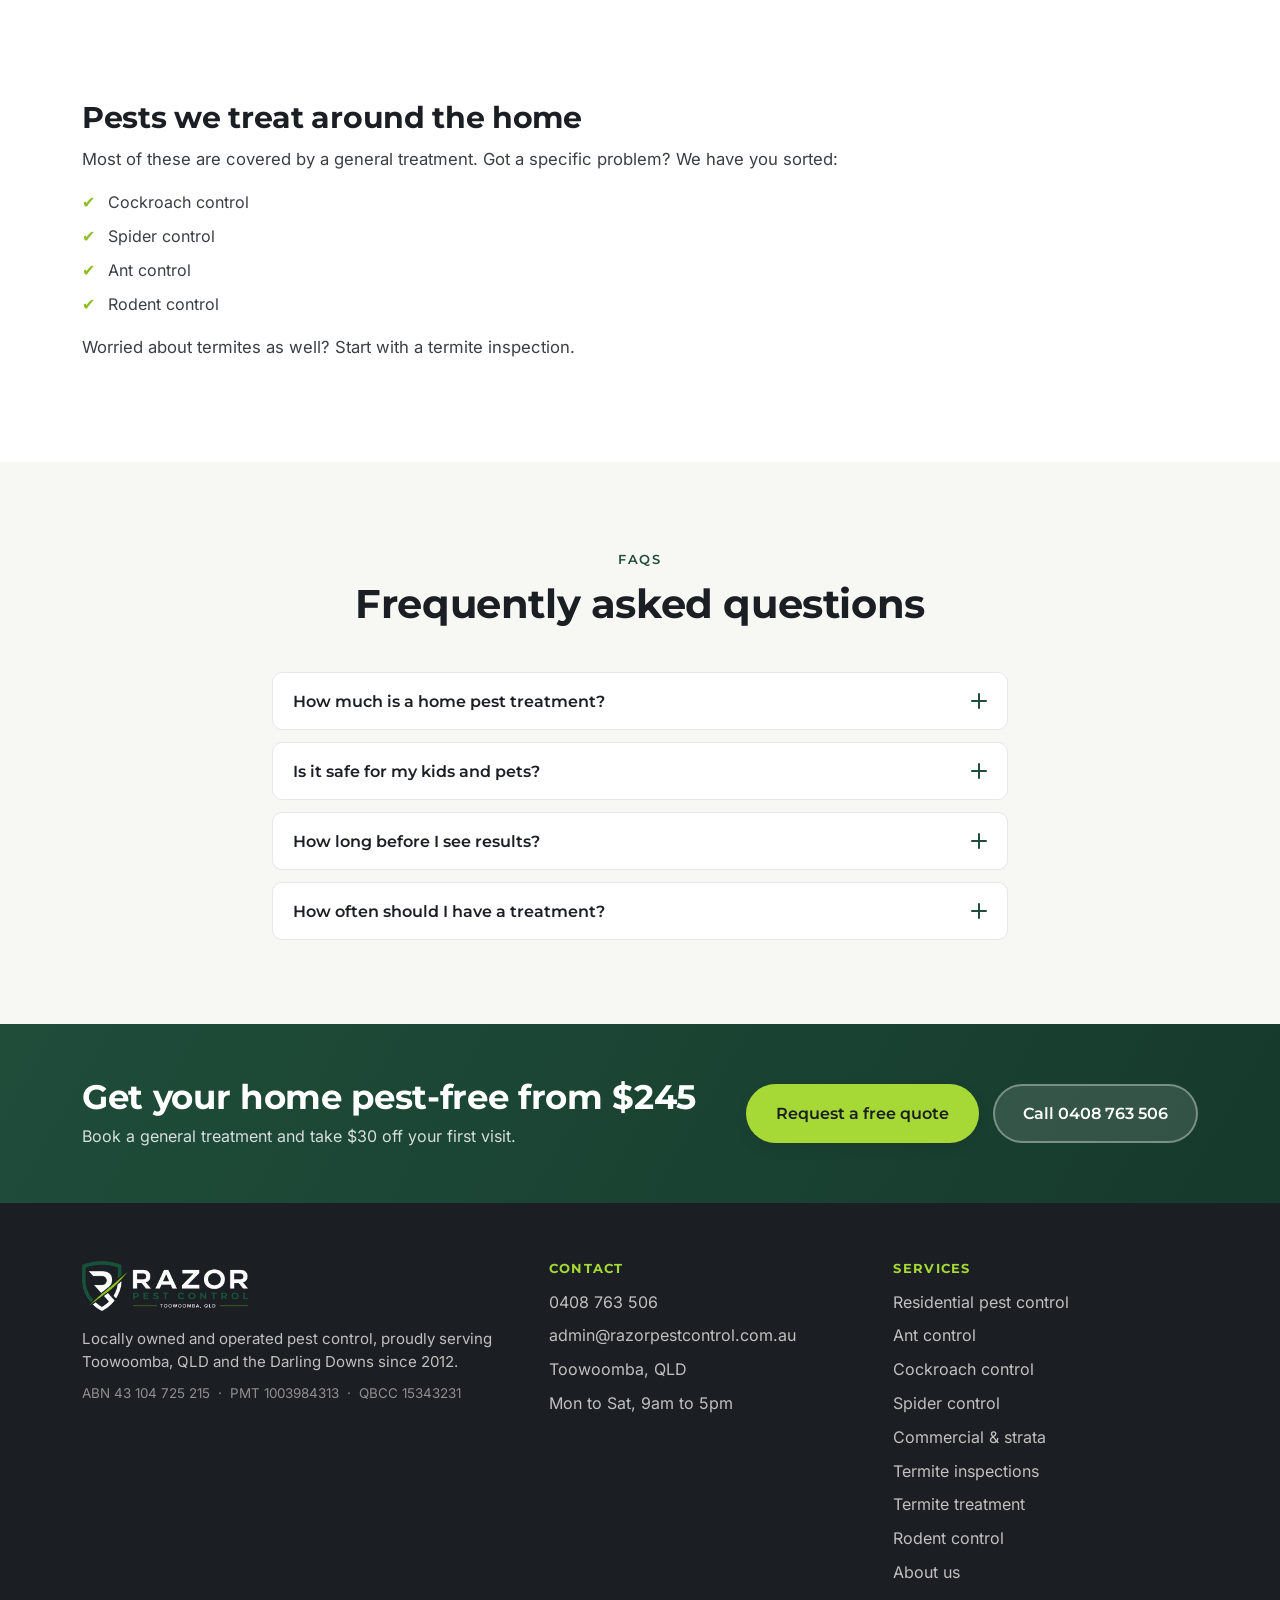
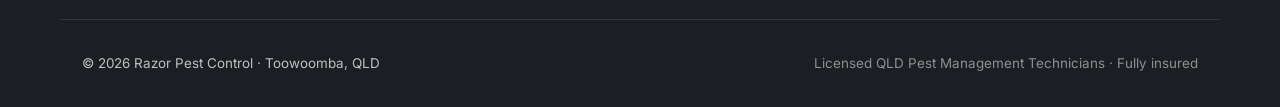
<file: residential-pest-control/index.html>
<!doctype html>
<html lang="en-AU">
<head>
  <meta charset="utf-8" />
  <meta name="viewport" content="width=device-width, initial-scale=1" />
  <title>Residential Pest Control Toowoomba | Razor Pest Control</title>
  <meta name="description" content="Home pest control in Toowoomba from $245. One treatment covers ants, cockroaches, spiders and silverfish, with a 12-month warranty. Family and pet friendly." />
  <meta name="theme-color" content="#1F4D3A" />

  <!-- Google tag (gtag.js) -->
  <script async src="https://www.googletagmanager.com/gtag/js?id=AW-18346114707"></script>
  <script>
    window.dataLayer = window.dataLayer || [];
    function gtag(){dataLayer.push(arguments);}
    gtag('js', new Date());
    gtag('config', 'AW-18346114707');
  </script>
  <link rel="icon" href="/favicon.svg" type="image/svg+xml" />
  <link rel="apple-touch-icon" href="/assets/apple-touch-icon.png" />
  <link rel="canonical" href="https://razorpestcontrol.com.au/residential-pest-control/" />
  <meta property="og:type" content="website" />
  <meta property="og:site_name" content="Razor Pest Control" />
  <meta property="og:locale" content="en_AU" />
  <meta property="og:title" content="Residential Pest Control Toowoomba | Razor Pest Control" />
  <meta property="og:description" content="Home pest control in Toowoomba from $245. One treatment covers ants, cockroaches, spiders and silverfish, with a 12-month warranty. Family and pet friendly." />
  <meta property="og:url" content="https://razorpestcontrol.com.au/residential-pest-control/" />
  <meta property="og:image" content="https://razorpestcontrol.com.au/assets/og-image.jpg" />
  <meta name="twitter:card" content="summary_large_image" />
  <meta name="twitter:title" content="Residential Pest Control Toowoomba | Razor Pest Control" />
  <meta name="twitter:description" content="Home pest control in Toowoomba from $245. One treatment covers ants, cockroaches, spiders and silverfish, with a 12-month warranty. Family and pet friendly." />
  <meta name="twitter:image" content="https://razorpestcontrol.com.au/assets/og-image.jpg" />
  <link rel="preconnect" href="https://razor-pest-control-app.onrender.com" crossorigin />
  <link rel="preload" as="font" type="font/woff2" href="/assets/fonts/montserrat-latin.woff2" crossorigin />
  <link rel="preload" as="font" type="font/woff2" href="/assets/fonts/inter-latin.woff2" crossorigin />
  <link rel="stylesheet" href="/styles.css" />
  <script type="application/ld+json">
  {"@context": "https://schema.org", "@type": "BreadcrumbList", "itemListElement": [{"@type": "ListItem", "position": 1, "name": "Home", "item": "https://razorpestcontrol.com.au/"}, {"@type": "ListItem", "position": 2, "name": "Residential Pest Control", "item": "https://razorpestcontrol.com.au/residential-pest-control/"}]}
  </script>
  <script type="application/ld+json">
  {"@context": "https://schema.org", "@type": "Service", "serviceType": "Residential Pest Control", "name": "Residential Pest Control", "url": "https://razorpestcontrol.com.au/residential-pest-control/", "description": "Home pest control in Toowoomba from $245. One treatment covers ants, cockroaches, spiders and silverfish, with a 12-month warranty. Family and pet friendly.", "provider": {"@type": "PestControlService", "@id": "https://razorpestcontrol.com.au/#business", "name": "Razor Pest Control", "telephone": "+61408763506", "url": "https://razorpestcontrol.com.au/"}, "areaServed": [{"@type": "City", "name": "Toowoomba"}, {"@type": "City", "name": "Highfields"}, {"@type": "City", "name": "Glenvale"}, {"@type": "City", "name": "Rangeville"}, {"@type": "City", "name": "Gatton"}, {"@type": "City", "name": "Warwick"}, {"@type": "City", "name": "Oakey"}, {"@type": "City", "name": "Pittsworth"}], "offers": {"@type": "Offer", "priceCurrency": "AUD", "price": "245"}}
  </script>
  <script type="application/ld+json">
  {"@context": "https://schema.org", "@type": "FAQPage", "mainEntity": [{"@type": "Question", "name": "How much is a home pest treatment?", "acceptedAnswer": {"@type": "Answer", "text": "A general pest treatment for a standard home starts from $245 and covers ants, cockroaches, spiders and silverfish with a 12-month warranty. Units start from $155. Your quote is always free."}}, {"@type": "Question", "name": "Is it safe for my kids and pets?", "acceptedAnswer": {"@type": "Answer", "text": "Yes. We use registered, low-toxicity products and follow the label directions. We will let you know any simple steps, like keeping pets off a treated area until it is dry."}}, {"@type": "Question", "name": "How long before I see results?", "acceptedAnswer": {"@type": "Answer", "text": "You will often notice a drop-off within days. Some pests take a little longer as they move through the treated areas. Your warranty has you covered if anything persists."}}, {"@type": "Question", "name": "How often should I have a treatment?", "acceptedAnswer": {"@type": "Answer", "text": "Once a year suits most homes in this climate. Many customers go on an annual plan so it is handled without having to think about it."}}]}
  </script>
</head>
<body>
  <a class="skip" href="#main">Skip to content</a>
  <header class="site-header" id="top">
    <div class="container header-inner">
      <a class="brand" href="/" aria-label="Razor Pest Control home">
        <img src="/assets/logo-horizontal.png" alt="Razor Pest Control, Toowoomba QLD" width="564" height="170" fetchpriority="high" />
      </a>
      <nav class="nav" aria-label="Primary">
        <a href="/#services">Services</a>
        <a href="/#pricing">Pricing</a>
        <a href="/commercial-pest-control/">Commercial</a>
        <a href="/reviews/">Reviews</a>
        <a href="/about/">About</a>
      </nav>
      <div class="header-cta">
        <a class="phone-link" href="tel:+611300536168" aria-label="Call Razor Pest Control on 1300 536 168">
          <svg viewBox="0 0 24 24" aria-hidden="true" class="ico"><path d="M6.6 10.8a15.6 15.6 0 0 0 6.6 6.6l2.2-2.2a1 1 0 0 1 1-.24 11.4 11.4 0 0 0 3.6.58 1 1 0 0 1 1 1V20a1 1 0 0 1-1 1A17 17 0 0 1 3 4a1 1 0 0 1 1-1h3.5a1 1 0 0 1 1 1 11.4 11.4 0 0 0 .58 3.6 1 1 0 0 1-.24 1z"/></svg>
          <span class="phone-nums">1300 536 168<small>or 0408 763 506</small></span>
        </a>
        <a class="btn btn-primary" href="/quote/">Get a quote</a>
      </div>
    </div>
  </header>
  <main id="main">
  <section class="page-hero">
    <div class="container">
      <nav class="breadcrumb" aria-label="Breadcrumb"><a href="/">Home</a> &rsaquo; <span>Residential Pest Control</span></nav>
      <h1>Residential Pest Control in Toowoomba</h1>
      <p class="lead">A thorough home treatment that clears the common pests and keeps them out, backed by a 12-month warranty. Family and pet friendly, and done by a licensed local technician.</p>
      <ul class="trust-row">
        <li>From $<span data-price="general">245</span></li>
        <li>12-month warranty</li>
        <li>Family &amp; pet friendly</li>
        <li>Since 2012</li>
      </ul>
      <div class="hero-actions">
        <a class="btn btn-primary btn-lg" href="/quote/">Get a free quote</a>
        <a class="btn btn-ghost btn-lg" href="tel:+61408763506">Call 0408 763 506</a>
      </div>
    </div>
  </section>
    <section class="section" style="background:var(--white)">
      <div class="container">
        <div class="prose">
          <h2>One treatment, the whole house sorted</h2>
          <p>Our general pest treatment is the one most Toowoomba families book. It targets the everyday pests, ants, cockroaches, spiders and silverfish, in a single visit, inside and out, and it is backed by a 12-month warranty. If they come back inside that time, so do we.</p>
          <p>A standard home starts from $<span data-price="general">245</span>, and units and apartments from $<span data-price="unit">155</span>. Your written quote is always free, and there is $<span data-price="firstOff">30</span> off your first treatment.</p>
        </div>
      </div>
    </section>
    <section class="section" style="background:var(--offwhite)">
      <div class="container">
        <div class="section-head"><p class="eyebrow">What's included</p><h2>Inside and out, done properly</h2></div>
        <div class="value-grid">
          <div class="value"><span class="v-ico" aria-hidden="true">🏠</span><h3>Interior treatment</h3><p>Kitchen, bathrooms, living areas and roof void where needed.</p></div>
          <div class="value"><span class="v-ico" aria-hidden="true">🧱</span><h3>External perimeter</h3><p>A treated barrier around the home to stop pests getting in.</p></div>
          <div class="value"><span class="v-ico" aria-hidden="true">🕸️</span><h3>Eaves &amp; webs</h3><p>Web knock-down and treatment around eaves, windows and entries.</p></div>
          <div class="value"><span class="v-ico" aria-hidden="true">🚪</span><h3>Entry points</h3><p>We target the gaps and cracks pests use to get inside.</p></div>
          <div class="value"><span class="v-ico" aria-hidden="true">✅</span><h3>12-month warranty</h3><p>Covered on general pest work. If they come back, so do we.</p></div>
          <div class="value"><span class="v-ico" aria-hidden="true">👨‍👩‍👧</span><h3>Family &amp; pet friendly</h3><p>Registered, low-toxicity products applied by a licensed technician.</p></div>
        </div>
      </div>
    </section>
    <section class="section" style="background:var(--white)">
      <div class="container">
        <div class="prose">
          <h2>Pests we treat around the home</h2>
          <p>Most of these are covered by a general treatment. Got a specific problem? We have you sorted:</p>
          <ul><li><a href="/cockroach-control/">Cockroach control</a></li><li><a href="/spider-control/">Spider control</a></li><li><a href="/ant-control/">Ant control</a></li><li><a href="/rodent-control/">Rodent control</a></li></ul>
          <p>Worried about termites as well? Start with a <a href="/termite-inspections-toowoomba/">termite inspection</a>.</p>
        </div>
      </div>
    </section>
  <section class="faq section" style="background:var(--offwhite)">
    <div class="container faq-inner">
      <div class="section-head"><p class="eyebrow">FAQs</p><h2>Frequently asked questions</h2></div>
      <div class="accordion">
          <div class="acc-item">
            <button class="acc-q" id="residential-pest-control-q1" aria-expanded="false" aria-controls="residential-pest-control-a1">How much is a home pest treatment?<span class="acc-ico" aria-hidden="true"></span></button>
            <div class="acc-a" id="residential-pest-control-a1" role="region" aria-labelledby="residential-pest-control-q1" aria-hidden="true"><p>A general pest treatment for a standard home starts from $<span data-price="general">245</span> and covers ants, cockroaches, spiders and silverfish with a 12-month warranty. Units start from $<span data-price="unit">155</span>. Your quote is always free.</p></div>
          </div>
          <div class="acc-item">
            <button class="acc-q" id="residential-pest-control-q2" aria-expanded="false" aria-controls="residential-pest-control-a2">Is it safe for my kids and pets?<span class="acc-ico" aria-hidden="true"></span></button>
            <div class="acc-a" id="residential-pest-control-a2" role="region" aria-labelledby="residential-pest-control-q2" aria-hidden="true"><p>Yes. We use registered, low-toxicity products and follow the label directions. We will let you know any simple steps, like keeping pets off a treated area until it is dry.</p></div>
          </div>
          <div class="acc-item">
            <button class="acc-q" id="residential-pest-control-q3" aria-expanded="false" aria-controls="residential-pest-control-a3">How long before I see results?<span class="acc-ico" aria-hidden="true"></span></button>
            <div class="acc-a" id="residential-pest-control-a3" role="region" aria-labelledby="residential-pest-control-q3" aria-hidden="true"><p>You will often notice a drop-off within days. Some pests take a little longer as they move through the treated areas. Your warranty has you covered if anything persists.</p></div>
          </div>
          <div class="acc-item">
            <button class="acc-q" id="residential-pest-control-q4" aria-expanded="false" aria-controls="residential-pest-control-a4">How often should I have a treatment?<span class="acc-ico" aria-hidden="true"></span></button>
            <div class="acc-a" id="residential-pest-control-a4" role="region" aria-labelledby="residential-pest-control-q4" aria-hidden="true"><p>Once a year suits most homes in this climate. Many customers go on an annual plan so it is handled without having to think about it.</p></div>
          </div>
      </div>
    </div>
  </section>
  <section class="final-cta">
    <div class="container final-inner">
      <div><h2>Get your home pest-free from $<span data-price="general">245</span></h2><p>Book a general treatment and take $<span data-price="firstOff">30</span> off your first visit.</p></div>
      <div class="final-actions">
        <a class="btn btn-primary btn-lg" href="/quote/">Request a free quote</a>
        <a class="btn btn-ghost-light btn-lg" href="tel:+61408763506">Call 0408 763 506</a>
      </div>
    </div>
  </section>
  </main>
  <footer class="site-footer">
    <div class="container footer-grid">
      <div class="footer-brand">
        <img src="/assets/logo-horizontal-dark.png" alt="Razor Pest Control logo" width="564" height="170" loading="lazy" decoding="async" />
        <p>Locally owned and operated pest control, proudly serving Toowoomba, QLD and the Darling Downs since 2012.</p>
        <p class="footer-abn">ABN 43 104 725 215 &nbsp;&middot;&nbsp; PMT 1003984313 &nbsp;&middot;&nbsp; QBCC 15343231</p>
      </div>
      <div class="footer-col">
        <h3>Contact</h3>
        <ul>
          <li><a href="tel:+61408763506">0408 763 506</a></li>
          <li><a href="mailto:admin@razorpestcontrol.com.au">admin@razorpestcontrol.com.au</a></li>
          <li>Toowoomba, QLD</li>
          <li>Mon to Sat, 9am to 5pm</li>
        </ul>
      </div>
      <div class="footer-col">
        <h3>Services</h3>
        <ul>
          <li><a href="/residential-pest-control/">Residential pest control</a></li>
          <li><a href="/ant-control/">Ant control</a></li>
          <li><a href="/cockroach-control/">Cockroach control</a></li>
          <li><a href="/spider-control/">Spider control</a></li>
          <li><a href="/commercial-pest-control/">Commercial &amp; strata</a></li>
          <li><a href="/termite-inspections-toowoomba/">Termite inspections</a></li>
          <li><a href="/termite-treatment-toowoomba/">Termite treatment</a></li>
          <li><a href="/rodent-control/">Rodent control</a></li>
          <li><a href="/about/">About us</a></li>
        </ul>
      </div>
    </div>
    <div class="container footer-bar">
      <p>&copy; <span id="year"></span> Razor Pest Control &middot; Toowoomba, QLD</p>
      <p class="muted">Licensed QLD Pest Management Technicians &middot; Fully insured</p>
    </div>
  </footer>

  <div class="mobile-bar">
    <a class="btn btn-ghost-light" href="tel:+61408763506" aria-label="Call Razor Pest Control on 0408 763 506">Call</a>
    <a class="btn btn-primary" href="/quote/">Get a quote</a>
  </div>

  <script src="/pages.js"></script>
</body>
</html>
</file>
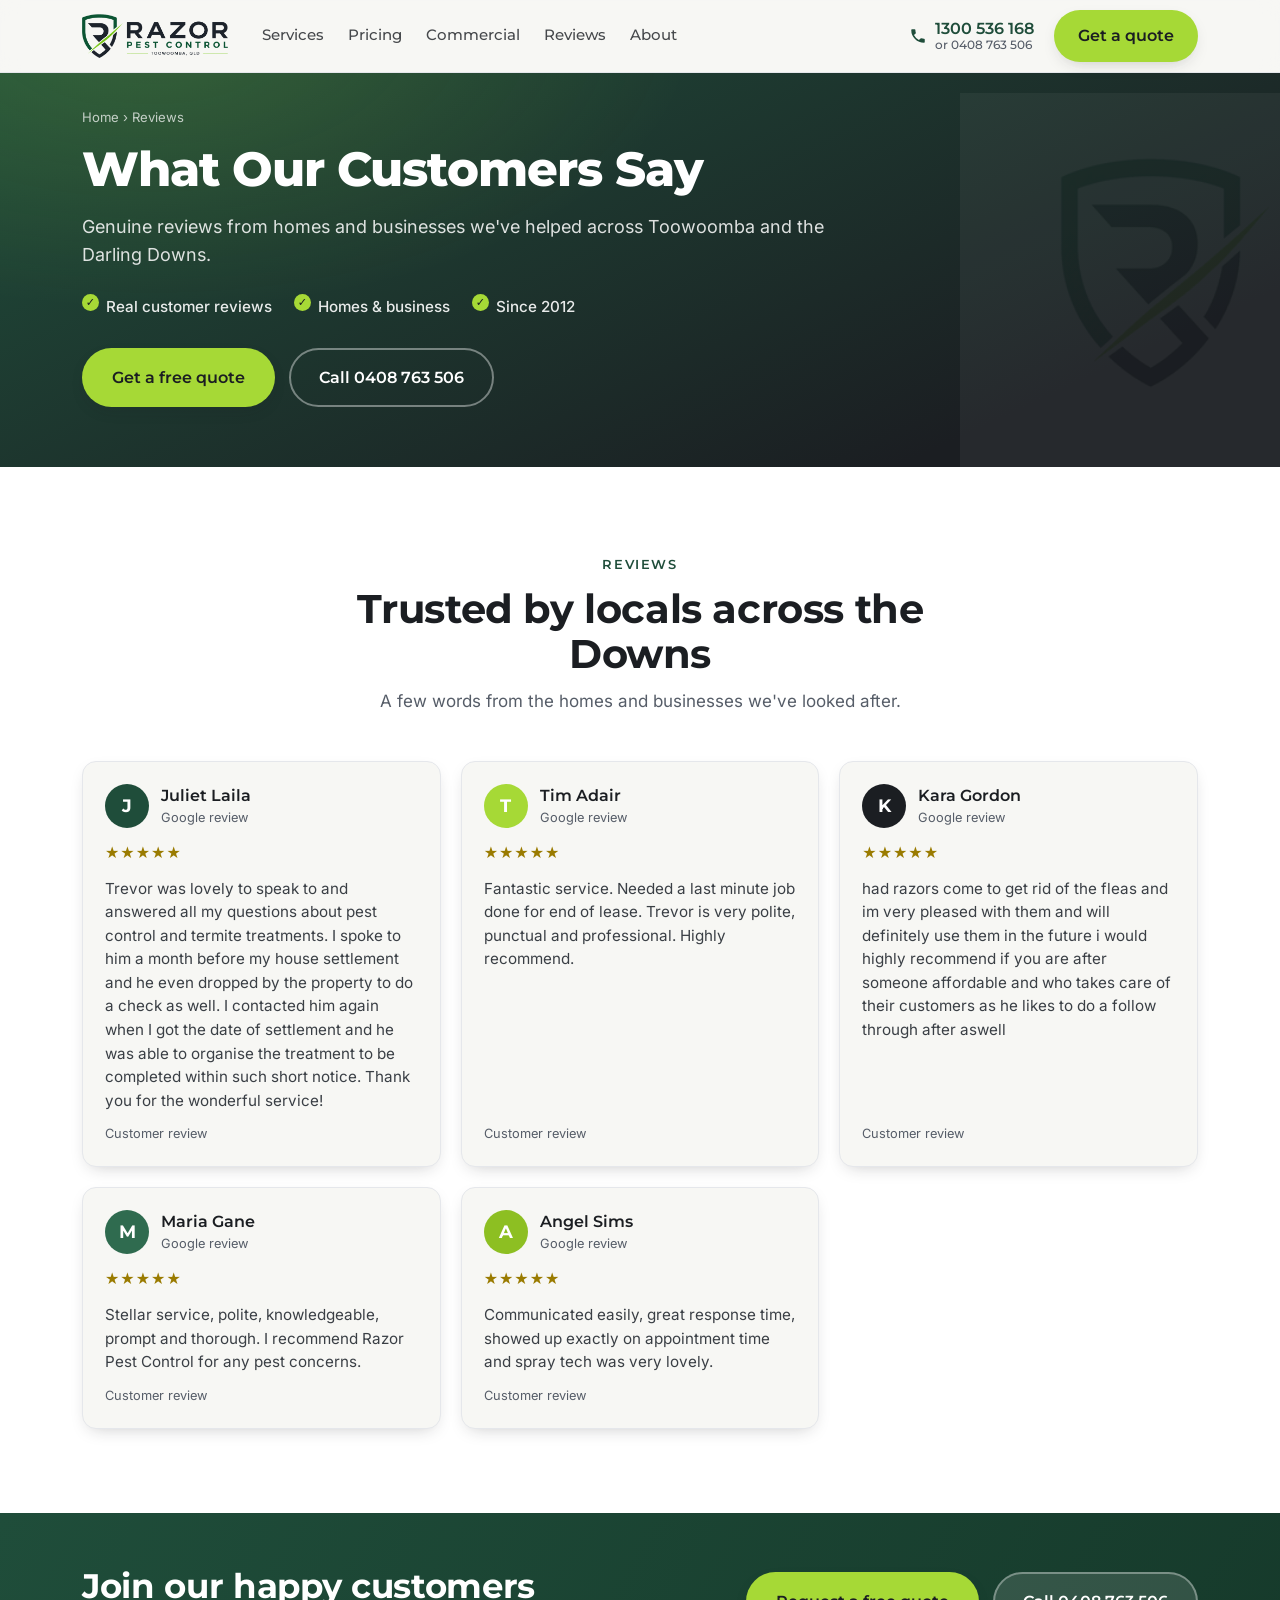
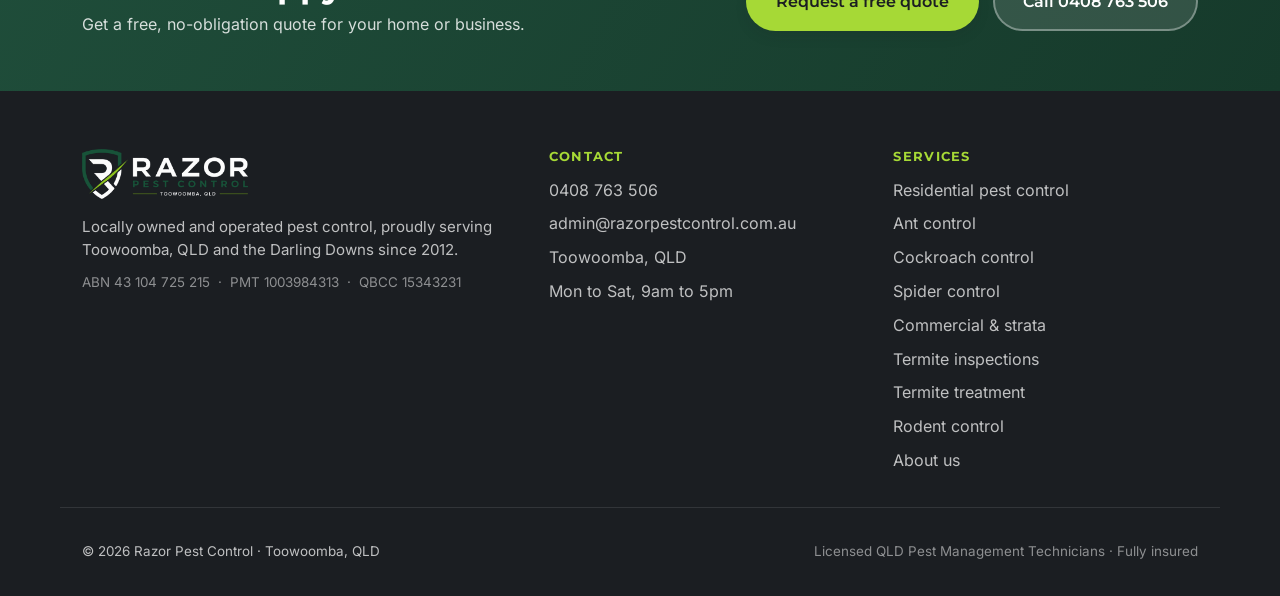
<file: reviews/index.html>
<!doctype html>
<html lang="en-AU">
<head>
  <meta charset="utf-8" />
  <meta name="viewport" content="width=device-width, initial-scale=1" />
  <title>Reviews | Razor Pest Control Toowoomba</title>
  <meta name="description" content="See what Toowoomba customers say about Razor Pest Control. Genuine reviews from homes and businesses we've helped across the Darling Downs since 2012." />
  <meta name="theme-color" content="#1F4D3A" />

  <!-- Google tag (gtag.js) -->
  <script async src="https://www.googletagmanager.com/gtag/js?id=AW-18346114707"></script>
  <script>
    window.dataLayer = window.dataLayer || [];
    function gtag(){dataLayer.push(arguments);}
    gtag('js', new Date());
    gtag('config', 'AW-18346114707');
  </script>
  <link rel="icon" href="/favicon.svg" type="image/svg+xml" />
  <link rel="apple-touch-icon" href="/assets/apple-touch-icon.png" />
  <link rel="canonical" href="https://razorpestcontrol.com.au/reviews/" />
  <meta property="og:type" content="website" />
  <meta property="og:site_name" content="Razor Pest Control" />
  <meta property="og:locale" content="en_AU" />
  <meta property="og:title" content="Reviews | Razor Pest Control Toowoomba" />
  <meta property="og:description" content="See what Toowoomba customers say about Razor Pest Control. Genuine reviews from homes and businesses we've helped across the Darling Downs since 2012." />
  <meta property="og:url" content="https://razorpestcontrol.com.au/reviews/" />
  <meta property="og:image" content="https://razorpestcontrol.com.au/assets/og-image.jpg" />
  <meta name="twitter:card" content="summary_large_image" />
  <meta name="twitter:title" content="Reviews | Razor Pest Control Toowoomba" />
  <meta name="twitter:description" content="See what Toowoomba customers say about Razor Pest Control. Genuine reviews from homes and businesses we've helped across the Darling Downs since 2012." />
  <meta name="twitter:image" content="https://razorpestcontrol.com.au/assets/og-image.jpg" />
  <link rel="preconnect" href="https://razor-pest-control-app.onrender.com" crossorigin />
  <link rel="preload" as="font" type="font/woff2" href="/assets/fonts/montserrat-latin.woff2" crossorigin />
  <link rel="preload" as="font" type="font/woff2" href="/assets/fonts/inter-latin.woff2" crossorigin />
  <link rel="stylesheet" href="/styles.css" />
  <script type="application/ld+json">
  {"@context": "https://schema.org", "@type": "BreadcrumbList", "itemListElement": [{"@type": "ListItem", "position": 1, "name": "Home", "item": "https://razorpestcontrol.com.au/"}, {"@type": "ListItem", "position": 2, "name": "Reviews", "item": "https://razorpestcontrol.com.au/reviews/"}]}
  </script>
</head>
<body>
  <a class="skip" href="#main">Skip to content</a>
  <header class="site-header" id="top">
    <div class="container header-inner">
      <a class="brand" href="/" aria-label="Razor Pest Control home">
        <img src="/assets/logo-horizontal.png" alt="Razor Pest Control, Toowoomba QLD" width="564" height="170" fetchpriority="high" />
      </a>
      <nav class="nav" aria-label="Primary">
        <a href="/#services">Services</a>
        <a href="/#pricing">Pricing</a>
        <a href="/commercial-pest-control/">Commercial</a>
        <a href="/reviews/">Reviews</a>
        <a href="/about/">About</a>
      </nav>
      <div class="header-cta">
        <a class="phone-link" href="tel:+611300536168" aria-label="Call Razor Pest Control on 1300 536 168">
          <svg viewBox="0 0 24 24" aria-hidden="true" class="ico"><path d="M6.6 10.8a15.6 15.6 0 0 0 6.6 6.6l2.2-2.2a1 1 0 0 1 1-.24 11.4 11.4 0 0 0 3.6.58 1 1 0 0 1 1 1V20a1 1 0 0 1-1 1A17 17 0 0 1 3 4a1 1 0 0 1 1-1h3.5a1 1 0 0 1 1 1 11.4 11.4 0 0 0 .58 3.6 1 1 0 0 1-.24 1z"/></svg>
          <span class="phone-nums">1300 536 168<small>or 0408 763 506</small></span>
        </a>
        <a class="btn btn-primary" href="/quote/">Get a quote</a>
      </div>
    </div>
  </header>
  <main id="main">
  <section class="page-hero">
    <div class="container">
      <nav class="breadcrumb" aria-label="Breadcrumb"><a href="/">Home</a> &rsaquo; <span>Reviews</span></nav>
      <h1>What Our Customers Say</h1>
      <p class="lead">Genuine reviews from homes and businesses we've helped across Toowoomba and the Darling Downs.</p>
      <ul class="trust-row">
        <li>Real customer reviews</li>
        <li>Homes &amp; business</li>
        <li>Since 2012</li>
      </ul>
      <div class="hero-actions">
        <a class="btn btn-primary btn-lg" href="/quote/">Get a free quote</a>
        <a class="btn btn-ghost btn-lg" href="tel:+61408763506">Call 0408 763 506</a>
      </div>
    </div>
  </section>
    <section class="section" style="background:var(--white)">
      <div class="container">
        <div class="section-head"><p class="eyebrow">Reviews</p><h2>Trusted by locals across the Downs</h2>
          <p class="section-lead">A few words from the homes and businesses we've looked after.</p></div>
        <div class="review-grid">
          <article class="review-card">
            <div class="rc-head"><div class="rc-avatar" style="background:#1F4D3A">J</div><div class="rc-meta"><div class="rc-name">Juliet Laila</div><div class="rc-date">Google review</div></div></div>
            <div class="rc-stars" role="img" aria-label="5 out of 5 stars">&#9733;&#9733;&#9733;&#9733;&#9733;</div>
            <p class="rc-body">Trevor was lovely to speak to and answered all my questions about pest control and termite treatments. I spoke to him a month before my house settlement and he even dropped by the property to do a check as well. I contacted him again when I got the date of settlement and he was able to organise the treatment to be completed within such short notice. Thank you for the wonderful service!</p>
            <div class="rc-foot">Customer review</div>
          </article>
          <article class="review-card">
            <div class="rc-head"><div class="rc-avatar" style="background:#A6D936">T</div><div class="rc-meta"><div class="rc-name">Tim Adair</div><div class="rc-date">Google review</div></div></div>
            <div class="rc-stars" role="img" aria-label="5 out of 5 stars">&#9733;&#9733;&#9733;&#9733;&#9733;</div>
            <p class="rc-body">Fantastic service. Needed a last minute job done for end of lease. Trevor is very polite, punctual and professional. Highly recommend.</p>
            <div class="rc-foot">Customer review</div>
          </article>
          <article class="review-card">
            <div class="rc-head"><div class="rc-avatar" style="background:#1B1E22">K</div><div class="rc-meta"><div class="rc-name">Kara Gordon</div><div class="rc-date">Google review</div></div></div>
            <div class="rc-stars" role="img" aria-label="5 out of 5 stars">&#9733;&#9733;&#9733;&#9733;&#9733;</div>
            <p class="rc-body">had razors come to get rid of the fleas and im very pleased with them and will definitely use them in the future i would highly recommend if you are after someone affordable and who takes care of their customers as he likes to do a follow through after aswell</p>
            <div class="rc-foot">Customer review</div>
          </article>
          <article class="review-card">
            <div class="rc-head"><div class="rc-avatar" style="background:#2f6b4f">M</div><div class="rc-meta"><div class="rc-name">Maria Gane</div><div class="rc-date">Google review</div></div></div>
            <div class="rc-stars" role="img" aria-label="5 out of 5 stars">&#9733;&#9733;&#9733;&#9733;&#9733;</div>
            <p class="rc-body">Stellar service, polite, knowledgeable, prompt and thorough. I recommend Razor Pest Control for any pest concerns.</p>
            <div class="rc-foot">Customer review</div>
          </article>
          <article class="review-card">
            <div class="rc-head"><div class="rc-avatar" style="background:#8dbf22">A</div><div class="rc-meta"><div class="rc-name">Angel Sims</div><div class="rc-date">Google review</div></div></div>
            <div class="rc-stars" role="img" aria-label="5 out of 5 stars">&#9733;&#9733;&#9733;&#9733;&#9733;</div>
            <p class="rc-body">Communicated easily, great response time, showed up exactly on appointment time and spray tech was very lovely.</p>
            <div class="rc-foot">Customer review</div>
          </article>
        </div>
      </div>
    </section>
  <section class="final-cta">
    <div class="container final-inner">
      <div><h2>Join our happy customers</h2><p>Get a free, no-obligation quote for your home or business.</p></div>
      <div class="final-actions">
        <a class="btn btn-primary btn-lg" href="/quote/">Request a free quote</a>
        <a class="btn btn-ghost-light btn-lg" href="tel:+61408763506">Call 0408 763 506</a>
      </div>
    </div>
  </section>
  </main>
  <footer class="site-footer">
    <div class="container footer-grid">
      <div class="footer-brand">
        <img src="/assets/logo-horizontal-dark.png" alt="Razor Pest Control logo" width="564" height="170" loading="lazy" decoding="async" />
        <p>Locally owned and operated pest control, proudly serving Toowoomba, QLD and the Darling Downs since 2012.</p>
        <p class="footer-abn">ABN 43 104 725 215 &nbsp;&middot;&nbsp; PMT 1003984313 &nbsp;&middot;&nbsp; QBCC 15343231</p>
      </div>
      <div class="footer-col">
        <h3>Contact</h3>
        <ul>
          <li><a href="tel:+61408763506">0408 763 506</a></li>
          <li><a href="mailto:admin@razorpestcontrol.com.au">admin@razorpestcontrol.com.au</a></li>
          <li>Toowoomba, QLD</li>
          <li>Mon to Sat, 9am to 5pm</li>
        </ul>
      </div>
      <div class="footer-col">
        <h3>Services</h3>
        <ul>
          <li><a href="/residential-pest-control/">Residential pest control</a></li>
          <li><a href="/ant-control/">Ant control</a></li>
          <li><a href="/cockroach-control/">Cockroach control</a></li>
          <li><a href="/spider-control/">Spider control</a></li>
          <li><a href="/commercial-pest-control/">Commercial &amp; strata</a></li>
          <li><a href="/termite-inspections-toowoomba/">Termite inspections</a></li>
          <li><a href="/termite-treatment-toowoomba/">Termite treatment</a></li>
          <li><a href="/rodent-control/">Rodent control</a></li>
          <li><a href="/about/">About us</a></li>
        </ul>
      </div>
    </div>
    <div class="container footer-bar">
      <p>&copy; <span id="year"></span> Razor Pest Control &middot; Toowoomba, QLD</p>
      <p class="muted">Licensed QLD Pest Management Technicians &middot; Fully insured</p>
    </div>
  </footer>

  <div class="mobile-bar">
    <a class="btn btn-ghost-light" href="tel:+61408763506" aria-label="Call Razor Pest Control on 0408 763 506">Call</a>
    <a class="btn btn-primary" href="/quote/">Get a quote</a>
  </div>

  <script src="/pages.js"></script>
</body>
</html>
</file>
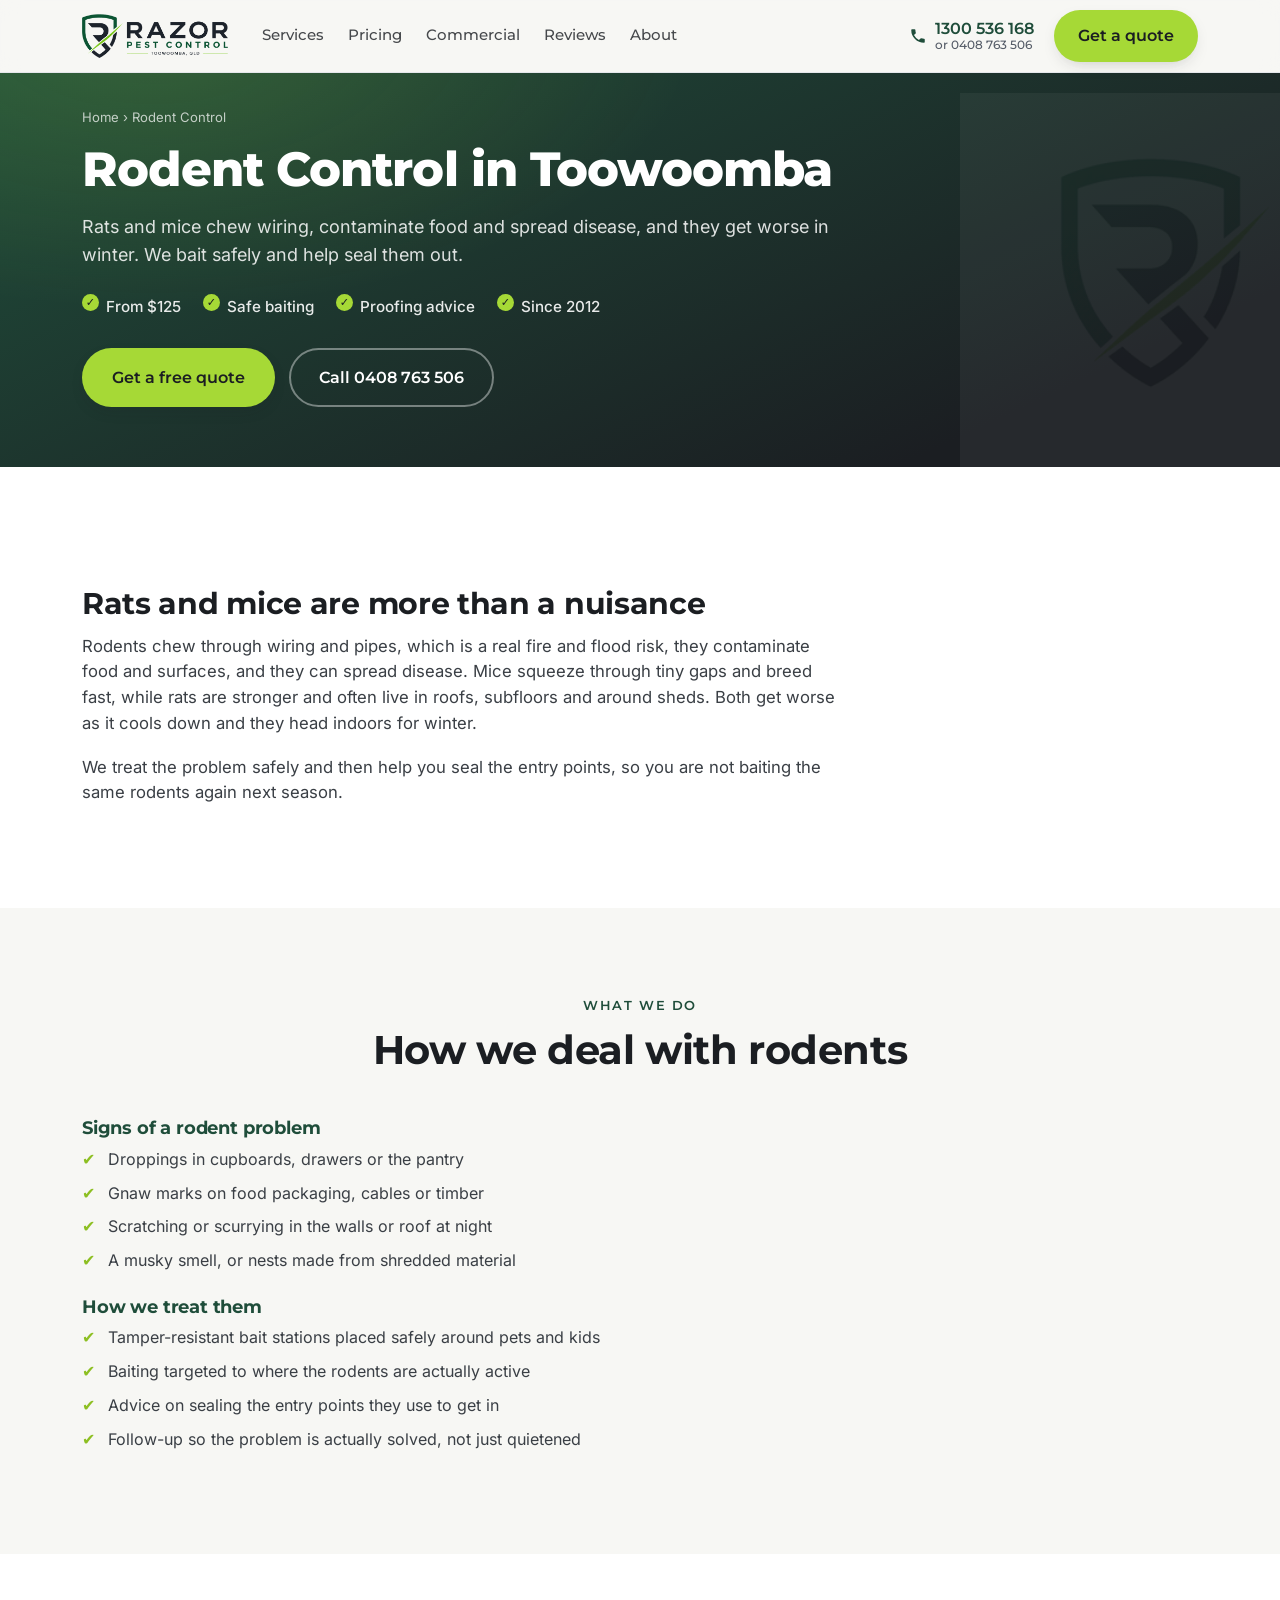
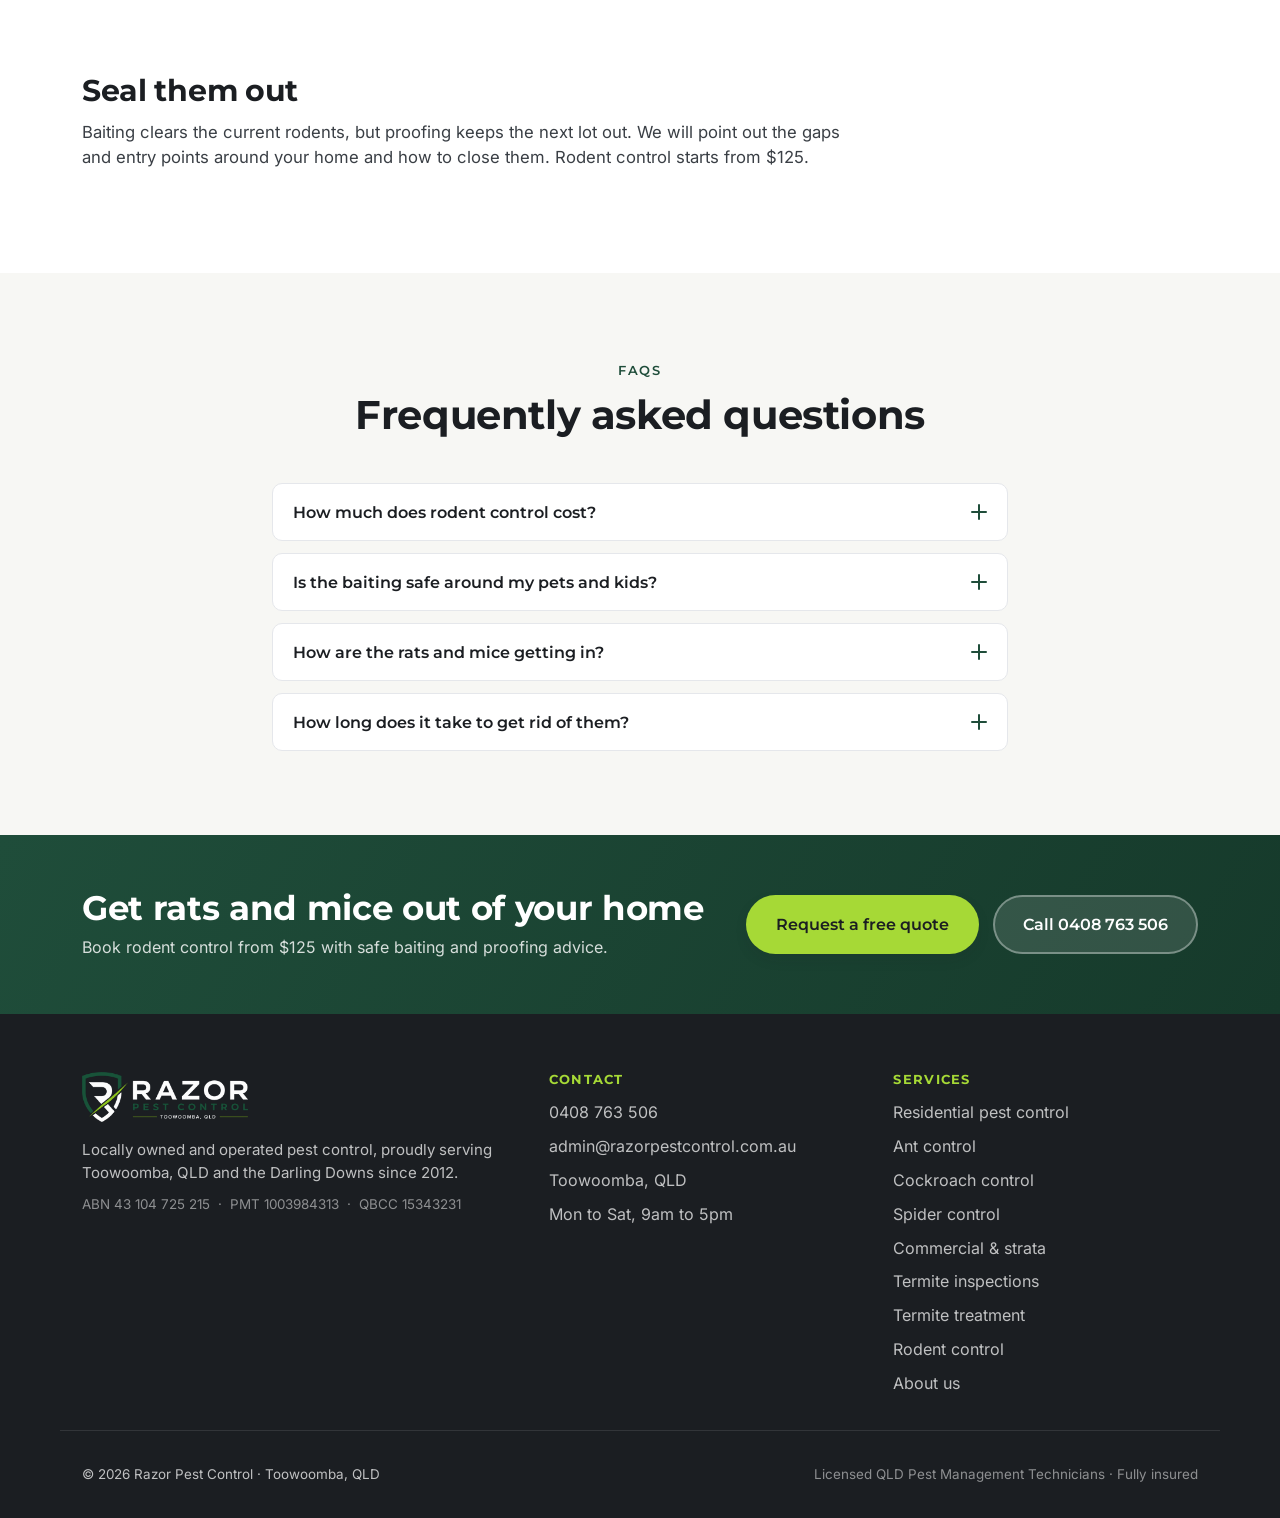
<file: rodent-control/index.html>
<!doctype html>
<html lang="en-AU">
<head>
  <meta charset="utf-8" />
  <meta name="viewport" content="width=device-width, initial-scale=1" />
  <title>Rodent Control Toowoomba | Rat &amp; Mouse Control | Razor</title>
  <meta name="description" content="Rat and mouse control in Toowoomba from $125. Safe, tamper-resistant baiting and entry-point proofing by a licensed technician. Book online." />
  <meta name="theme-color" content="#1F4D3A" />

  <!-- Google tag (gtag.js) -->
  <script async src="https://www.googletagmanager.com/gtag/js?id=AW-18346114707"></script>
  <script>
    window.dataLayer = window.dataLayer || [];
    function gtag(){dataLayer.push(arguments);}
    gtag('js', new Date());
    gtag('config', 'AW-18346114707');
  </script>
  <link rel="icon" href="/favicon.svg" type="image/svg+xml" />
  <link rel="apple-touch-icon" href="/assets/apple-touch-icon.png" />
  <link rel="canonical" href="https://razorpestcontrol.com.au/rodent-control/" />
  <meta property="og:type" content="website" />
  <meta property="og:site_name" content="Razor Pest Control" />
  <meta property="og:locale" content="en_AU" />
  <meta property="og:title" content="Rodent Control Toowoomba | Rat &amp; Mouse Control | Razor" />
  <meta property="og:description" content="Rat and mouse control in Toowoomba from $125. Safe, tamper-resistant baiting and entry-point proofing by a licensed technician. Book online." />
  <meta property="og:url" content="https://razorpestcontrol.com.au/rodent-control/" />
  <meta property="og:image" content="https://razorpestcontrol.com.au/assets/og-image.jpg" />
  <meta name="twitter:card" content="summary_large_image" />
  <meta name="twitter:title" content="Rodent Control Toowoomba | Rat &amp; Mouse Control | Razor" />
  <meta name="twitter:description" content="Rat and mouse control in Toowoomba from $125. Safe, tamper-resistant baiting and entry-point proofing by a licensed technician. Book online." />
  <meta name="twitter:image" content="https://razorpestcontrol.com.au/assets/og-image.jpg" />
  <link rel="preconnect" href="https://razor-pest-control-app.onrender.com" crossorigin />
  <link rel="preload" as="font" type="font/woff2" href="/assets/fonts/montserrat-latin.woff2" crossorigin />
  <link rel="preload" as="font" type="font/woff2" href="/assets/fonts/inter-latin.woff2" crossorigin />
  <link rel="stylesheet" href="/styles.css" />
  <script type="application/ld+json">
  {"@context": "https://schema.org", "@type": "BreadcrumbList", "itemListElement": [{"@type": "ListItem", "position": 1, "name": "Home", "item": "https://razorpestcontrol.com.au/"}, {"@type": "ListItem", "position": 2, "name": "Rodent Control", "item": "https://razorpestcontrol.com.au/rodent-control/"}]}
  </script>
  <script type="application/ld+json">
  {"@context": "https://schema.org", "@type": "Service", "serviceType": "Rodent Control", "name": "Rodent Control", "url": "https://razorpestcontrol.com.au/rodent-control/", "description": "Rat and mouse control in Toowoomba from $125. Safe, tamper-resistant baiting and entry-point proofing by a licensed technician. Book online.", "provider": {"@type": "PestControlService", "@id": "https://razorpestcontrol.com.au/#business", "name": "Razor Pest Control", "telephone": "+61408763506", "url": "https://razorpestcontrol.com.au/"}, "areaServed": [{"@type": "City", "name": "Toowoomba"}, {"@type": "City", "name": "Highfields"}, {"@type": "City", "name": "Glenvale"}, {"@type": "City", "name": "Rangeville"}, {"@type": "City", "name": "Gatton"}, {"@type": "City", "name": "Warwick"}, {"@type": "City", "name": "Oakey"}, {"@type": "City", "name": "Pittsworth"}], "offers": {"@type": "Offer", "priceCurrency": "AUD", "price": "125"}}
  </script>
  <script type="application/ld+json">
  {"@context": "https://schema.org", "@type": "FAQPage", "mainEntity": [{"@type": "Question", "name": "How much does rodent control cost?", "acceptedAnswer": {"@type": "Answer", "text": "Rodent control starts from $125. The price depends on the size of the property and how established the problem is, and your quote is always free."}}, {"@type": "Question", "name": "Is the baiting safe around my pets and kids?", "acceptedAnswer": {"@type": "Answer", "text": "Yes. We use tamper-resistant bait stations placed where children and pets cannot reach the bait, and we place them with safety in mind."}}, {"@type": "Question", "name": "How are the rats and mice getting in?", "acceptedAnswer": {"@type": "Answer", "text": "Rodents use surprisingly small gaps around pipes, eaves, doors and the roofline. Part of our service is showing you the entry points so you can seal them."}}, {"@type": "Question", "name": "How long does it take to get rid of them?", "acceptedAnswer": {"@type": "Answer", "text": "You will usually see activity drop within a week or two. A follow-up makes sure the problem is fully cleared rather than just reduced."}}]}
  </script>
</head>
<body>
  <a class="skip" href="#main">Skip to content</a>
  <header class="site-header" id="top">
    <div class="container header-inner">
      <a class="brand" href="/" aria-label="Razor Pest Control home">
        <img src="/assets/logo-horizontal.png" alt="Razor Pest Control, Toowoomba QLD" width="564" height="170" fetchpriority="high" />
      </a>
      <nav class="nav" aria-label="Primary">
        <a href="/#services">Services</a>
        <a href="/#pricing">Pricing</a>
        <a href="/commercial-pest-control/">Commercial</a>
        <a href="/reviews/">Reviews</a>
        <a href="/about/">About</a>
      </nav>
      <div class="header-cta">
        <a class="phone-link" href="tel:+611300536168" aria-label="Call Razor Pest Control on 1300 536 168">
          <svg viewBox="0 0 24 24" aria-hidden="true" class="ico"><path d="M6.6 10.8a15.6 15.6 0 0 0 6.6 6.6l2.2-2.2a1 1 0 0 1 1-.24 11.4 11.4 0 0 0 3.6.58 1 1 0 0 1 1 1V20a1 1 0 0 1-1 1A17 17 0 0 1 3 4a1 1 0 0 1 1-1h3.5a1 1 0 0 1 1 1 11.4 11.4 0 0 0 .58 3.6 1 1 0 0 1-.24 1z"/></svg>
          <span class="phone-nums">1300 536 168<small>or 0408 763 506</small></span>
        </a>
        <a class="btn btn-primary" href="/quote/">Get a quote</a>
      </div>
    </div>
  </header>
  <main id="main">
  <section class="page-hero">
    <div class="container">
      <nav class="breadcrumb" aria-label="Breadcrumb"><a href="/">Home</a> &rsaquo; <span>Rodent Control</span></nav>
      <h1>Rodent Control in Toowoomba</h1>
      <p class="lead">Rats and mice chew wiring, contaminate food and spread disease, and they get worse in winter. We bait safely and help seal them out.</p>
      <ul class="trust-row">
        <li>From $<span data-price="rodent">125</span></li>
        <li>Safe baiting</li>
        <li>Proofing advice</li>
        <li>Since 2012</li>
      </ul>
      <div class="hero-actions">
        <a class="btn btn-primary btn-lg" href="/quote/">Get a free quote</a>
        <a class="btn btn-ghost btn-lg" href="tel:+61408763506">Call 0408 763 506</a>
      </div>
    </div>
  </section>
    <section class="section" style="background:var(--white)">
      <div class="container">
        <div class="prose">
          <h2>Rats and mice are more than a nuisance</h2>
          <p>Rodents chew through wiring and pipes, which is a real fire and flood risk, they contaminate food and surfaces, and they can spread disease. Mice squeeze through tiny gaps and breed fast, while rats are stronger and often live in roofs, subfloors and around sheds. Both get worse as it cools down and they head indoors for winter.</p>
          <p>We treat the problem safely and then help you seal the entry points, so you are not baiting the same rodents again next season.</p>
        </div>
      </div>
    </section>
    <section class="section" style="background:var(--offwhite)">
      <div class="container">
        <div class="section-head"><p class="eyebrow">What we do</p><h2>How we deal with rodents</h2></div>        <div class="prose">
          <h3>Signs of a rodent problem</h3>
          <ul><li>Droppings in cupboards, drawers or the pantry</li><li>Gnaw marks on food packaging, cables or timber</li><li>Scratching or scurrying in the walls or roof at night</li><li>A musky smell, or nests made from shredded material</li></ul>
          <h3>How we treat them</h3>
          <ul><li>Tamper-resistant bait stations placed safely around pets and kids</li><li>Baiting targeted to where the rodents are actually active</li><li>Advice on sealing the entry points they use to get in</li><li>Follow-up so the problem is actually solved, not just quietened</li></ul>
        </div>
      </div>
    </section>
    <section class="section" style="background:var(--white)">
      <div class="container">
        <div class="prose">
          <h2>Seal them out</h2>
          <p>Baiting clears the current rodents, but proofing keeps the next lot out. We will point out the gaps and entry points around your home and how to close them. Rodent control starts from $<span data-price="rodent">125</span>.</p>
        </div>
      </div>
    </section>
  <section class="faq section" style="background:var(--offwhite)">
    <div class="container faq-inner">
      <div class="section-head"><p class="eyebrow">FAQs</p><h2>Frequently asked questions</h2></div>
      <div class="accordion">
          <div class="acc-item">
            <button class="acc-q" id="rodent-control-q1" aria-expanded="false" aria-controls="rodent-control-a1">How much does rodent control cost?<span class="acc-ico" aria-hidden="true"></span></button>
            <div class="acc-a" id="rodent-control-a1" role="region" aria-labelledby="rodent-control-q1" aria-hidden="true"><p>Rodent control starts from $<span data-price="rodent">125</span>. The price depends on the size of the property and how established the problem is, and your quote is always free.</p></div>
          </div>
          <div class="acc-item">
            <button class="acc-q" id="rodent-control-q2" aria-expanded="false" aria-controls="rodent-control-a2">Is the baiting safe around my pets and kids?<span class="acc-ico" aria-hidden="true"></span></button>
            <div class="acc-a" id="rodent-control-a2" role="region" aria-labelledby="rodent-control-q2" aria-hidden="true"><p>Yes. We use tamper-resistant bait stations placed where children and pets cannot reach the bait, and we place them with safety in mind.</p></div>
          </div>
          <div class="acc-item">
            <button class="acc-q" id="rodent-control-q3" aria-expanded="false" aria-controls="rodent-control-a3">How are the rats and mice getting in?<span class="acc-ico" aria-hidden="true"></span></button>
            <div class="acc-a" id="rodent-control-a3" role="region" aria-labelledby="rodent-control-q3" aria-hidden="true"><p>Rodents use surprisingly small gaps around pipes, eaves, doors and the roofline. Part of our service is showing you the entry points so you can seal them.</p></div>
          </div>
          <div class="acc-item">
            <button class="acc-q" id="rodent-control-q4" aria-expanded="false" aria-controls="rodent-control-a4">How long does it take to get rid of them?<span class="acc-ico" aria-hidden="true"></span></button>
            <div class="acc-a" id="rodent-control-a4" role="region" aria-labelledby="rodent-control-q4" aria-hidden="true"><p>You will usually see activity drop within a week or two. A follow-up makes sure the problem is fully cleared rather than just reduced.</p></div>
          </div>
      </div>
    </div>
  </section>
  <section class="final-cta">
    <div class="container final-inner">
      <div><h2>Get rats and mice out of your home</h2><p>Book rodent control from $<span data-price="rodent">125</span> with safe baiting and proofing advice.</p></div>
      <div class="final-actions">
        <a class="btn btn-primary btn-lg" href="/quote/">Request a free quote</a>
        <a class="btn btn-ghost-light btn-lg" href="tel:+61408763506">Call 0408 763 506</a>
      </div>
    </div>
  </section>
  </main>
  <footer class="site-footer">
    <div class="container footer-grid">
      <div class="footer-brand">
        <img src="/assets/logo-horizontal-dark.png" alt="Razor Pest Control logo" width="564" height="170" loading="lazy" decoding="async" />
        <p>Locally owned and operated pest control, proudly serving Toowoomba, QLD and the Darling Downs since 2012.</p>
        <p class="footer-abn">ABN 43 104 725 215 &nbsp;&middot;&nbsp; PMT 1003984313 &nbsp;&middot;&nbsp; QBCC 15343231</p>
      </div>
      <div class="footer-col">
        <h3>Contact</h3>
        <ul>
          <li><a href="tel:+61408763506">0408 763 506</a></li>
          <li><a href="mailto:admin@razorpestcontrol.com.au">admin@razorpestcontrol.com.au</a></li>
          <li>Toowoomba, QLD</li>
          <li>Mon to Sat, 9am to 5pm</li>
        </ul>
      </div>
      <div class="footer-col">
        <h3>Services</h3>
        <ul>
          <li><a href="/residential-pest-control/">Residential pest control</a></li>
          <li><a href="/ant-control/">Ant control</a></li>
          <li><a href="/cockroach-control/">Cockroach control</a></li>
          <li><a href="/spider-control/">Spider control</a></li>
          <li><a href="/commercial-pest-control/">Commercial &amp; strata</a></li>
          <li><a href="/termite-inspections-toowoomba/">Termite inspections</a></li>
          <li><a href="/termite-treatment-toowoomba/">Termite treatment</a></li>
          <li><a href="/rodent-control/">Rodent control</a></li>
          <li><a href="/about/">About us</a></li>
        </ul>
      </div>
    </div>
    <div class="container footer-bar">
      <p>&copy; <span id="year"></span> Razor Pest Control &middot; Toowoomba, QLD</p>
      <p class="muted">Licensed QLD Pest Management Technicians &middot; Fully insured</p>
    </div>
  </footer>

  <div class="mobile-bar">
    <a class="btn btn-ghost-light" href="tel:+61408763506" aria-label="Call Razor Pest Control on 0408 763 506">Call</a>
    <a class="btn btn-primary" href="/quote/">Get a quote</a>
  </div>

  <script src="/pages.js"></script>
</body>
</html>
</file>
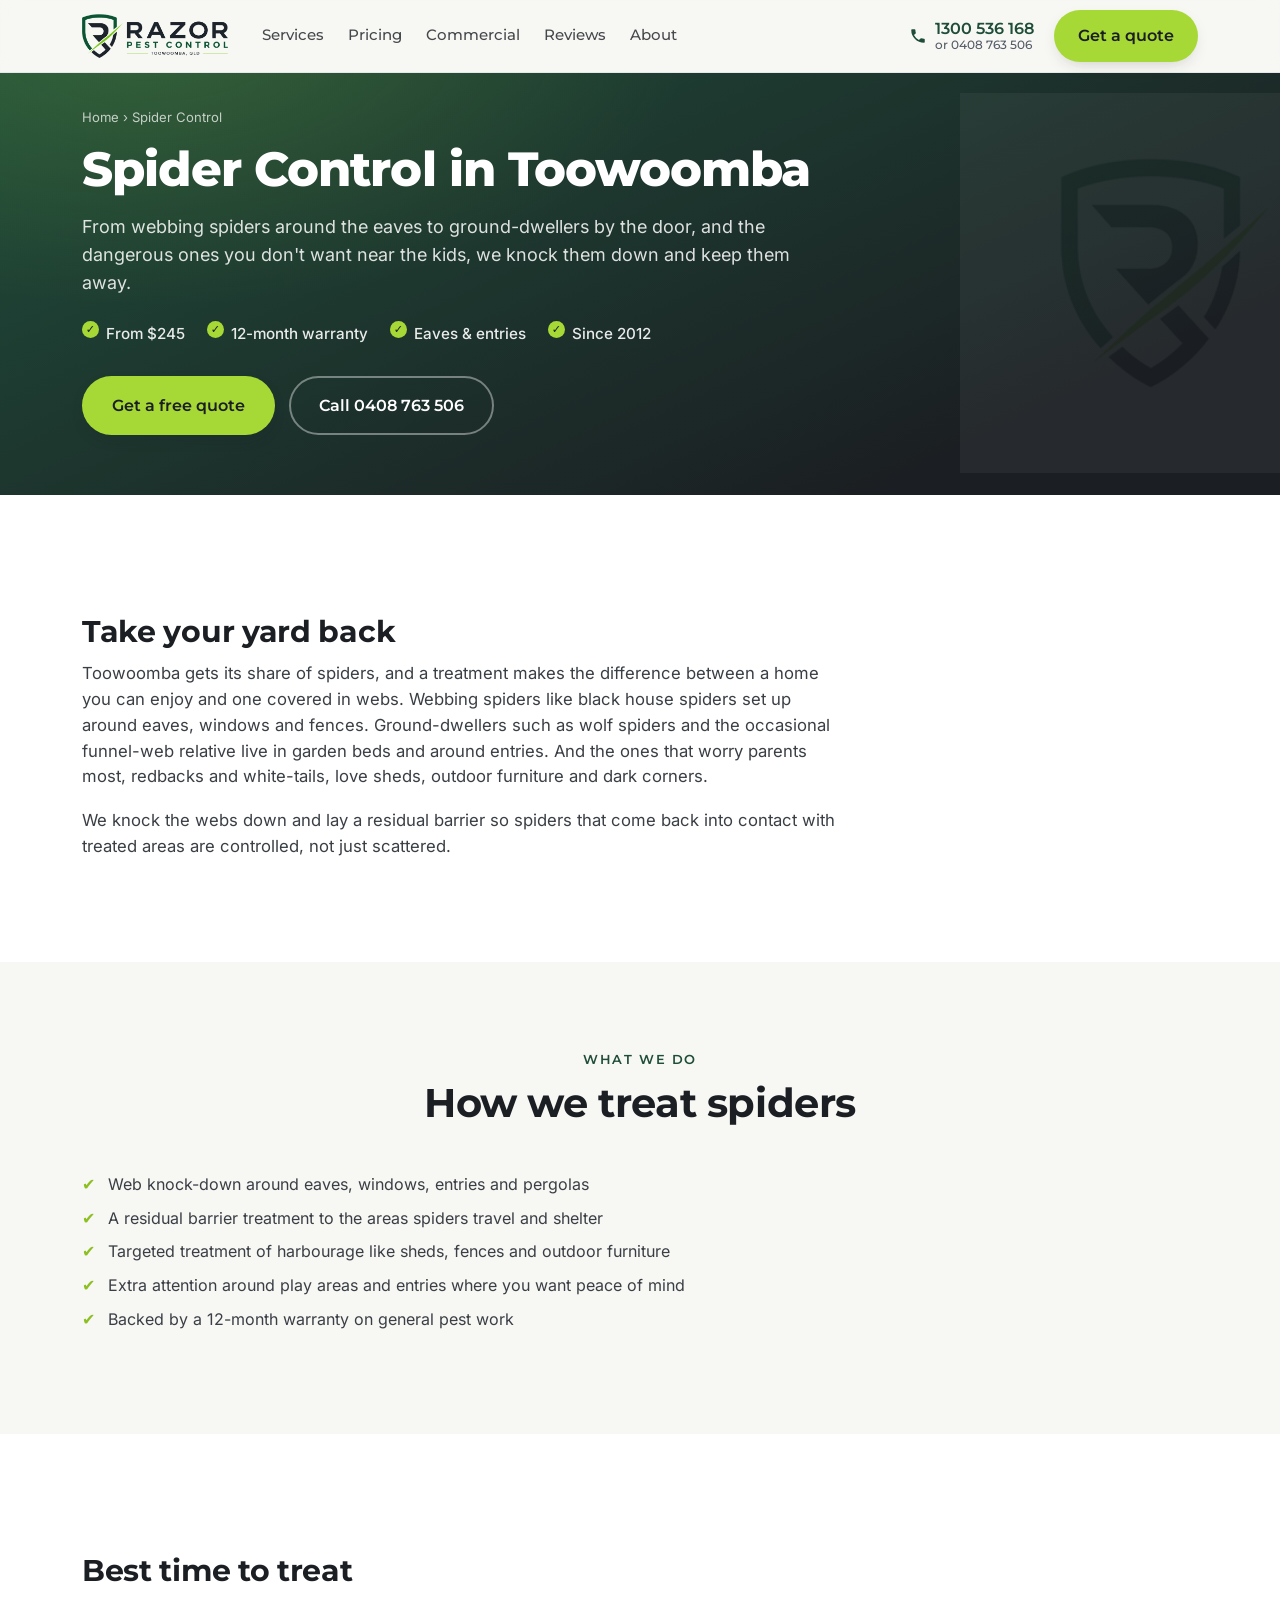
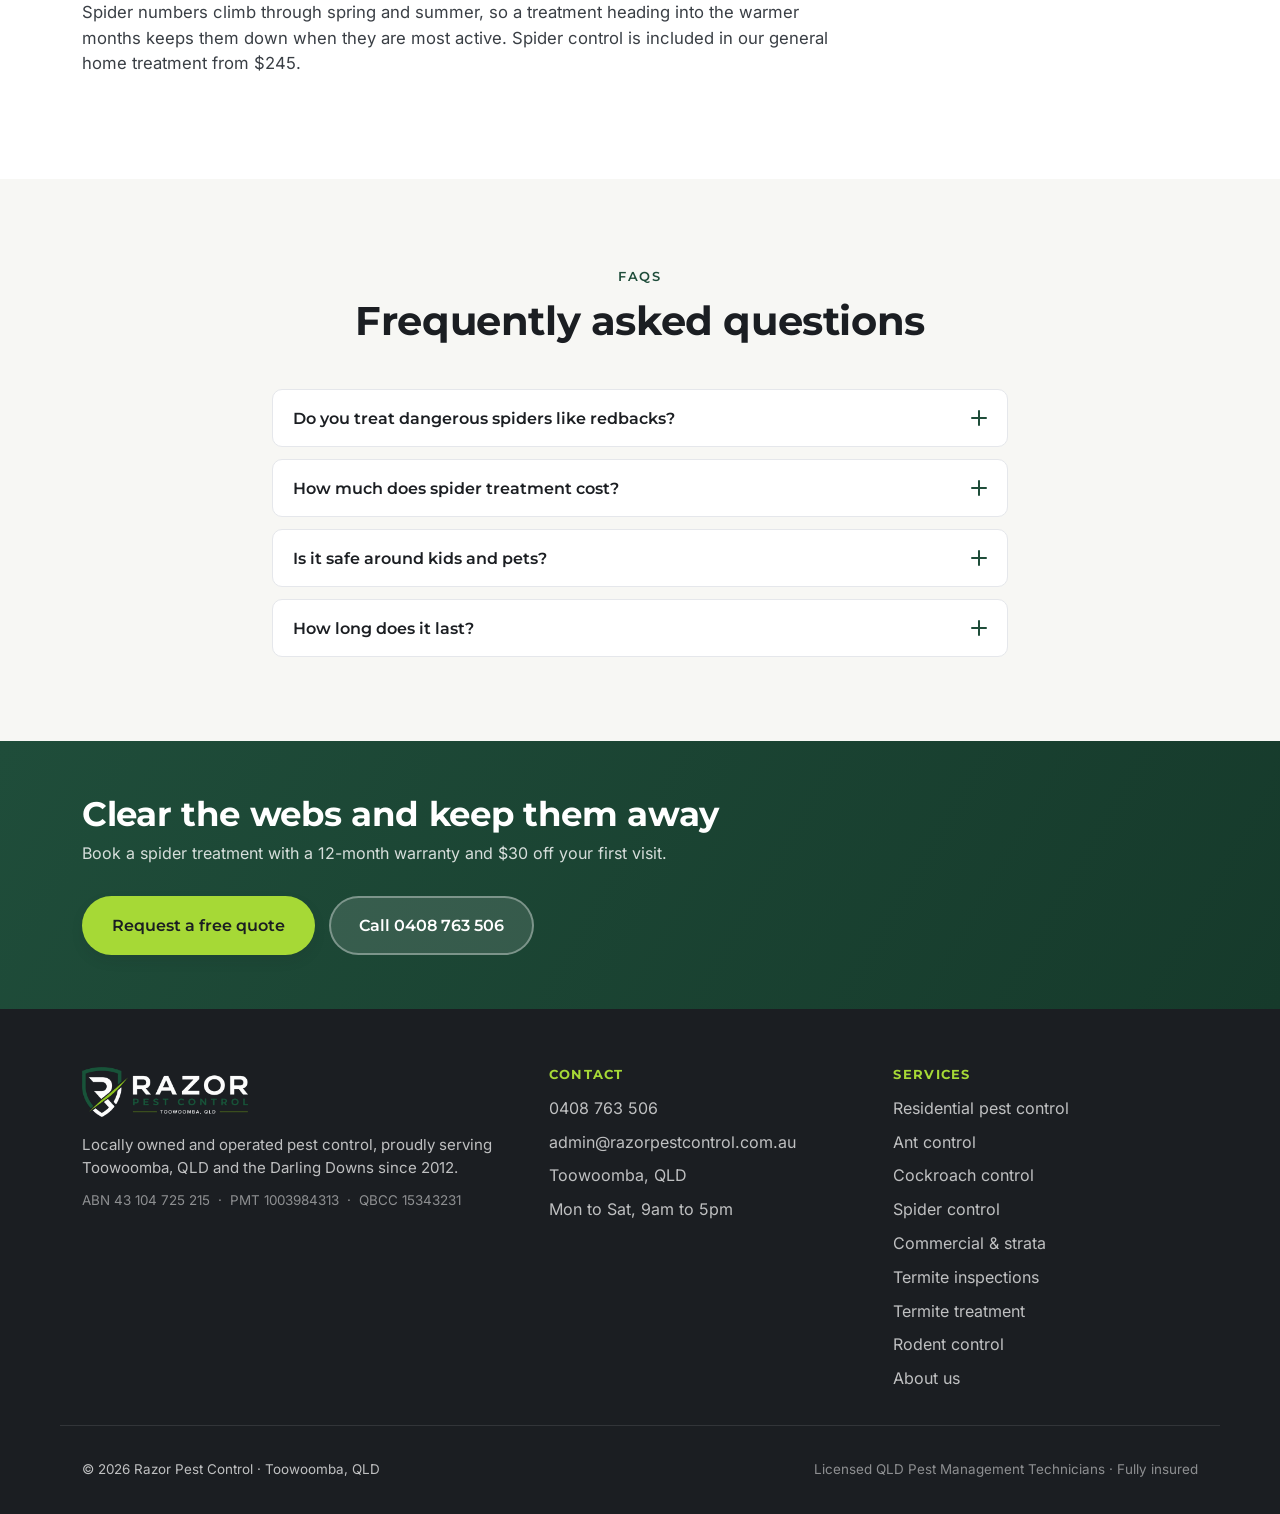
<file: spider-control/index.html>
<!doctype html>
<html lang="en-AU">
<head>
  <meta charset="utf-8" />
  <meta name="viewport" content="width=device-width, initial-scale=1" />
  <title>Spider Control Toowoomba | Razor Pest Control</title>
  <meta name="description" content="Spider treatment in Toowoomba. Web knock-down and residual barriers that clear webbing spiders and deter redbacks, with a 12-month warranty. From $245." />
  <meta name="theme-color" content="#1F4D3A" />

  <!-- Google tag (gtag.js) -->
  <script async src="https://www.googletagmanager.com/gtag/js?id=AW-18346114707"></script>
  <script>
    window.dataLayer = window.dataLayer || [];
    function gtag(){dataLayer.push(arguments);}
    gtag('js', new Date());
    gtag('config', 'AW-18346114707');
  </script>
  <link rel="icon" href="/favicon.svg" type="image/svg+xml" />
  <link rel="apple-touch-icon" href="/assets/apple-touch-icon.png" />
  <link rel="canonical" href="https://razorpestcontrol.com.au/spider-control/" />
  <meta property="og:type" content="website" />
  <meta property="og:site_name" content="Razor Pest Control" />
  <meta property="og:locale" content="en_AU" />
  <meta property="og:title" content="Spider Control Toowoomba | Razor Pest Control" />
  <meta property="og:description" content="Spider treatment in Toowoomba. Web knock-down and residual barriers that clear webbing spiders and deter redbacks, with a 12-month warranty. From $245." />
  <meta property="og:url" content="https://razorpestcontrol.com.au/spider-control/" />
  <meta property="og:image" content="https://razorpestcontrol.com.au/assets/og-image.jpg" />
  <meta name="twitter:card" content="summary_large_image" />
  <meta name="twitter:title" content="Spider Control Toowoomba | Razor Pest Control" />
  <meta name="twitter:description" content="Spider treatment in Toowoomba. Web knock-down and residual barriers that clear webbing spiders and deter redbacks, with a 12-month warranty. From $245." />
  <meta name="twitter:image" content="https://razorpestcontrol.com.au/assets/og-image.jpg" />
  <link rel="preconnect" href="https://razor-pest-control-app.onrender.com" crossorigin />
  <link rel="preload" as="font" type="font/woff2" href="/assets/fonts/montserrat-latin.woff2" crossorigin />
  <link rel="preload" as="font" type="font/woff2" href="/assets/fonts/inter-latin.woff2" crossorigin />
  <link rel="stylesheet" href="/styles.css" />
  <script type="application/ld+json">
  {"@context": "https://schema.org", "@type": "BreadcrumbList", "itemListElement": [{"@type": "ListItem", "position": 1, "name": "Home", "item": "https://razorpestcontrol.com.au/"}, {"@type": "ListItem", "position": 2, "name": "Spider Control", "item": "https://razorpestcontrol.com.au/spider-control/"}]}
  </script>
  <script type="application/ld+json">
  {"@context": "https://schema.org", "@type": "Service", "serviceType": "Spider Control", "name": "Spider Control", "url": "https://razorpestcontrol.com.au/spider-control/", "description": "Spider treatment in Toowoomba. Web knock-down and residual barriers that clear webbing spiders and deter redbacks, with a 12-month warranty. From $245.", "provider": {"@type": "PestControlService", "@id": "https://razorpestcontrol.com.au/#business", "name": "Razor Pest Control", "telephone": "+61408763506", "url": "https://razorpestcontrol.com.au/"}, "areaServed": [{"@type": "City", "name": "Toowoomba"}, {"@type": "City", "name": "Highfields"}, {"@type": "City", "name": "Glenvale"}, {"@type": "City", "name": "Rangeville"}, {"@type": "City", "name": "Gatton"}, {"@type": "City", "name": "Warwick"}, {"@type": "City", "name": "Oakey"}, {"@type": "City", "name": "Pittsworth"}], "offers": {"@type": "Offer", "priceCurrency": "AUD", "price": "245"}}
  </script>
  <script type="application/ld+json">
  {"@context": "https://schema.org", "@type": "FAQPage", "mainEntity": [{"@type": "Question", "name": "Do you treat dangerous spiders like redbacks?", "acceptedAnswer": {"@type": "Answer", "text": "Yes. Our treatment targets the areas redbacks and other spiders shelter, like sheds, outdoor furniture and dark corners. If you have a specific concern, tell us and we will focus on it."}}, {"@type": "Question", "name": "How much does spider treatment cost?", "acceptedAnswer": {"@type": "Answer", "text": "Spider control is part of our general pest treatment from $245 for a standard home, with a 12-month warranty."}}, {"@type": "Question", "name": "Is it safe around kids and pets?", "acceptedAnswer": {"@type": "Answer", "text": "Yes. We use registered, low-toxicity products and will let you know any simple steps for the day, like staying off a treated area until it dries."}}, {"@type": "Question", "name": "How long does it last?", "acceptedAnswer": {"@type": "Answer", "text": "A general treatment typically keeps spiders down for months and is covered by a 12-month warranty. Spring and summer are the busiest times, so an annual treatment works well."}}]}
  </script>
</head>
<body>
  <a class="skip" href="#main">Skip to content</a>
  <header class="site-header" id="top">
    <div class="container header-inner">
      <a class="brand" href="/" aria-label="Razor Pest Control home">
        <img src="/assets/logo-horizontal.png" alt="Razor Pest Control, Toowoomba QLD" width="564" height="170" fetchpriority="high" />
      </a>
      <nav class="nav" aria-label="Primary">
        <a href="/#services">Services</a>
        <a href="/#pricing">Pricing</a>
        <a href="/commercial-pest-control/">Commercial</a>
        <a href="/reviews/">Reviews</a>
        <a href="/about/">About</a>
      </nav>
      <div class="header-cta">
        <a class="phone-link" href="tel:+611300536168" aria-label="Call Razor Pest Control on 1300 536 168">
          <svg viewBox="0 0 24 24" aria-hidden="true" class="ico"><path d="M6.6 10.8a15.6 15.6 0 0 0 6.6 6.6l2.2-2.2a1 1 0 0 1 1-.24 11.4 11.4 0 0 0 3.6.58 1 1 0 0 1 1 1V20a1 1 0 0 1-1 1A17 17 0 0 1 3 4a1 1 0 0 1 1-1h3.5a1 1 0 0 1 1 1 11.4 11.4 0 0 0 .58 3.6 1 1 0 0 1-.24 1z"/></svg>
          <span class="phone-nums">1300 536 168<small>or 0408 763 506</small></span>
        </a>
        <a class="btn btn-primary" href="/quote/">Get a quote</a>
      </div>
    </div>
  </header>
  <main id="main">
  <section class="page-hero">
    <div class="container">
      <nav class="breadcrumb" aria-label="Breadcrumb"><a href="/">Home</a> &rsaquo; <span>Spider Control</span></nav>
      <h1>Spider Control in Toowoomba</h1>
      <p class="lead">From webbing spiders around the eaves to ground-dwellers by the door, and the dangerous ones you don't want near the kids, we knock them down and keep them away.</p>
      <ul class="trust-row">
        <li>From $<span data-price="general">245</span></li>
        <li>12-month warranty</li>
        <li>Eaves &amp; entries</li>
        <li>Since 2012</li>
      </ul>
      <div class="hero-actions">
        <a class="btn btn-primary btn-lg" href="/quote/">Get a free quote</a>
        <a class="btn btn-ghost btn-lg" href="tel:+61408763506">Call 0408 763 506</a>
      </div>
    </div>
  </section>
    <section class="section" style="background:var(--white)">
      <div class="container">
        <div class="prose">
          <h2>Take your yard back</h2>
          <p>Toowoomba gets its share of spiders, and a treatment makes the difference between a home you can enjoy and one covered in webs. Webbing spiders like black house spiders set up around eaves, windows and fences. Ground-dwellers such as wolf spiders and the occasional funnel-web relative live in garden beds and around entries. And the ones that worry parents most, redbacks and white-tails, love sheds, outdoor furniture and dark corners.</p>
          <p>We knock the webs down and lay a residual barrier so spiders that come back into contact with treated areas are controlled, not just scattered.</p>
        </div>
      </div>
    </section>
    <section class="section" style="background:var(--offwhite)">
      <div class="container">
        <div class="section-head"><p class="eyebrow">What we do</p><h2>How we treat spiders</h2></div>        <div class="prose">
          <ul><li>Web knock-down around eaves, windows, entries and pergolas</li><li>A residual barrier treatment to the areas spiders travel and shelter</li><li>Targeted treatment of harbourage like sheds, fences and outdoor furniture</li><li>Extra attention around play areas and entries where you want peace of mind</li><li>Backed by a 12-month warranty on general pest work</li></ul>
        </div>
      </div>
    </section>
    <section class="section" style="background:var(--white)">
      <div class="container">
        <div class="prose">
          <h2>Best time to treat</h2>
          <p>Spider numbers climb through spring and summer, so a treatment heading into the warmer months keeps them down when they are most active. Spider control is included in our <a href="/residential-pest-control/">general home treatment</a> from $<span data-price="general">245</span>.</p>
        </div>
      </div>
    </section>
  <section class="faq section" style="background:var(--offwhite)">
    <div class="container faq-inner">
      <div class="section-head"><p class="eyebrow">FAQs</p><h2>Frequently asked questions</h2></div>
      <div class="accordion">
          <div class="acc-item">
            <button class="acc-q" id="spider-control-q1" aria-expanded="false" aria-controls="spider-control-a1">Do you treat dangerous spiders like redbacks?<span class="acc-ico" aria-hidden="true"></span></button>
            <div class="acc-a" id="spider-control-a1" role="region" aria-labelledby="spider-control-q1" aria-hidden="true"><p>Yes. Our treatment targets the areas redbacks and other spiders shelter, like sheds, outdoor furniture and dark corners. If you have a specific concern, tell us and we will focus on it.</p></div>
          </div>
          <div class="acc-item">
            <button class="acc-q" id="spider-control-q2" aria-expanded="false" aria-controls="spider-control-a2">How much does spider treatment cost?<span class="acc-ico" aria-hidden="true"></span></button>
            <div class="acc-a" id="spider-control-a2" role="region" aria-labelledby="spider-control-q2" aria-hidden="true"><p>Spider control is part of our general pest treatment from $<span data-price="general">245</span> for a standard home, with a 12-month warranty.</p></div>
          </div>
          <div class="acc-item">
            <button class="acc-q" id="spider-control-q3" aria-expanded="false" aria-controls="spider-control-a3">Is it safe around kids and pets?<span class="acc-ico" aria-hidden="true"></span></button>
            <div class="acc-a" id="spider-control-a3" role="region" aria-labelledby="spider-control-q3" aria-hidden="true"><p>Yes. We use registered, low-toxicity products and will let you know any simple steps for the day, like staying off a treated area until it dries.</p></div>
          </div>
          <div class="acc-item">
            <button class="acc-q" id="spider-control-q4" aria-expanded="false" aria-controls="spider-control-a4">How long does it last?<span class="acc-ico" aria-hidden="true"></span></button>
            <div class="acc-a" id="spider-control-a4" role="region" aria-labelledby="spider-control-q4" aria-hidden="true"><p>A general treatment typically keeps spiders down for months and is covered by a 12-month warranty. Spring and summer are the busiest times, so an annual treatment works well.</p></div>
          </div>
      </div>
    </div>
  </section>
  <section class="final-cta">
    <div class="container final-inner">
      <div><h2>Clear the webs and keep them away</h2><p>Book a spider treatment with a 12-month warranty and $<span data-price="firstOff">30</span> off your first visit.</p></div>
      <div class="final-actions">
        <a class="btn btn-primary btn-lg" href="/quote/">Request a free quote</a>
        <a class="btn btn-ghost-light btn-lg" href="tel:+61408763506">Call 0408 763 506</a>
      </div>
    </div>
  </section>
  </main>
  <footer class="site-footer">
    <div class="container footer-grid">
      <div class="footer-brand">
        <img src="/assets/logo-horizontal-dark.png" alt="Razor Pest Control logo" width="564" height="170" loading="lazy" decoding="async" />
        <p>Locally owned and operated pest control, proudly serving Toowoomba, QLD and the Darling Downs since 2012.</p>
        <p class="footer-abn">ABN 43 104 725 215 &nbsp;&middot;&nbsp; PMT 1003984313 &nbsp;&middot;&nbsp; QBCC 15343231</p>
      </div>
      <div class="footer-col">
        <h3>Contact</h3>
        <ul>
          <li><a href="tel:+61408763506">0408 763 506</a></li>
          <li><a href="mailto:admin@razorpestcontrol.com.au">admin@razorpestcontrol.com.au</a></li>
          <li>Toowoomba, QLD</li>
          <li>Mon to Sat, 9am to 5pm</li>
        </ul>
      </div>
      <div class="footer-col">
        <h3>Services</h3>
        <ul>
          <li><a href="/residential-pest-control/">Residential pest control</a></li>
          <li><a href="/ant-control/">Ant control</a></li>
          <li><a href="/cockroach-control/">Cockroach control</a></li>
          <li><a href="/spider-control/">Spider control</a></li>
          <li><a href="/commercial-pest-control/">Commercial &amp; strata</a></li>
          <li><a href="/termite-inspections-toowoomba/">Termite inspections</a></li>
          <li><a href="/termite-treatment-toowoomba/">Termite treatment</a></li>
          <li><a href="/rodent-control/">Rodent control</a></li>
          <li><a href="/about/">About us</a></li>
        </ul>
      </div>
    </div>
    <div class="container footer-bar">
      <p>&copy; <span id="year"></span> Razor Pest Control &middot; Toowoomba, QLD</p>
      <p class="muted">Licensed QLD Pest Management Technicians &middot; Fully insured</p>
    </div>
  </footer>

  <div class="mobile-bar">
    <a class="btn btn-ghost-light" href="tel:+61408763506" aria-label="Call Razor Pest Control on 0408 763 506">Call</a>
    <a class="btn btn-primary" href="/quote/">Get a quote</a>
  </div>

  <script src="/pages.js"></script>
</body>
</html>
</file>
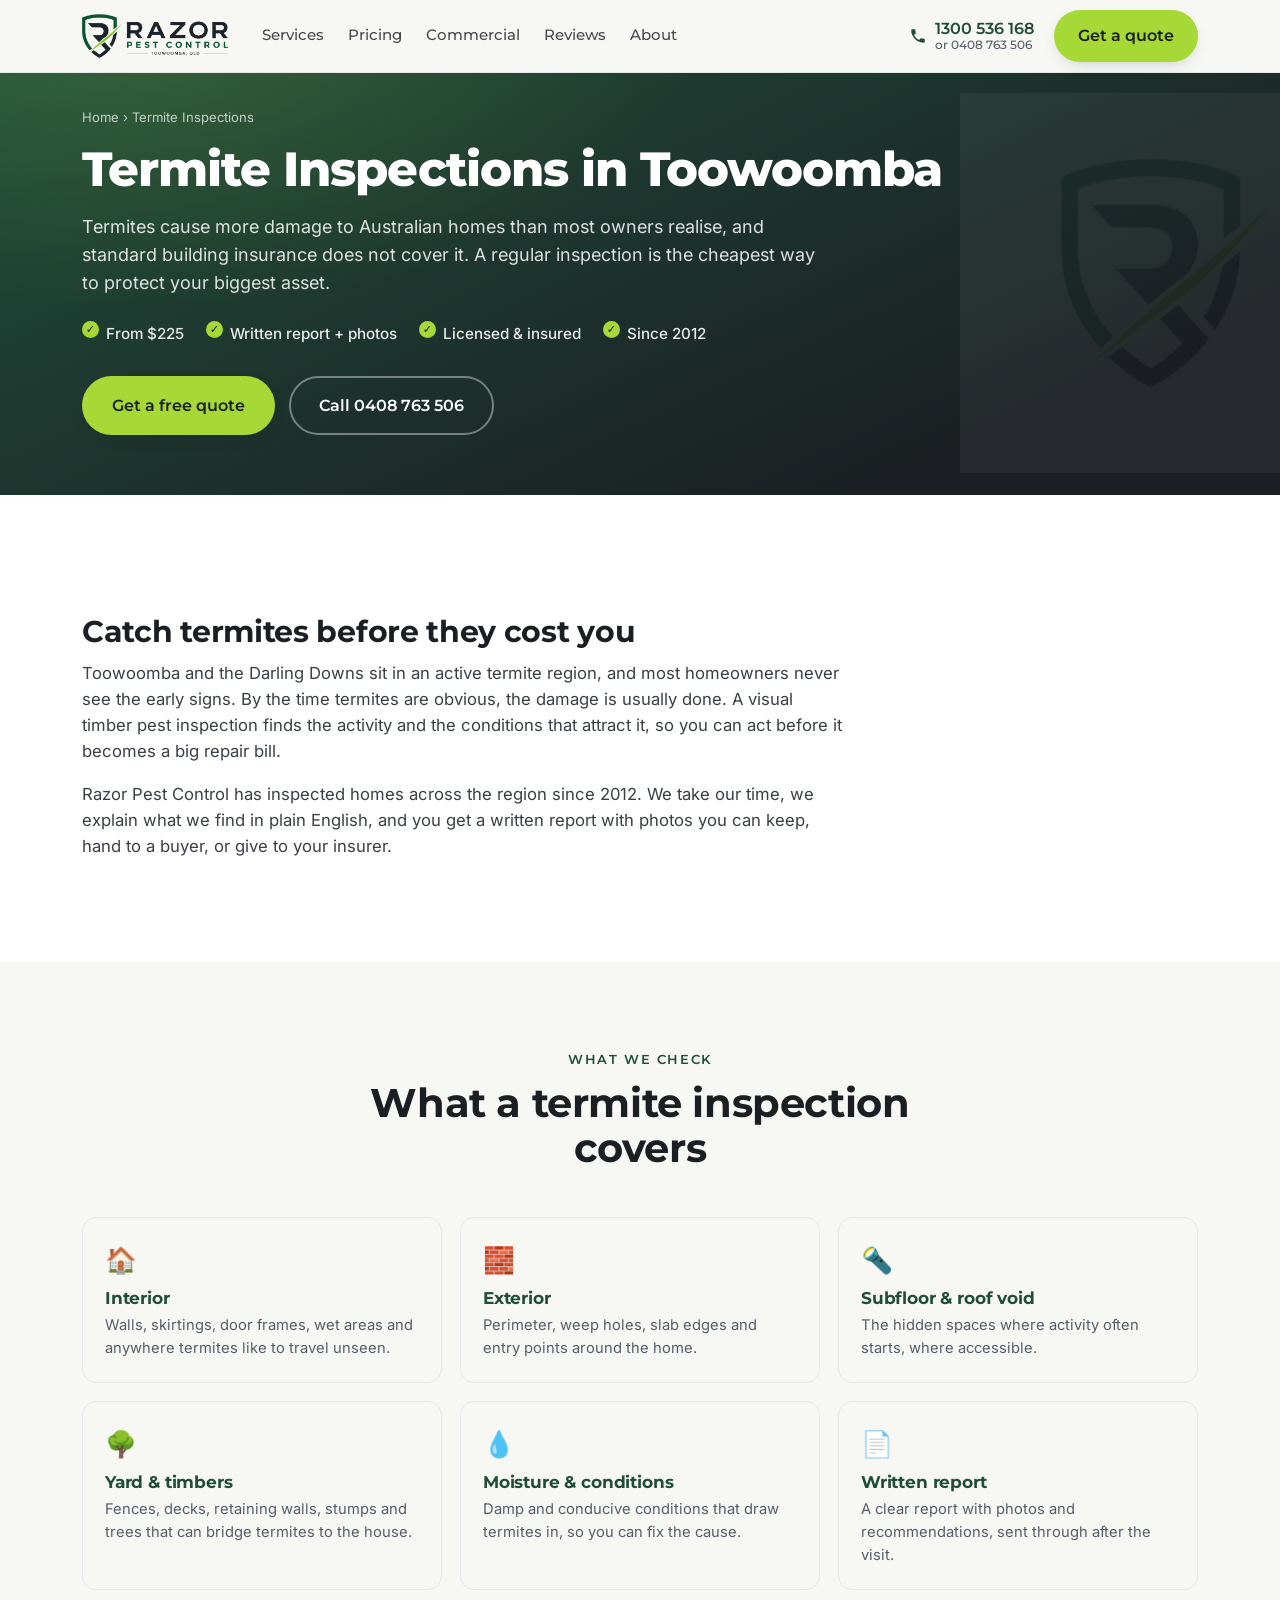
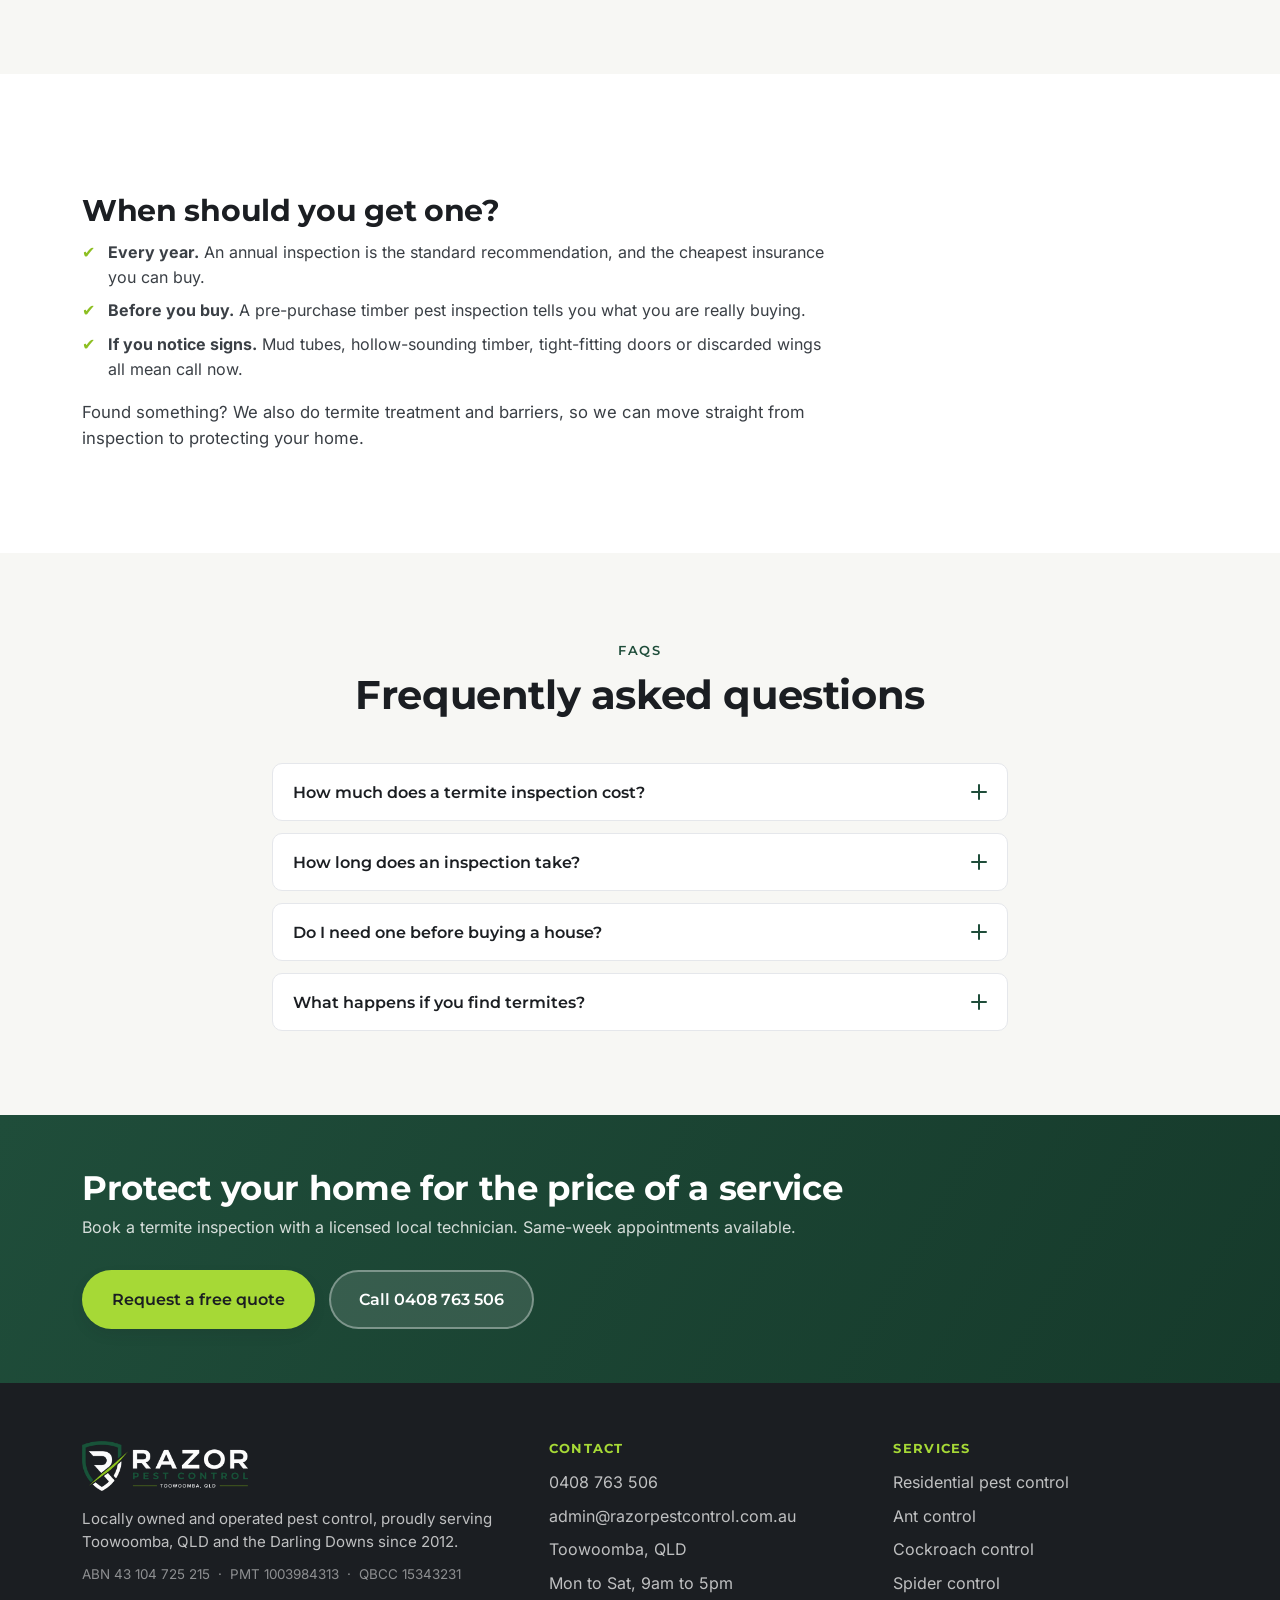
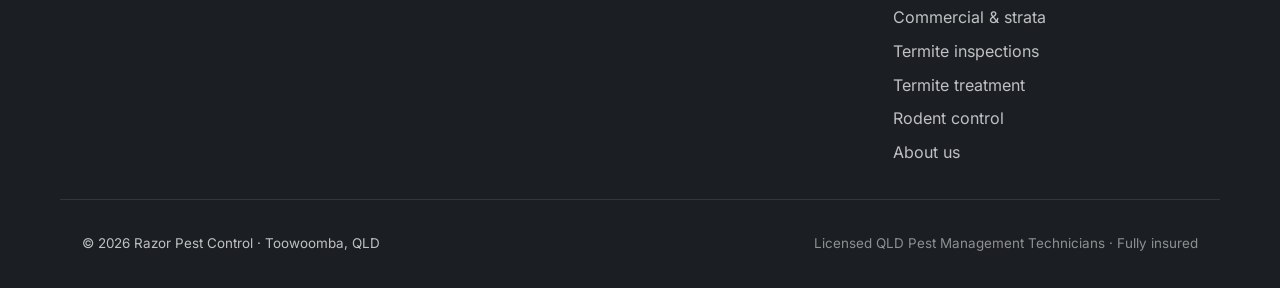
<file: termite-inspections-toowoomba/index.html>
<!doctype html>
<html lang="en-AU">
<head>
  <meta charset="utf-8" />
  <meta name="viewport" content="width=device-width, initial-scale=1" />
  <title>Termite Inspections Toowoomba | Razor Pest Control</title>
  <meta name="description" content="Termite inspections in Toowoomba from $225. Thorough visual inspection with a written report and photos by a licensed technician. Locally owned since 2012." />
  <meta name="theme-color" content="#1F4D3A" />

  <!-- Google tag (gtag.js) -->
  <script async src="https://www.googletagmanager.com/gtag/js?id=AW-18346114707"></script>
  <script>
    window.dataLayer = window.dataLayer || [];
    function gtag(){dataLayer.push(arguments);}
    gtag('js', new Date());
    gtag('config', 'AW-18346114707');
  </script>
  <link rel="icon" href="/favicon.svg" type="image/svg+xml" />
  <link rel="apple-touch-icon" href="/assets/apple-touch-icon.png" />
  <link rel="canonical" href="https://razorpestcontrol.com.au/termite-inspections-toowoomba/" />
  <meta property="og:type" content="website" />
  <meta property="og:site_name" content="Razor Pest Control" />
  <meta property="og:locale" content="en_AU" />
  <meta property="og:title" content="Termite Inspections Toowoomba | Razor Pest Control" />
  <meta property="og:description" content="Termite inspections in Toowoomba from $225. Thorough visual inspection with a written report and photos by a licensed technician. Locally owned since 2012." />
  <meta property="og:url" content="https://razorpestcontrol.com.au/termite-inspections-toowoomba/" />
  <meta property="og:image" content="https://razorpestcontrol.com.au/assets/og-image.jpg" />
  <meta name="twitter:card" content="summary_large_image" />
  <meta name="twitter:title" content="Termite Inspections Toowoomba | Razor Pest Control" />
  <meta name="twitter:description" content="Termite inspections in Toowoomba from $225. Thorough visual inspection with a written report and photos by a licensed technician. Locally owned since 2012." />
  <meta name="twitter:image" content="https://razorpestcontrol.com.au/assets/og-image.jpg" />
  <link rel="preconnect" href="https://razor-pest-control-app.onrender.com" crossorigin />
  <link rel="preload" as="font" type="font/woff2" href="/assets/fonts/montserrat-latin.woff2" crossorigin />
  <link rel="preload" as="font" type="font/woff2" href="/assets/fonts/inter-latin.woff2" crossorigin />
  <link rel="stylesheet" href="/styles.css" />
  <script type="application/ld+json">
  {"@context": "https://schema.org", "@type": "BreadcrumbList", "itemListElement": [{"@type": "ListItem", "position": 1, "name": "Home", "item": "https://razorpestcontrol.com.au/"}, {"@type": "ListItem", "position": 2, "name": "Termite Inspections", "item": "https://razorpestcontrol.com.au/termite-inspections-toowoomba/"}]}
  </script>
  <script type="application/ld+json">
  {"@context": "https://schema.org", "@type": "Service", "serviceType": "Termite Inspection", "name": "Termite Inspection", "url": "https://razorpestcontrol.com.au/termite-inspections-toowoomba/", "description": "Termite inspections in Toowoomba from $225. Thorough visual inspection with a written report and photos by a licensed technician. Locally owned since 2012.", "provider": {"@type": "PestControlService", "@id": "https://razorpestcontrol.com.au/#business", "name": "Razor Pest Control", "telephone": "+61408763506", "url": "https://razorpestcontrol.com.au/"}, "areaServed": [{"@type": "City", "name": "Toowoomba"}, {"@type": "City", "name": "Highfields"}, {"@type": "City", "name": "Glenvale"}, {"@type": "City", "name": "Rangeville"}, {"@type": "City", "name": "Gatton"}, {"@type": "City", "name": "Warwick"}, {"@type": "City", "name": "Oakey"}, {"@type": "City", "name": "Pittsworth"}], "offers": {"@type": "Offer", "priceCurrency": "AUD", "price": "225"}}
  </script>
  <script type="application/ld+json">
  {"@context": "https://schema.org", "@type": "FAQPage", "mainEntity": [{"@type": "Question", "name": "How much does a termite inspection cost?", "acceptedAnswer": {"@type": "Answer", "text": "Termite inspections start from $225. The final price depends on the size and access of your property, and your quote is always free."}}, {"@type": "Question", "name": "How long does an inspection take?", "acceptedAnswer": {"@type": "Answer", "text": "Most homes take around one to two hours for a thorough visual inspection. We would rather take our time than rush and miss something."}}, {"@type": "Question", "name": "Do I need one before buying a house?", "acceptedAnswer": {"@type": "Answer", "text": "Yes, a pre-purchase timber pest inspection is strongly recommended. It can save you from buying someone else's termite problem."}}, {"@type": "Question", "name": "What happens if you find termites?", "acceptedAnswer": {"@type": "Answer", "text": "We explain exactly what we found and your options. We can then carry out termite treatment and set up ongoing protection."}}]}
  </script>
</head>
<body>
  <a class="skip" href="#main">Skip to content</a>
  <header class="site-header" id="top">
    <div class="container header-inner">
      <a class="brand" href="/" aria-label="Razor Pest Control home">
        <img src="/assets/logo-horizontal.png" alt="Razor Pest Control, Toowoomba QLD" width="564" height="170" fetchpriority="high" />
      </a>
      <nav class="nav" aria-label="Primary">
        <a href="/#services">Services</a>
        <a href="/#pricing">Pricing</a>
        <a href="/commercial-pest-control/">Commercial</a>
        <a href="/reviews/">Reviews</a>
        <a href="/about/">About</a>
      </nav>
      <div class="header-cta">
        <a class="phone-link" href="tel:+611300536168" aria-label="Call Razor Pest Control on 1300 536 168">
          <svg viewBox="0 0 24 24" aria-hidden="true" class="ico"><path d="M6.6 10.8a15.6 15.6 0 0 0 6.6 6.6l2.2-2.2a1 1 0 0 1 1-.24 11.4 11.4 0 0 0 3.6.58 1 1 0 0 1 1 1V20a1 1 0 0 1-1 1A17 17 0 0 1 3 4a1 1 0 0 1 1-1h3.5a1 1 0 0 1 1 1 11.4 11.4 0 0 0 .58 3.6 1 1 0 0 1-.24 1z"/></svg>
          <span class="phone-nums">1300 536 168<small>or 0408 763 506</small></span>
        </a>
        <a class="btn btn-primary" href="/quote/">Get a quote</a>
      </div>
    </div>
  </header>
  <main id="main">
  <section class="page-hero">
    <div class="container">
      <nav class="breadcrumb" aria-label="Breadcrumb"><a href="/">Home</a> &rsaquo; <span>Termite Inspections</span></nav>
      <h1>Termite Inspections in Toowoomba</h1>
      <p class="lead">Termites cause more damage to Australian homes than most owners realise, and standard building insurance does not cover it. A regular inspection is the cheapest way to protect your biggest asset.</p>
      <ul class="trust-row">
        <li>From $<span data-price="termiteInspection">225</span></li>
        <li>Written report + photos</li>
        <li>Licensed &amp; insured</li>
        <li>Since 2012</li>
      </ul>
      <div class="hero-actions">
        <a class="btn btn-primary btn-lg" href="/quote/">Get a free quote</a>
        <a class="btn btn-ghost btn-lg" href="tel:+61408763506">Call 0408 763 506</a>
      </div>
    </div>
  </section>
    <section class="section" style="background:var(--white)">
      <div class="container">
        <div class="prose">
          <h2>Catch termites before they cost you</h2>
          <p>Toowoomba and the Darling Downs sit in an active termite region, and most homeowners never see the early signs. By the time termites are obvious, the damage is usually done. A visual timber pest inspection finds the activity and the conditions that attract it, so you can act before it becomes a big repair bill.</p>
          <p>Razor Pest Control has inspected homes across the region since 2012. We take our time, we explain what we find in plain English, and you get a written report with photos you can keep, hand to a buyer, or give to your insurer.</p>
        </div>
      </div>
    </section>
    <section class="section" style="background:var(--offwhite)">
      <div class="container">
        <div class="section-head"><p class="eyebrow">What we check</p><h2>What a termite inspection covers</h2></div>
        <div class="value-grid">
          <div class="value"><span class="v-ico" aria-hidden="true">🏠</span><h3>Interior</h3><p>Walls, skirtings, door frames, wet areas and anywhere termites like to travel unseen.</p></div>
          <div class="value"><span class="v-ico" aria-hidden="true">🧱</span><h3>Exterior</h3><p>Perimeter, weep holes, slab edges and entry points around the home.</p></div>
          <div class="value"><span class="v-ico" aria-hidden="true">🔦</span><h3>Subfloor &amp; roof void</h3><p>The hidden spaces where activity often starts, where accessible.</p></div>
          <div class="value"><span class="v-ico" aria-hidden="true">🌳</span><h3>Yard &amp; timbers</h3><p>Fences, decks, retaining walls, stumps and trees that can bridge termites to the house.</p></div>
          <div class="value"><span class="v-ico" aria-hidden="true">💧</span><h3>Moisture &amp; conditions</h3><p>Damp and conducive conditions that draw termites in, so you can fix the cause.</p></div>
          <div class="value"><span class="v-ico" aria-hidden="true">📄</span><h3>Written report</h3><p>A clear report with photos and recommendations, sent through after the visit.</p></div>
        </div>
      </div>
    </section>
    <section class="section" style="background:var(--white)">
      <div class="container">
        <div class="prose">
          <h2>When should you get one?</h2>
          <ul><li><strong>Every year.</strong> An annual inspection is the standard recommendation, and the cheapest insurance you can buy.</li><li><strong>Before you buy.</strong> A pre-purchase timber pest inspection tells you what you are really buying.</li><li><strong>If you notice signs.</strong> Mud tubes, hollow-sounding timber, tight-fitting doors or discarded wings all mean call now.</li></ul>
          <p>Found something? We also do <a href="/termite-treatment-toowoomba/">termite treatment and barriers</a>, so we can move straight from inspection to protecting your home.</p>
        </div>
      </div>
    </section>
  <section class="faq section" style="background:var(--offwhite)">
    <div class="container faq-inner">
      <div class="section-head"><p class="eyebrow">FAQs</p><h2>Frequently asked questions</h2></div>
      <div class="accordion">
          <div class="acc-item">
            <button class="acc-q" id="termite-inspections-toowoomba-q1" aria-expanded="false" aria-controls="termite-inspections-toowoomba-a1">How much does a termite inspection cost?<span class="acc-ico" aria-hidden="true"></span></button>
            <div class="acc-a" id="termite-inspections-toowoomba-a1" role="region" aria-labelledby="termite-inspections-toowoomba-q1" aria-hidden="true"><p>Termite inspections start from $<span data-price="termiteInspection">225</span>. The final price depends on the size and access of your property, and your quote is always free.</p></div>
          </div>
          <div class="acc-item">
            <button class="acc-q" id="termite-inspections-toowoomba-q2" aria-expanded="false" aria-controls="termite-inspections-toowoomba-a2">How long does an inspection take?<span class="acc-ico" aria-hidden="true"></span></button>
            <div class="acc-a" id="termite-inspections-toowoomba-a2" role="region" aria-labelledby="termite-inspections-toowoomba-q2" aria-hidden="true"><p>Most homes take around one to two hours for a thorough visual inspection. We would rather take our time than rush and miss something.</p></div>
          </div>
          <div class="acc-item">
            <button class="acc-q" id="termite-inspections-toowoomba-q3" aria-expanded="false" aria-controls="termite-inspections-toowoomba-a3">Do I need one before buying a house?<span class="acc-ico" aria-hidden="true"></span></button>
            <div class="acc-a" id="termite-inspections-toowoomba-a3" role="region" aria-labelledby="termite-inspections-toowoomba-q3" aria-hidden="true"><p>Yes, a pre-purchase timber pest inspection is strongly recommended. It can save you from buying someone else's termite problem.</p></div>
          </div>
          <div class="acc-item">
            <button class="acc-q" id="termite-inspections-toowoomba-q4" aria-expanded="false" aria-controls="termite-inspections-toowoomba-a4">What happens if you find termites?<span class="acc-ico" aria-hidden="true"></span></button>
            <div class="acc-a" id="termite-inspections-toowoomba-a4" role="region" aria-labelledby="termite-inspections-toowoomba-q4" aria-hidden="true"><p>We explain exactly what we found and your options. We can then carry out termite treatment and set up ongoing protection.</p></div>
          </div>
      </div>
    </div>
  </section>
  <section class="final-cta">
    <div class="container final-inner">
      <div><h2>Protect your home for the price of a service</h2><p>Book a termite inspection with a licensed local technician. Same-week appointments available.</p></div>
      <div class="final-actions">
        <a class="btn btn-primary btn-lg" href="/quote/">Request a free quote</a>
        <a class="btn btn-ghost-light btn-lg" href="tel:+61408763506">Call 0408 763 506</a>
      </div>
    </div>
  </section>
  </main>
  <footer class="site-footer">
    <div class="container footer-grid">
      <div class="footer-brand">
        <img src="/assets/logo-horizontal-dark.png" alt="Razor Pest Control logo" width="564" height="170" loading="lazy" decoding="async" />
        <p>Locally owned and operated pest control, proudly serving Toowoomba, QLD and the Darling Downs since 2012.</p>
        <p class="footer-abn">ABN 43 104 725 215 &nbsp;&middot;&nbsp; PMT 1003984313 &nbsp;&middot;&nbsp; QBCC 15343231</p>
      </div>
      <div class="footer-col">
        <h3>Contact</h3>
        <ul>
          <li><a href="tel:+61408763506">0408 763 506</a></li>
          <li><a href="mailto:admin@razorpestcontrol.com.au">admin@razorpestcontrol.com.au</a></li>
          <li>Toowoomba, QLD</li>
          <li>Mon to Sat, 9am to 5pm</li>
        </ul>
      </div>
      <div class="footer-col">
        <h3>Services</h3>
        <ul>
          <li><a href="/residential-pest-control/">Residential pest control</a></li>
          <li><a href="/ant-control/">Ant control</a></li>
          <li><a href="/cockroach-control/">Cockroach control</a></li>
          <li><a href="/spider-control/">Spider control</a></li>
          <li><a href="/commercial-pest-control/">Commercial &amp; strata</a></li>
          <li><a href="/termite-inspections-toowoomba/">Termite inspections</a></li>
          <li><a href="/termite-treatment-toowoomba/">Termite treatment</a></li>
          <li><a href="/rodent-control/">Rodent control</a></li>
          <li><a href="/about/">About us</a></li>
        </ul>
      </div>
    </div>
    <div class="container footer-bar">
      <p>&copy; <span id="year"></span> Razor Pest Control &middot; Toowoomba, QLD</p>
      <p class="muted">Licensed QLD Pest Management Technicians &middot; Fully insured</p>
    </div>
  </footer>

  <div class="mobile-bar">
    <a class="btn btn-ghost-light" href="tel:+61408763506" aria-label="Call Razor Pest Control on 0408 763 506">Call</a>
    <a class="btn btn-primary" href="/quote/">Get a quote</a>
  </div>

  <script src="/pages.js"></script>
</body>
</html>
</file>
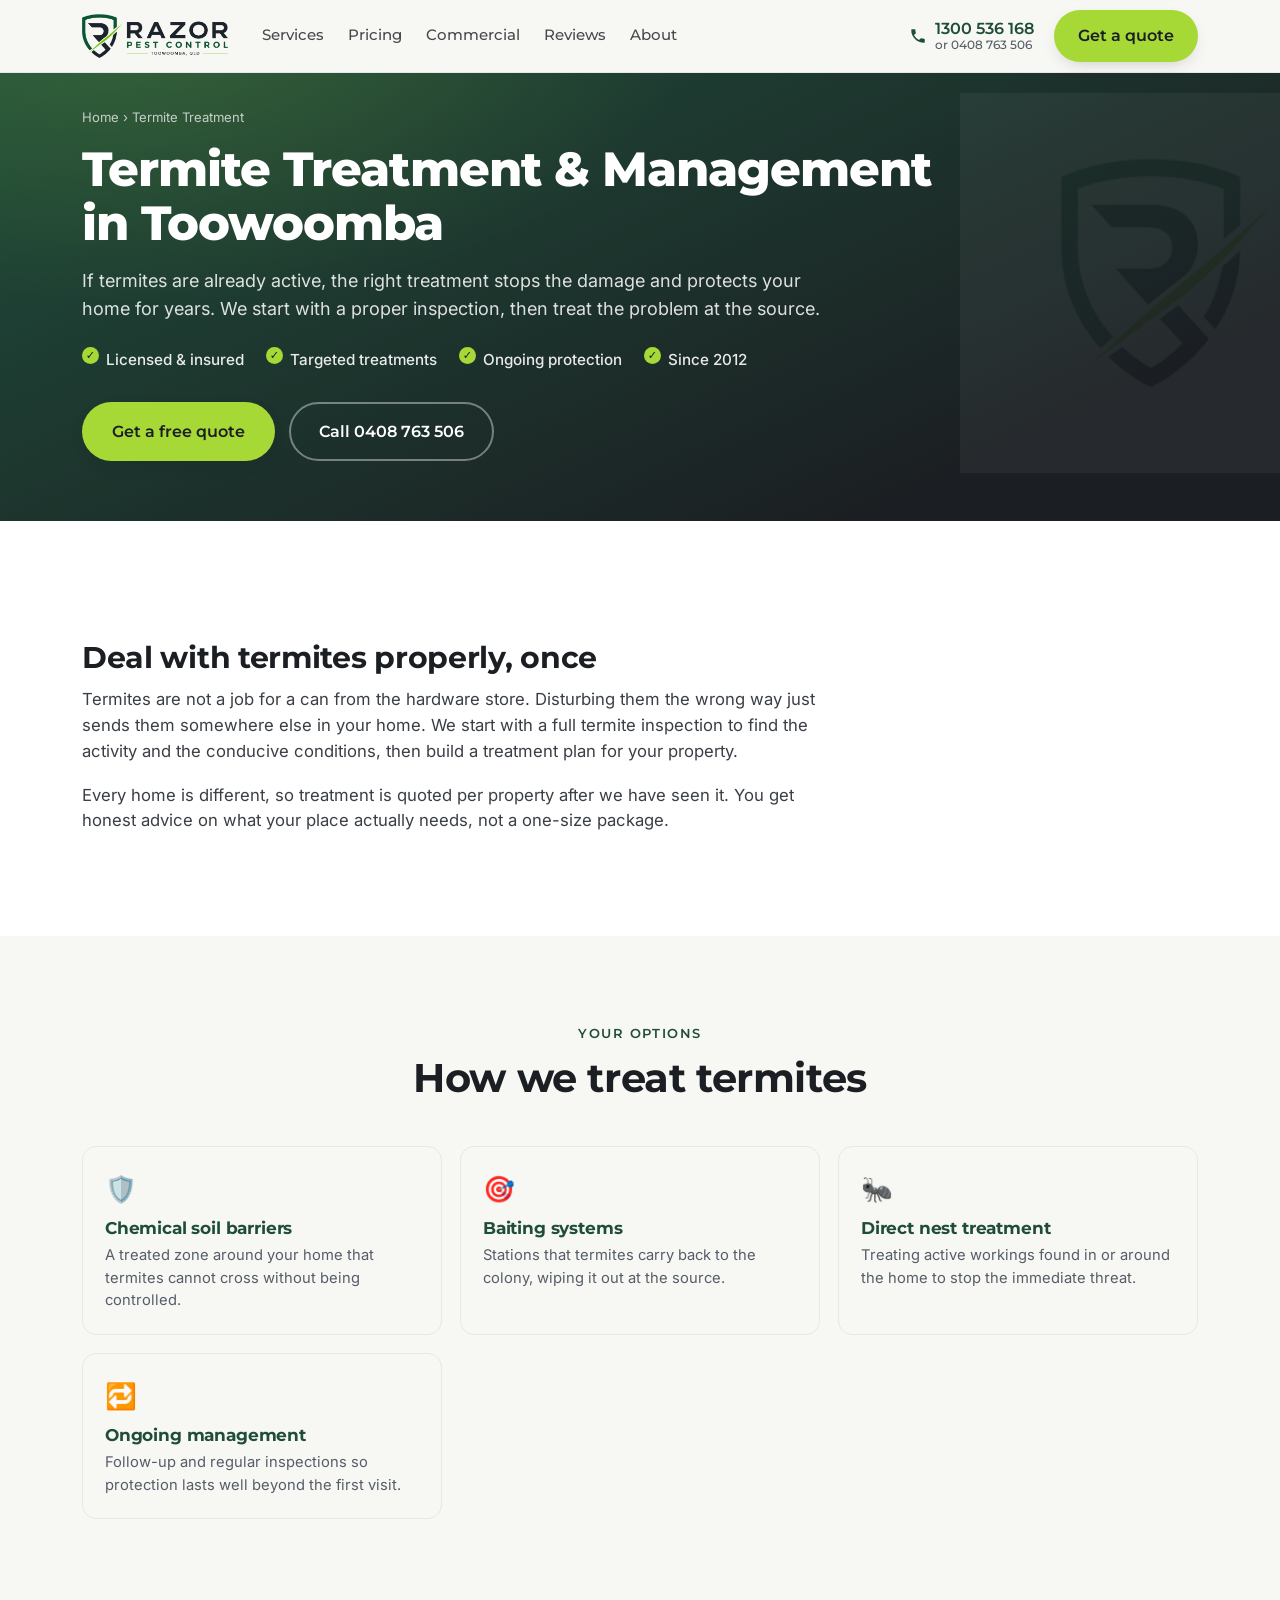
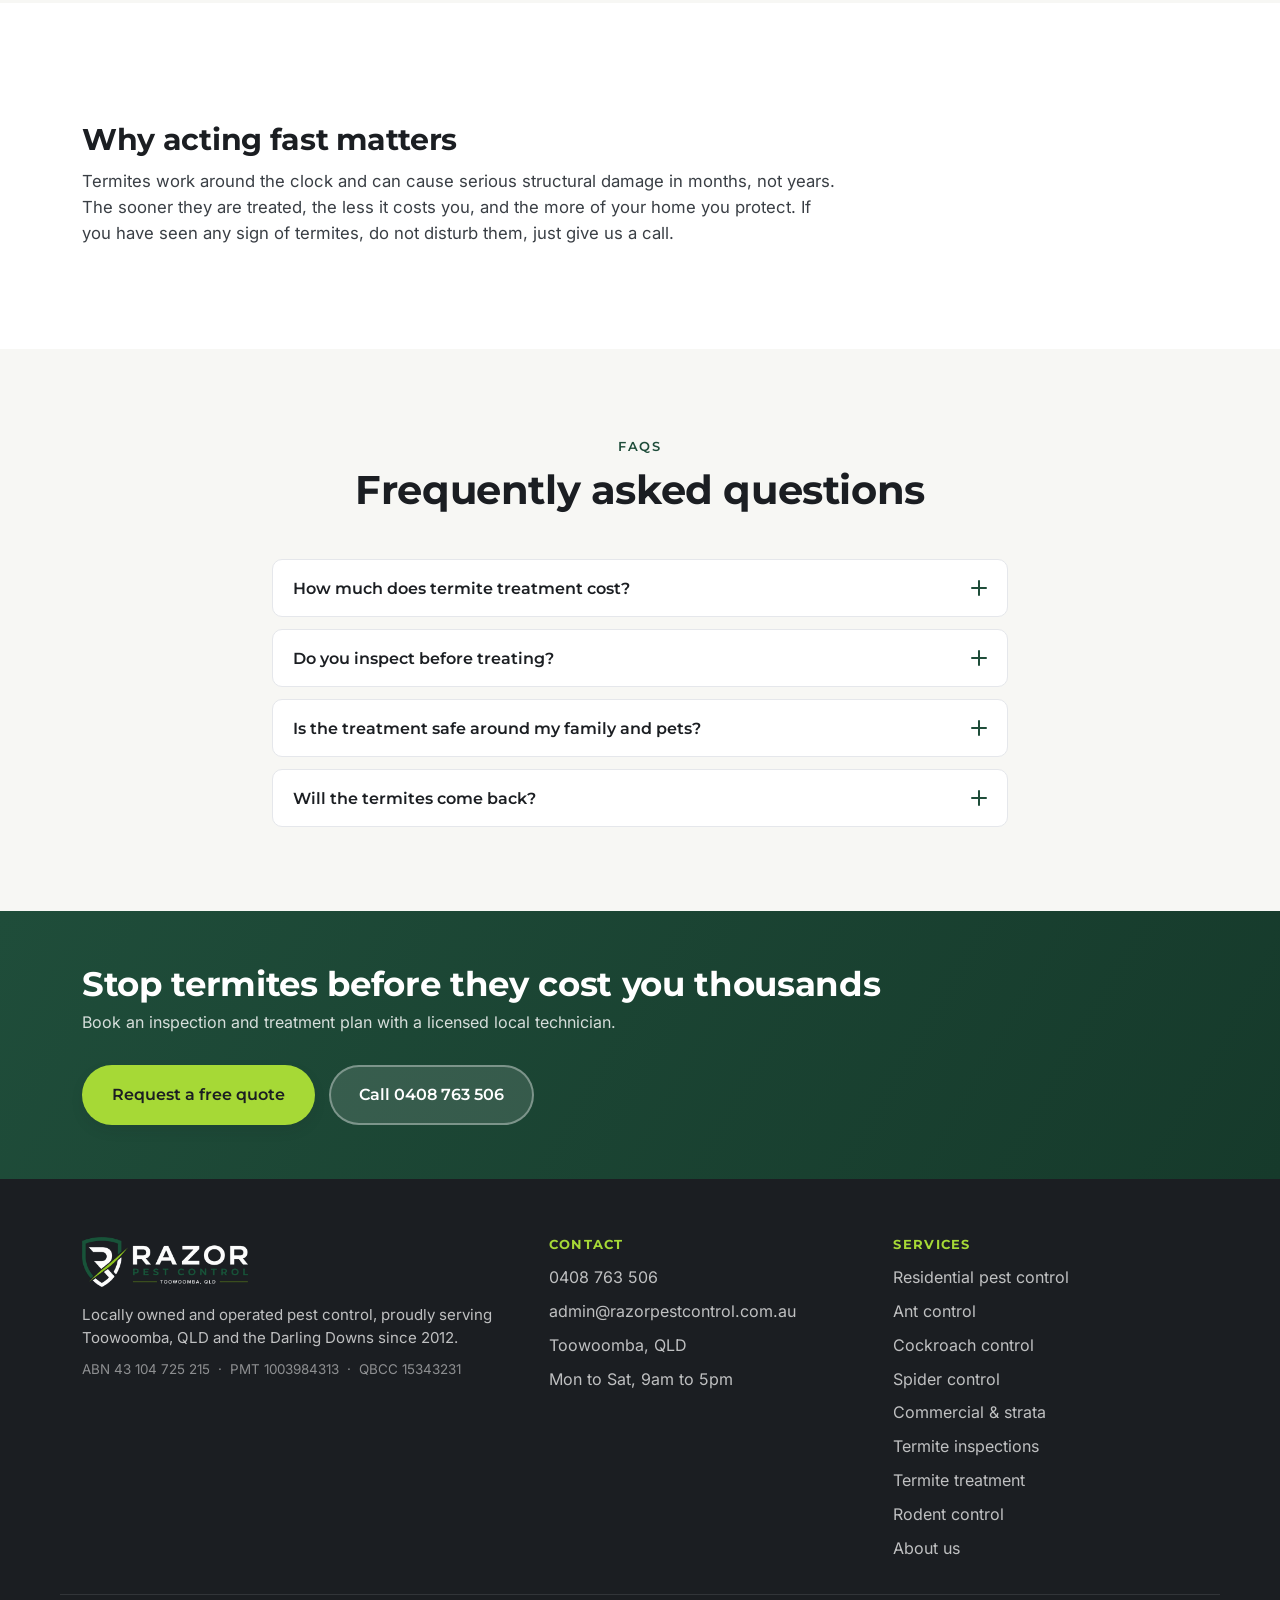
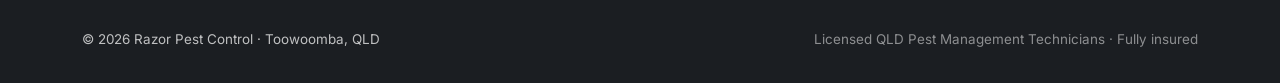
<file: termite-treatment-toowoomba/index.html>
<!doctype html>
<html lang="en-AU">
<head>
  <meta charset="utf-8" />
  <meta name="viewport" content="width=device-width, initial-scale=1" />
  <title>Termite Treatment Toowoomba | Razor Pest Control</title>
  <meta name="description" content="Termite treatment and chemical barriers in Toowoomba by licensed technicians. Targeted treatments and ongoing management to protect your home. Free quotes." />
  <meta name="theme-color" content="#1F4D3A" />

  <!-- Google tag (gtag.js) -->
  <script async src="https://www.googletagmanager.com/gtag/js?id=AW-18346114707"></script>
  <script>
    window.dataLayer = window.dataLayer || [];
    function gtag(){dataLayer.push(arguments);}
    gtag('js', new Date());
    gtag('config', 'AW-18346114707');
  </script>
  <link rel="icon" href="/favicon.svg" type="image/svg+xml" />
  <link rel="apple-touch-icon" href="/assets/apple-touch-icon.png" />
  <link rel="canonical" href="https://razorpestcontrol.com.au/termite-treatment-toowoomba/" />
  <meta property="og:type" content="website" />
  <meta property="og:site_name" content="Razor Pest Control" />
  <meta property="og:locale" content="en_AU" />
  <meta property="og:title" content="Termite Treatment Toowoomba | Razor Pest Control" />
  <meta property="og:description" content="Termite treatment and chemical barriers in Toowoomba by licensed technicians. Targeted treatments and ongoing management to protect your home. Free quotes." />
  <meta property="og:url" content="https://razorpestcontrol.com.au/termite-treatment-toowoomba/" />
  <meta property="og:image" content="https://razorpestcontrol.com.au/assets/og-image.jpg" />
  <meta name="twitter:card" content="summary_large_image" />
  <meta name="twitter:title" content="Termite Treatment Toowoomba | Razor Pest Control" />
  <meta name="twitter:description" content="Termite treatment and chemical barriers in Toowoomba by licensed technicians. Targeted treatments and ongoing management to protect your home. Free quotes." />
  <meta name="twitter:image" content="https://razorpestcontrol.com.au/assets/og-image.jpg" />
  <link rel="preconnect" href="https://razor-pest-control-app.onrender.com" crossorigin />
  <link rel="preload" as="font" type="font/woff2" href="/assets/fonts/montserrat-latin.woff2" crossorigin />
  <link rel="preload" as="font" type="font/woff2" href="/assets/fonts/inter-latin.woff2" crossorigin />
  <link rel="stylesheet" href="/styles.css" />
  <script type="application/ld+json">
  {"@context": "https://schema.org", "@type": "BreadcrumbList", "itemListElement": [{"@type": "ListItem", "position": 1, "name": "Home", "item": "https://razorpestcontrol.com.au/"}, {"@type": "ListItem", "position": 2, "name": "Termite Treatment", "item": "https://razorpestcontrol.com.au/termite-treatment-toowoomba/"}]}
  </script>
  <script type="application/ld+json">
  {"@context": "https://schema.org", "@type": "Service", "serviceType": "Termite Treatment", "name": "Termite Treatment", "url": "https://razorpestcontrol.com.au/termite-treatment-toowoomba/", "description": "Termite treatment and chemical barriers in Toowoomba by licensed technicians. Targeted treatments and ongoing management to protect your home. Free quotes.", "provider": {"@type": "PestControlService", "@id": "https://razorpestcontrol.com.au/#business", "name": "Razor Pest Control", "telephone": "+61408763506", "url": "https://razorpestcontrol.com.au/"}, "areaServed": [{"@type": "City", "name": "Toowoomba"}, {"@type": "City", "name": "Highfields"}, {"@type": "City", "name": "Glenvale"}, {"@type": "City", "name": "Rangeville"}, {"@type": "City", "name": "Gatton"}, {"@type": "City", "name": "Warwick"}, {"@type": "City", "name": "Oakey"}, {"@type": "City", "name": "Pittsworth"}]}
  </script>
  <script type="application/ld+json">
  {"@context": "https://schema.org", "@type": "FAQPage", "mainEntity": [{"@type": "Question", "name": "How much does termite treatment cost?", "acceptedAnswer": {"@type": "Answer", "text": "Termite treatment is quoted per property after an inspection, because it depends on your home, the termite pressure and the method used. The inspection and quote come first so you know exactly what you are paying for."}}, {"@type": "Question", "name": "Do you inspect before treating?", "acceptedAnswer": {"@type": "Answer", "text": "Always. A proper inspection tells us where the termites are and what conditions are drawing them in, so the treatment actually works."}}, {"@type": "Question", "name": "Is the treatment safe around my family and pets?", "acceptedAnswer": {"@type": "Answer", "text": "Yes. We use registered products and follow all label safety directions, and we will explain any simple steps for the day."}}, {"@type": "Question", "name": "Will the termites come back?", "acceptedAnswer": {"@type": "Answer", "text": "With the right treatment plus ongoing protection and regular inspections, we keep your home protected. Termite pressure never goes away in this region, so monitoring is key."}}]}
  </script>
</head>
<body>
  <a class="skip" href="#main">Skip to content</a>
  <header class="site-header" id="top">
    <div class="container header-inner">
      <a class="brand" href="/" aria-label="Razor Pest Control home">
        <img src="/assets/logo-horizontal.png" alt="Razor Pest Control, Toowoomba QLD" width="564" height="170" fetchpriority="high" />
      </a>
      <nav class="nav" aria-label="Primary">
        <a href="/#services">Services</a>
        <a href="/#pricing">Pricing</a>
        <a href="/commercial-pest-control/">Commercial</a>
        <a href="/reviews/">Reviews</a>
        <a href="/about/">About</a>
      </nav>
      <div class="header-cta">
        <a class="phone-link" href="tel:+611300536168" aria-label="Call Razor Pest Control on 1300 536 168">
          <svg viewBox="0 0 24 24" aria-hidden="true" class="ico"><path d="M6.6 10.8a15.6 15.6 0 0 0 6.6 6.6l2.2-2.2a1 1 0 0 1 1-.24 11.4 11.4 0 0 0 3.6.58 1 1 0 0 1 1 1V20a1 1 0 0 1-1 1A17 17 0 0 1 3 4a1 1 0 0 1 1-1h3.5a1 1 0 0 1 1 1 11.4 11.4 0 0 0 .58 3.6 1 1 0 0 1-.24 1z"/></svg>
          <span class="phone-nums">1300 536 168<small>or 0408 763 506</small></span>
        </a>
        <a class="btn btn-primary" href="/quote/">Get a quote</a>
      </div>
    </div>
  </header>
  <main id="main">
  <section class="page-hero">
    <div class="container">
      <nav class="breadcrumb" aria-label="Breadcrumb"><a href="/">Home</a> &rsaquo; <span>Termite Treatment</span></nav>
      <h1>Termite Treatment &amp; Management in Toowoomba</h1>
      <p class="lead">If termites are already active, the right treatment stops the damage and protects your home for years. We start with a proper inspection, then treat the problem at the source.</p>
      <ul class="trust-row">
        <li>Licensed &amp; insured</li>
        <li>Targeted treatments</li>
        <li>Ongoing protection</li>
        <li>Since 2012</li>
      </ul>
      <div class="hero-actions">
        <a class="btn btn-primary btn-lg" href="/quote/">Get a free quote</a>
        <a class="btn btn-ghost btn-lg" href="tel:+61408763506">Call 0408 763 506</a>
      </div>
    </div>
  </section>
    <section class="section" style="background:var(--white)">
      <div class="container">
        <div class="prose">
          <h2>Deal with termites properly, once</h2>
          <p>Termites are not a job for a can from the hardware store. Disturbing them the wrong way just sends them somewhere else in your home. We start with a full <a href="/termite-inspections-toowoomba/">termite inspection</a> to find the activity and the conducive conditions, then build a treatment plan for your property.</p>
          <p>Every home is different, so treatment is quoted per property after we have seen it. You get honest advice on what your place actually needs, not a one-size package.</p>
        </div>
      </div>
    </section>
    <section class="section" style="background:var(--offwhite)">
      <div class="container">
        <div class="section-head"><p class="eyebrow">Your options</p><h2>How we treat termites</h2></div>
        <div class="value-grid">
          <div class="value"><span class="v-ico" aria-hidden="true">🛡️</span><h3>Chemical soil barriers</h3><p>A treated zone around your home that termites cannot cross without being controlled.</p></div>
          <div class="value"><span class="v-ico" aria-hidden="true">🎯</span><h3>Baiting systems</h3><p>Stations that termites carry back to the colony, wiping it out at the source.</p></div>
          <div class="value"><span class="v-ico" aria-hidden="true">🐜</span><h3>Direct nest treatment</h3><p>Treating active workings found in or around the home to stop the immediate threat.</p></div>
          <div class="value"><span class="v-ico" aria-hidden="true">🔁</span><h3>Ongoing management</h3><p>Follow-up and regular inspections so protection lasts well beyond the first visit.</p></div>
        </div>
      </div>
    </section>
    <section class="section" style="background:var(--white)">
      <div class="container">
        <div class="prose">
          <h2>Why acting fast matters</h2>
          <p>Termites work around the clock and can cause serious structural damage in months, not years. The sooner they are treated, the less it costs you, and the more of your home you protect. If you have seen any sign of termites, do not disturb them, just give us a call.</p>
        </div>
      </div>
    </section>
  <section class="faq section" style="background:var(--offwhite)">
    <div class="container faq-inner">
      <div class="section-head"><p class="eyebrow">FAQs</p><h2>Frequently asked questions</h2></div>
      <div class="accordion">
          <div class="acc-item">
            <button class="acc-q" id="termite-treatment-toowoomba-q1" aria-expanded="false" aria-controls="termite-treatment-toowoomba-a1">How much does termite treatment cost?<span class="acc-ico" aria-hidden="true"></span></button>
            <div class="acc-a" id="termite-treatment-toowoomba-a1" role="region" aria-labelledby="termite-treatment-toowoomba-q1" aria-hidden="true"><p>Termite treatment is quoted per property after an inspection, because it depends on your home, the termite pressure and the method used. The inspection and quote come first so you know exactly what you are paying for.</p></div>
          </div>
          <div class="acc-item">
            <button class="acc-q" id="termite-treatment-toowoomba-q2" aria-expanded="false" aria-controls="termite-treatment-toowoomba-a2">Do you inspect before treating?<span class="acc-ico" aria-hidden="true"></span></button>
            <div class="acc-a" id="termite-treatment-toowoomba-a2" role="region" aria-labelledby="termite-treatment-toowoomba-q2" aria-hidden="true"><p>Always. A proper inspection tells us where the termites are and what conditions are drawing them in, so the treatment actually works.</p></div>
          </div>
          <div class="acc-item">
            <button class="acc-q" id="termite-treatment-toowoomba-q3" aria-expanded="false" aria-controls="termite-treatment-toowoomba-a3">Is the treatment safe around my family and pets?<span class="acc-ico" aria-hidden="true"></span></button>
            <div class="acc-a" id="termite-treatment-toowoomba-a3" role="region" aria-labelledby="termite-treatment-toowoomba-q3" aria-hidden="true"><p>Yes. We use registered products and follow all label safety directions, and we will explain any simple steps for the day.</p></div>
          </div>
          <div class="acc-item">
            <button class="acc-q" id="termite-treatment-toowoomba-q4" aria-expanded="false" aria-controls="termite-treatment-toowoomba-a4">Will the termites come back?<span class="acc-ico" aria-hidden="true"></span></button>
            <div class="acc-a" id="termite-treatment-toowoomba-a4" role="region" aria-labelledby="termite-treatment-toowoomba-q4" aria-hidden="true"><p>With the right treatment plus ongoing protection and regular inspections, we keep your home protected. Termite pressure never goes away in this region, so monitoring is key.</p></div>
          </div>
      </div>
    </div>
  </section>
  <section class="final-cta">
    <div class="container final-inner">
      <div><h2>Stop termites before they cost you thousands</h2><p>Book an inspection and treatment plan with a licensed local technician.</p></div>
      <div class="final-actions">
        <a class="btn btn-primary btn-lg" href="/quote/">Request a free quote</a>
        <a class="btn btn-ghost-light btn-lg" href="tel:+61408763506">Call 0408 763 506</a>
      </div>
    </div>
  </section>
  </main>
  <footer class="site-footer">
    <div class="container footer-grid">
      <div class="footer-brand">
        <img src="/assets/logo-horizontal-dark.png" alt="Razor Pest Control logo" width="564" height="170" loading="lazy" decoding="async" />
        <p>Locally owned and operated pest control, proudly serving Toowoomba, QLD and the Darling Downs since 2012.</p>
        <p class="footer-abn">ABN 43 104 725 215 &nbsp;&middot;&nbsp; PMT 1003984313 &nbsp;&middot;&nbsp; QBCC 15343231</p>
      </div>
      <div class="footer-col">
        <h3>Contact</h3>
        <ul>
          <li><a href="tel:+61408763506">0408 763 506</a></li>
          <li><a href="mailto:admin@razorpestcontrol.com.au">admin@razorpestcontrol.com.au</a></li>
          <li>Toowoomba, QLD</li>
          <li>Mon to Sat, 9am to 5pm</li>
        </ul>
      </div>
      <div class="footer-col">
        <h3>Services</h3>
        <ul>
          <li><a href="/residential-pest-control/">Residential pest control</a></li>
          <li><a href="/ant-control/">Ant control</a></li>
          <li><a href="/cockroach-control/">Cockroach control</a></li>
          <li><a href="/spider-control/">Spider control</a></li>
          <li><a href="/commercial-pest-control/">Commercial &amp; strata</a></li>
          <li><a href="/termite-inspections-toowoomba/">Termite inspections</a></li>
          <li><a href="/termite-treatment-toowoomba/">Termite treatment</a></li>
          <li><a href="/rodent-control/">Rodent control</a></li>
          <li><a href="/about/">About us</a></li>
        </ul>
      </div>
    </div>
    <div class="container footer-bar">
      <p>&copy; <span id="year"></span> Razor Pest Control &middot; Toowoomba, QLD</p>
      <p class="muted">Licensed QLD Pest Management Technicians &middot; Fully insured</p>
    </div>
  </footer>

  <div class="mobile-bar">
    <a class="btn btn-ghost-light" href="tel:+61408763506" aria-label="Call Razor Pest Control on 0408 763 506">Call</a>
    <a class="btn btn-primary" href="/quote/">Get a quote</a>
  </div>

  <script src="/pages.js"></script>
</body>
</html>
</file>
<file: styles.css>
/* ============================================================
   Razor Pest Control — razorpestcontrol.com.au
   Brand: Charcoal #1B1E22 · Forest Green #1F4D3A · Lime #A6D936
          Warm Off-White #F7F7F4 · Light Gray #E5E7EB
   Type:  Montserrat (headings) · Inter (body)
   ============================================================ */

/* Self-hosted variable fonts (latin subset) — served from our own origin and
   preloaded in the page head, so they are on hand at first paint. No third-party
   (Google Fonts) request on the critical path. One file covers every weight. */
@font-face {
  font-family: "Montserrat";
  font-style: normal;
  font-weight: 100 900;
  font-display: optional; /* no mid-view swap: slow first visits keep the metric-matched fallback, font shows from the next page (change back to `swap` to always swap in) */
  src: url("/assets/fonts/montserrat-latin.woff2") format("woff2");
}
@font-face {
  font-family: "Inter";
  font-style: normal;
  font-weight: 100 900;
  font-display: optional; /* no mid-view swap: slow first visits keep the metric-matched fallback, font shows from the next page (change back to `swap` to always swap in) */
  src: url("/assets/fonts/inter-latin.woff2") format("woff2");
}

/* Metric-matched fallbacks — bridge the brief moment before the web fonts load
   so text does not reflow (reduces Cumulative Layout Shift). */
@font-face {
  font-family: "Montserrat Fallback";
  src: local("Arial"), local("Helvetica Neue"), local("Roboto"), local("Liberation Sans"), local("DejaVu Sans");
  ascent-override: 85.75%; descent-override: 22.23%; line-gap-override: 0%; size-adjust: 112.46%;
}
@font-face {
  font-family: "Inter Fallback";
  src: local("Arial"), local("Helvetica Neue"), local("Roboto"), local("Liberation Sans"), local("DejaVu Sans");
  ascent-override: 90.49%; descent-override: 22.56%; line-gap-override: 0%; size-adjust: 107.12%;
}

:root {
  --charcoal: #1B1E22;
  --forest:   #1F4D3A;
  --forest-dark: #163a2b;
  --lime:     #A6D936;
  --lime-dark:#8dbf22;
  --offwhite: #F7F7F4;
  --gray:     #E5E7EB;
  --gray-500: #565d68;
  --white:    #ffffff;

  --maxw: 1160px;
  --radius: 14px;
  --radius-sm: 10px;
  --shadow: 0 18px 40px -18px rgba(27, 30, 34, .35);
  --shadow-sm: 0 6px 18px -8px rgba(27, 30, 34, .28);
  --ease: cubic-bezier(.2, .7, .2, 1);
  --header-h: 72px;

  --font-head: "Montserrat", "Montserrat Fallback", system-ui, -apple-system, "Segoe UI", sans-serif;
  --font-body: "Inter", "Inter Fallback", system-ui, -apple-system, "Segoe UI", sans-serif;
}

*, *::before, *::after { box-sizing: border-box; }

html { scroll-behavior: smooth; }

/* skip link (keyboard users) */
.skip {
  position: absolute; left: 12px; top: -60px; z-index: 200;
  background: var(--charcoal); color: var(--white);
  padding: 10px 16px; border-radius: 0 0 8px 8px;
  font-family: var(--font-head); font-weight: 600; font-size: .9rem;
  transition: top .15s var(--ease);
}
.skip:focus { top: 0; outline: 2px solid var(--lime); }

body {
  margin: 0;
  font-family: var(--font-body);
  color: var(--charcoal);
  background: var(--offwhite);
  line-height: 1.55;
  -webkit-font-smoothing: antialiased;
}

img { max-width: 100%; display: block; }

h1, h2, h3, h4 {
  font-family: var(--font-head);
  font-weight: 700;
  line-height: 1.12;
  margin: 0;
  letter-spacing: -0.01em;
}

a { color: inherit; text-decoration: none; }

.container {
  width: 100%;
  max-width: var(--maxw);
  margin-inline: auto;
  padding-inline: 22px;
}

.section { padding: 84px 0; }

/* anchor targets clear the sticky header when jumped to */
#services, #pricing, #why, #commercial, #reviews, #faq, #quote, #top {
  scroll-margin-top: calc(var(--header-h) + 18px);
}

.section-head { max-width: 680px; margin: 0 auto 46px; text-align: center; }
.section-head h2 { font-size: clamp(1.7rem, 3.4vw, 2.5rem); }
.eyebrow {
  display: inline-flex; align-items: center; gap: 8px;
  font-family: var(--font-head); font-weight: 600; font-size: .82rem;
  letter-spacing: .12em; text-transform: uppercase;
  color: var(--forest); margin: 0 0 12px;
}
.section-lead { color: var(--gray-500); font-size: 1.06rem; margin: 12px 0 0; }

/* ---------- Buttons ---------- */
.btn {
  display: inline-flex; align-items: center; justify-content: center; gap: 8px;
  font-family: var(--font-head); font-weight: 600; font-size: .98rem;
  padding: 12px 22px; border-radius: 999px; border: 2px solid transparent;
  cursor: pointer; transition: transform .15s var(--ease), background .18s, box-shadow .18s, color .18s;
  white-space: nowrap;
}
.btn:hover { transform: translateY(-2px); }
.btn:active { transform: translateY(0); }
.btn-lg { padding: 15px 28px; font-size: 1.02rem; }
.btn-block { width: 100%; }

.btn-primary { background: var(--lime); color: var(--charcoal); box-shadow: var(--shadow-sm); }
.btn-primary:hover { background: var(--lime-dark); }

.btn-ghost { background: transparent; color: var(--white); border-color: rgba(255,255,255,.4); }
.btn-ghost:hover { border-color: var(--white); background: rgba(255,255,255,.08); }

.btn-ghost-light { background: rgba(255,255,255,.12); color: var(--white); border-color: rgba(255,255,255,.35); }
.btn-ghost-light:hover { background: rgba(255,255,255,.2); }

.btn-outline { background: transparent; color: var(--forest); border-color: var(--forest); }
.btn-outline:hover { background: var(--forest); color: var(--white); }

/* ---------- Header ---------- */
.site-header {
  position: sticky; top: 0; z-index: 50;
  background: rgba(247, 247, 244, .9);
  backdrop-filter: saturate(180%) blur(10px);
  border-bottom: 1px solid var(--gray);
}
.header-inner { display: flex; align-items: center; gap: 20px; height: var(--header-h); }
.brand img { height: 44px; width: auto; }
.nav { display: flex; gap: 24px; margin-left: 14px; }
.nav a {
  font-family: var(--font-head); font-weight: 500; font-size: .93rem;
  color: var(--charcoal); opacity: .8; transition: opacity .15s, color .15s;
}
.nav a:hover { opacity: 1; color: var(--forest); }
.header-cta { display: flex; align-items: center; gap: 14px; margin-left: auto; }
.phone-link {
  display: inline-flex; align-items: center; justify-content: center; gap: 8px;
  min-height: 44px; padding: 0 6px;
  font-family: var(--font-head); font-weight: 600; color: var(--forest);
}
.phone-link .ico { width: 18px; height: 18px; fill: var(--forest); }
.phone-link:hover { color: var(--lime-dark); }

/* ---------- Hero ---------- */
.hero {
  position: relative;
  background:
    radial-gradient(1100px 520px at 15% -10%, rgba(166,217,54,.16), transparent 60%),
    linear-gradient(155deg, var(--forest) 0%, var(--charcoal) 78%);
  color: var(--white);
  padding: 66px 0 88px;
  overflow: hidden;
}
.hero::after {
  content: ""; position: absolute; inset: 0;
  background: url("[data-uri]") no-repeat;
  background-position: right -80px top 40px; background-size: 460px;
  opacity: .05; mix-blend-mode: screen; pointer-events: none;
}
.hero-grid {
  display: grid; grid-template-columns: 1.15fr .85fr; gap: 54px; align-items: center;
  position: relative; z-index: 1;
}
.rating-badge {
  display: inline-flex; align-items: center; gap: 10px;
  background: rgba(255,255,255,.1); border: 1px solid rgba(255,255,255,.18);
  padding: 7px 14px; border-radius: 999px; font-size: .85rem; margin-bottom: 22px;
}
.rating-badge .stars { color: var(--lime); letter-spacing: 2px; }
.hero-copy h1 {
  font-size: clamp(2.3rem, 5vw, 3.6rem); font-weight: 800; letter-spacing: -0.02em;
}
.hero-copy h1 .accent { color: var(--lime); }
.lead { font-size: 1.12rem; color: rgba(255,255,255,.82); max-width: 32em; margin: 18px 0 24px; }
.trust-row { list-style: none; display: flex; flex-wrap: wrap; gap: 10px 22px; padding: 0; margin: 0 0 30px; }
.trust-row li {
  position: relative; padding-left: 24px; font-weight: 500; font-size: .95rem; color: rgba(255,255,255,.9);
}
.trust-row li::before {
  content: "✓"; position: absolute; left: 0; top: -1px;
  color: var(--charcoal); background: var(--lime);
  width: 17px; height: 17px; border-radius: 50%; font-size: .7rem; font-weight: 700;
  display: grid; place-items: center;
}
.hero-actions { display: flex; flex-wrap: wrap; gap: 14px; }

/* ---------- Quote card ---------- */
.quote-card {
  background: var(--white); color: var(--charcoal);
  border-radius: var(--radius); padding: 30px 28px; box-shadow: var(--shadow);
  border: 1px solid rgba(255,255,255,.5);
  position: relative; z-index: 1;
}
.quote-offer {
  position: absolute; top: -13px; right: 22px;
  background: var(--lime); color: var(--charcoal);
  font-family: var(--font-head); font-weight: 700; font-size: .78rem;
  padding: 6px 14px; border-radius: 999px; box-shadow: var(--shadow-sm);
}
.quote-card h2 { font-size: 1.5rem; }
.quote-sub { color: var(--gray-500); font-size: .95rem; margin: 8px 0 20px; }
.field { margin-bottom: 15px; }
.field label {
  display: block; font-family: var(--font-head); font-weight: 600;
  font-size: .86rem; margin-bottom: 6px; color: var(--charcoal);
}
.field label .opt { color: var(--gray-500); font-weight: 500; }
.field input, .field textarea {
  width: 100%; font-family: var(--font-body); font-size: 1rem; color: var(--charcoal);
  padding: 12px 14px; border: 1.5px solid var(--gray); border-radius: var(--radius-sm);
  background: var(--offwhite); transition: border-color .15s, box-shadow .15s, background .15s;
}
.field textarea { resize: vertical; min-height: 76px; }
.field input::placeholder, .field textarea::placeholder { color: var(--gray-500); }
.field input:focus, .field textarea:focus {
  outline: none; border-color: var(--forest); background: var(--white);
  box-shadow: 0 0 0 4px rgba(31,77,58,.12);
}
.field.invalid input, .field.invalid textarea { border-color: #d64545; background: #fdf3f3; }
.field .err { color: #c33; font-size: .78rem; margin: 5px 0 0; }
.form-note { font-size: .78rem; color: var(--gray-500); text-align: center; margin: 12px 0 0; }
.form-status {
  margin: 14px 0 0; padding: 12px 14px; border-radius: var(--radius-sm);
  font-size: .92rem; font-weight: 500; text-align: center;
}
.form-status.ok { background: #eaf7db; color: #33560f; border: 1px solid #c7e79a; }
.form-status.bad { background: #fdecec; color: #a12626; border: 1px solid #f3c0c0; }
.form-status:empty { padding: 0; margin: 0; border: 0; } /* live region stays in the a11y tree from load, invisible while empty */

/* ---------- Trust bar ---------- */
.trust-bar { background: var(--charcoal); color: var(--white); }
.trust-bar-inner {
  display: flex; flex-wrap: wrap; justify-content: space-between; gap: 18px;
  padding: 26px 22px; text-align: center;
}
.tb-item { flex: 1; min-width: 150px; display: flex; flex-direction: column; gap: 2px; }
.tb-item strong {
  font-family: var(--font-head); font-weight: 800; font-size: 1.5rem; color: var(--lime); line-height: 1;
}
.tb-item span { font-size: .86rem; color: rgba(255,255,255,.72); }

/* ---------- Services ---------- */
.services { background: var(--white); }
.service-grid { display: grid; grid-template-columns: repeat(4, 1fr); gap: 18px; min-height: 430px; } /* reserve the JS-injected tiles (reduces CLS, like .review-viewport); measured 441px at 4 cols */
.service {
  text-align: left; font-family: inherit; cursor: pointer;
  background: var(--offwhite); border: 1px solid var(--gray);
  border-radius: var(--radius); padding: 22px 20px;
  transition: transform .18s var(--ease), box-shadow .18s, border-color .18s;
  position: relative;
}
.service:hover, .service:focus-visible {
  transform: translateY(-4px); box-shadow: var(--shadow-sm); border-color: transparent; outline: none;
}
.service:focus-visible { box-shadow: 0 0 0 3px rgba(31,77,58,.35); }
.s-ico {
  display: inline-grid; place-items: center; width: 50px; height: 50px;
  background: var(--white); border-radius: 12px; font-size: 1.55rem;
  box-shadow: var(--shadow-sm); margin-bottom: 14px;
}
.service h3 { font-size: 1.1rem; margin-bottom: 5px; }
.service p { color: var(--gray-500); font-size: .9rem; margin: 0 0 10px; }
.service .more {
  font-family: var(--font-head); font-weight: 600; font-size: .82rem; color: var(--forest);
  display: inline-flex; align-items: center; gap: 5px;
}
.service .more::after { content: "→"; transition: transform .15s; }
.service:hover .more::after { transform: translateX(3px); }
.services-hint { text-align: center; margin: 34px 0 0; color: var(--gray-500); }
.services-hint a { color: var(--forest); font-weight: 600; text-decoration: underline; }

/* ---------- Pricing ---------- */
.pricing { background: var(--offwhite); }
.offer-banner {
  display: flex; align-items: center; justify-content: space-between; gap: 18px; flex-wrap: wrap;
  background: linear-gradient(120deg, var(--forest), var(--forest-dark));
  color: var(--white); border-radius: var(--radius); padding: 20px 26px; margin-bottom: 30px;
  box-shadow: var(--shadow-sm);
}
.offer-banner strong { font-family: var(--font-head); font-size: 1.1rem; display: block; }
.offer-banner span { color: rgba(255,255,255,.82); font-size: .95rem; }
.price-grid { display: grid; grid-template-columns: repeat(5, 1fr); gap: 16px; }
.price-card {
  background: var(--white); border: 1px solid var(--gray); border-radius: var(--radius);
  padding: 24px 20px; display: flex; flex-direction: column; position: relative;
}
.price-card.featured { border-color: var(--lime); box-shadow: var(--shadow-sm); }
.pc-tag {
  position: absolute; top: -11px; left: 50%; transform: translateX(-50%);
  background: var(--lime); color: var(--charcoal); font-family: var(--font-head);
  font-weight: 700; font-size: .72rem; padding: 4px 12px; border-radius: 999px; white-space: nowrap;
}
.price-card h3 { font-size: 1.02rem; min-height: 2.4em; display: flex; align-items: center; }
.price-from {
  font-family: var(--font-head); font-weight: 800; font-size: 1.7rem; color: var(--forest);
  margin: 6px 0 10px; line-height: 1;
}
.price-from span:not([data-price]) { display: block; font-size: .72rem; font-weight: 600; color: var(--gray-500); text-transform: uppercase; letter-spacing: .08em; }
/* Live-pricing hooks render inline at the full price size (never the small "from" label). */
.price-from [data-price] { display: inline; font-size: inherit; font-weight: inherit; color: inherit; text-transform: none; letter-spacing: normal; }
/* Header: primary 1300 landline with the mobile shown beneath it. */
.phone-nums { display: inline-flex; flex-direction: column; line-height: 1.15; text-align: left; }
.phone-nums small { font-size: .72rem; font-weight: 500; color: var(--gray-500); }
.price-desc { color: var(--gray-500); font-size: .88rem; margin: 0 0 18px; flex: 1; }
.pricing-foot { text-align: center; margin: 28px 0 0; color: var(--gray-500); }
.pricing-foot strong { color: var(--charcoal); }

/* ---------- Why us ---------- */
.why { background: var(--white); }
.pillars { display: grid; grid-template-columns: repeat(4, 1fr); gap: 22px; }
.pillar { text-align: center; padding: 6px; }
.p-ico {
  width: 66px; height: 66px; margin: 0 auto 16px; display: grid; place-items: center;
  font-size: 1.8rem; border-radius: 50%;
  background: var(--offwhite); border: 2px solid var(--forest); box-shadow: var(--shadow-sm);
}
.pillar h3 { color: var(--forest); font-size: 1.16rem; margin-bottom: 8px; }
.pillar p { color: var(--gray-500); font-size: .93rem; margin: 0; }
.how-strip {
  display: grid; grid-template-columns: repeat(3, 1fr); gap: 20px;
  margin-top: 46px; padding-top: 40px; border-top: 1px solid var(--gray);
}
.how-step { display: flex; gap: 14px; align-items: flex-start; }
.how-num {
  flex: 0 0 38px; width: 38px; height: 38px; border-radius: 50%;
  background: var(--lime); color: var(--charcoal); font-family: var(--font-head); font-weight: 800;
  display: grid; place-items: center; font-size: 1.05rem;
}
.how-step strong { font-family: var(--font-head); display: block; margin-bottom: 3px; }
.how-step p { margin: 0; color: var(--gray-500); font-size: .9rem; }

/* ---------- Commercial ---------- */
.commercial { background: var(--offwhite); }
.sector-grid { display: grid; grid-template-columns: repeat(3, 1fr); gap: 18px; }
.sector {
  background: var(--white); border: 1px solid var(--gray); border-radius: var(--radius);
  padding: 24px 22px; transition: transform .18s var(--ease), box-shadow .18s;
}
.sector:hover { transform: translateY(-4px); box-shadow: var(--shadow-sm); }
.sector span { font-size: 1.8rem; display: block; margin-bottom: 10px; }
.sector h3 { font-size: 1.08rem; color: var(--forest); margin-bottom: 6px; }
.sector p { color: var(--gray-500); font-size: .9rem; margin: 0; }
.commercial-cta { text-align: center; margin-top: 36px; }

/* ---------- Reviews ---------- */
.reviews { background: var(--white); padding-bottom: 70px; }
.reviews .section-head { margin-bottom: 22px; }
.reviews-lead.is-sample, .section-lead.is-sample {
  background: #fff7e6; border: 1px solid #f0d79a; color: #7a5b12;
  border-radius: var(--radius-sm); padding: 10px 16px; display: inline-block;
}
.reviews-controls { text-align: center; margin-bottom: 8px; }
.review-pause {
  font-family: var(--font-head); font-weight: 600; font-size: .82rem;
  background: var(--offwhite); border: 1.5px solid var(--gray); color: var(--charcoal);
  border-radius: 999px; padding: 7px 18px; min-height: 40px; cursor: pointer;
}
.review-pause:hover { border-color: var(--forest); color: var(--forest); }
.review-pause:focus-visible { outline: 2px solid var(--forest); outline-offset: 2px; }
.review-viewport { overflow: hidden; min-height: 450px; }  /* reserve the reviews strip (reduces CLS from JS-injected cards) */
.review-track {
  display: flex; gap: 20px; width: max-content;
  padding: 8px 22px 22px;
  animation: marquee 52s linear infinite;
}
.review-track:hover, .review-track:focus-within, .review-track:focus { animation-play-state: paused; }
.review-track.is-paused { animation-play-state: paused; }
.review-track:focus-visible { outline: 2px solid var(--forest); outline-offset: -2px; }
@keyframes marquee { from { transform: translateX(0); } to { transform: translateX(-50%); } }
.review-card {
  width: 340px; flex: 0 0 340px;
  background: var(--offwhite); border: 1px solid var(--gray);
  border-radius: var(--radius); padding: 22px; box-shadow: var(--shadow-sm);
  display: flex; flex-direction: column; gap: 12px;
}
.rc-head { display: flex; align-items: center; gap: 12px; }
.rc-avatar {
  width: 44px; height: 44px; border-radius: 50%; flex: 0 0 44px;
  display: grid; place-items: center; color: var(--white);
  font-family: var(--font-head); font-weight: 700; font-size: 1.1rem;
}
.rc-meta { flex: 1; min-width: 0; }
.rc-name { font-family: var(--font-head); font-weight: 600; font-size: .98rem; }
.rc-date { color: var(--gray-500); font-size: .8rem; }
.rc-stars { color: #9a7b00; letter-spacing: 1px; font-size: 1rem; }
.rc-body { color: #3a3f45; font-size: .95rem; margin: 0; }
.rc-foot { display: flex; align-items: center; gap: 7px; color: var(--gray-500); font-size: .8rem; margin-top: auto; }
.reviews-cta { text-align: center; margin-top: 14px; }

/* ---------- FAQ ---------- */
.faq { background: var(--offwhite); }
.faq-inner { max-width: 780px; }
.accordion { display: flex; flex-direction: column; gap: 12px; }
.acc-item { background: var(--white); border: 1px solid var(--gray); border-radius: var(--radius-sm); overflow: hidden; }
.acc-q {
  width: 100%; text-align: left; background: none; border: none; cursor: pointer;
  font-family: var(--font-head); font-weight: 600; font-size: 1.02rem; color: var(--charcoal);
  padding: 18px 20px; display: flex; align-items: center; justify-content: space-between; gap: 14px;
}
.acc-ico { position: relative; flex: 0 0 16px; width: 16px; height: 16px; }
.acc-ico::before, .acc-ico::after {
  content: ""; position: absolute; background: var(--forest); border-radius: 2px;
  transition: transform .2s var(--ease);
}
.acc-ico::before { top: 7px; left: 0; width: 16px; height: 2px; }
.acc-ico::after  { top: 0; left: 7px; width: 2px; height: 16px; }
.acc-item.open .acc-ico::after { transform: scaleY(0); }
.acc-a { max-height: 0; overflow: hidden; transition: max-height .28s var(--ease); }
.acc-a p { margin: 0; padding: 0 20px 18px; color: var(--gray-500); font-size: .96rem; }

/* ---------- Area + credentials strip ---------- */
.area-strip { background: var(--charcoal); color: var(--white); }
.area-inner {
  display: grid; grid-template-columns: 1.4fr 1fr; gap: 34px; align-items: center;
  padding: 44px 22px;
}
.area-suburbs h3 { font-size: 1.2rem; margin-bottom: 8px; }
.area-suburbs p { color: rgba(255,255,255,.72); margin: 0; font-size: .95rem; }
.credentials { list-style: none; padding: 0; margin: 0; display: grid; gap: 8px; }
.credentials li { font-size: .92rem; color: rgba(255,255,255,.9); }

/* ---------- Final CTA ---------- */
.final-cta { background: linear-gradient(120deg, var(--forest) 0%, var(--forest-dark) 100%); color: var(--white); }
.final-inner {
  display: flex; align-items: center; justify-content: space-between; gap: 30px;
  padding: 54px 22px; flex-wrap: wrap;
}
.final-inner h2 { font-size: clamp(1.5rem, 3vw, 2.1rem); }
.final-inner p { color: rgba(255,255,255,.82); margin: 8px 0 0; }
.final-actions { display: flex; flex-wrap: wrap; gap: 14px; }

/* ---------- Footer ---------- */
.site-footer { background: var(--charcoal); color: rgba(255,255,255,.72); }
.footer-grid { display: grid; grid-template-columns: 1.4fr 1fr 1fr; gap: 40px; padding: 58px 22px 34px; }
.footer-brand img { height: 50px; width: auto; margin-bottom: 16px; }
.footer-brand p { font-size: .94rem; max-width: 34em; margin: 0 0 10px; }
.footer-abn { font-size: .84rem !important; color: rgba(255,255,255,.5); }
.footer-col h3 { font-size: .82rem; letter-spacing: .1em; text-transform: uppercase; color: var(--lime); margin-bottom: 14px; }
.footer-col ul { list-style: none; padding: 0; margin: 0; display: grid; gap: 9px; }
.footer-col a:hover { color: var(--lime); }
.footer-bar {
  display: flex; justify-content: space-between; gap: 12px; flex-wrap: wrap;
  padding: 20px 22px; border-top: 1px solid rgba(255,255,255,.1); font-size: .84rem;
}
.footer-bar .muted { color: rgba(255,255,255,.5); }

/* ---------- Mobile sticky bar ---------- */
.mobile-bar {
  position: fixed; bottom: 0; left: 0; right: 0; z-index: 60;
  display: none; gap: 12px; padding: 12px 16px;
  background: var(--charcoal); border-top: 1px solid rgba(255,255,255,.12);
}
.mobile-bar .btn { flex: 1; }

/* ---------- Service detail modal ---------- */
.modal-overlay {
  position: fixed; inset: 0; z-index: 100;
  background: rgba(27,30,34,.6); backdrop-filter: blur(3px);
  display: grid; place-items: center; padding: 20px;
  animation: fade .18s var(--ease);
}
/* `hidden` attr must win over the display:grid above (class beats UA [hidden]) */
.modal-overlay[hidden] { display: none; }
@keyframes fade { from { opacity: 0; } to { opacity: 1; } }
.modal {
  background: var(--white); border-radius: var(--radius); max-width: 560px; width: 100%;
  max-height: 90vh; overflow-y: auto; padding: 30px; position: relative;
  box-shadow: var(--shadow); animation: pop .2s var(--ease);
}
@keyframes pop { from { transform: translateY(12px) scale(.98); opacity: 0; } to { transform: none; opacity: 1; } }
.modal-close {
  position: absolute; top: 10px; right: 10px; background: none; border: none;
  width: 44px; height: 44px; display: grid; place-items: center;
  font-size: 1.9rem; line-height: 1; color: var(--gray-500); cursor: pointer; border-radius: 8px;
}
.modal-close:hover { color: var(--charcoal); }
.modal-close:focus-visible { outline: 2px solid var(--forest); outline-offset: 2px; }
.modal-head { display: flex; align-items: center; gap: 16px; margin-bottom: 16px; }
.modal-ico {
  display: inline-grid; place-items: center; width: 58px; height: 58px; flex: 0 0 58px;
  background: var(--offwhite); border-radius: 14px; font-size: 1.9rem;
}
.modal-head h3 { font-size: 1.4rem; }
.modal-price { font-family: var(--font-head); font-weight: 700; color: var(--forest); margin: 4px 0 0; }
.modal-desc { color: #3a3f45; margin: 0 0 20px; }
.modal-cols { display: grid; grid-template-columns: 1fr 1fr; gap: 22px; margin-bottom: 24px; }
.modal-cols h4 { font-size: .82rem; text-transform: uppercase; letter-spacing: .08em; color: var(--forest); margin-bottom: 10px; }
.modal-cols ul { list-style: none; padding: 0; margin: 0; display: grid; gap: 7px; }
.modal-cols li { position: relative; padding-left: 22px; font-size: .92rem; color: #3a3f45; }
.modal-cols li::before { content: "✓"; position: absolute; left: 0; color: var(--lime-dark); font-weight: 700; }
body.modal-open { overflow: hidden; }

/* ============================================================
   Responsive
   ============================================================ */
@media (max-width: 980px) {
  .hero-grid { grid-template-columns: 1fr; gap: 40px; }
  .service-grid { grid-template-columns: repeat(2, 1fr); min-height: 820px; } /* measured 833px at 980px */
  .price-grid { grid-template-columns: repeat(2, 1fr); }
  .pillars { grid-template-columns: repeat(2, 1fr); }
  .sector-grid { grid-template-columns: repeat(2, 1fr); }
  .how-strip { grid-template-columns: 1fr; gap: 16px; }
  .footer-grid { grid-template-columns: 1fr 1fr; }
  .footer-brand { grid-column: 1 / -1; }
  .area-inner { grid-template-columns: 1fr; gap: 20px; }
}

@media (max-width: 720px) {
  .btn { white-space: normal; max-width: 100%; text-align: center; }
  .nav { display: none; }
  .header-cta .phone-link span { display: none; }
  .header-cta .phone-link { min-width: 44px; } /* keep a 44px tap target when only the icon shows */
  .section { padding: 58px 0; }
  .hero { padding: 44px 0 66px; }
  .trust-bar-inner { gap: 20px 10px; }
  .tb-item { min-width: 44%; }
  .offer-banner { flex-direction: column; align-items: flex-start; text-align: left; }
  .final-inner { flex-direction: column; align-items: flex-start; }
  .modal-cols { grid-template-columns: 1fr; gap: 16px; }
  .mobile-bar { display: flex; }
  body { padding-bottom: 66px; }
}

@media (max-width: 480px) {
  .service-grid { grid-template-columns: 1fr; min-height: 1600px; } /* measured 1633px at 480px */
  .price-grid { grid-template-columns: 1fr; }
  .pillars { grid-template-columns: 1fr; }
  .sector-grid { grid-template-columns: 1fr; }
  .footer-grid { grid-template-columns: 1fr; }
  .hero-actions .btn, .final-actions .btn { width: 100%; }
  .price-card h3 { min-height: 0; }
}

@media (prefers-reduced-motion: reduce) {
  html { scroll-behavior: auto; }
  .review-track { animation: none; }
  .review-viewport { overflow-x: auto; -webkit-overflow-scrolling: touch; }
  .reviews-controls { display: none; } /* nothing to pause when static */
  .btn:hover, .service:hover, .sector:hover { transform: none; }
}

/* ============================================================
   Interior pages (service / location landing pages)
   ============================================================ */
.breadcrumb { font-size: .82rem; }
.breadcrumb a { color: var(--forest); }
.breadcrumb a:hover { text-decoration: underline; }

.page-hero {
  position: relative; overflow: hidden; color: var(--white);
  background:
    radial-gradient(900px 460px at 12% -10%, rgba(166,217,54,.16), transparent 60%),
    linear-gradient(155deg, var(--forest) 0%, var(--charcoal) 82%);
  padding: 34px 0 60px;
}
.page-hero::after {
  content: ""; position: absolute; inset: 0;
  background: url("[data-uri]") no-repeat; background-position: right -60px top 20px;
  background-size: 380px; opacity: .05; pointer-events: none;
}
.page-hero .container { position: relative; z-index: 1; }
.page-hero .breadcrumb, .page-hero .breadcrumb a { color: rgba(255,255,255,.72); }
.page-hero .breadcrumb a:hover { color: #fff; }
.page-hero h1 { font-size: clamp(2rem, 4.6vw, 3rem); font-weight: 800; letter-spacing: -0.02em; margin: 16px 0 0; max-width: 18em; }
.page-hero .lead { color: rgba(255,255,255,.85); max-width: 42em; margin: 16px 0 26px; }

.prose { max-width: 760px; }
.prose > p { margin: 0 0 18px; color: #3a3f45; font-size: 1.04rem; }
.prose h2 { font-size: clamp(1.4rem, 2.6vw, 1.9rem); margin: 36px 0 12px; }
.prose h3 { font-size: 1.14rem; margin: 24px 0 8px; color: var(--forest); }
.prose ul { margin: 0 0 18px; padding-left: 0; list-style: none; }
.prose ul li { position: relative; padding-left: 26px; margin-bottom: 9px; color: #3a3f45; }
.prose ul li::before { content: "✔"; position: absolute; left: 0; color: var(--lime-dark); font-weight: 700; }

.value-grid { display: grid; grid-template-columns: repeat(3, 1fr); gap: 18px; }
.value { background: var(--offwhite); border: 1px solid var(--gray); border-radius: var(--radius); padding: 22px; }
.value .v-ico { font-size: 1.6rem; display: block; margin-bottom: 10px; }
.value h3 { font-size: 1.05rem; color: var(--forest); margin-bottom: 6px; }
.value p { color: var(--gray-500); font-size: .92rem; margin: 0; }

.page-cta-note { text-align: center; margin: 22px auto 0; color: var(--gray-500); max-width: 40em; }

@media (max-width: 900px) { .value-grid { grid-template-columns: repeat(2, 1fr); } }
@media (max-width: 560px) { .value-grid { grid-template-columns: 1fr; } }

/* interactive sector tiles (homepage business section) */
button.sector { font: inherit; text-align: left; width: 100%; cursor: pointer; }
button.sector:focus-visible { outline: none; box-shadow: 0 0 0 3px rgba(31,77,58,.35); }
.sector .more { font-family: var(--font-head); font-weight: 600; font-size: .82rem; color: var(--forest); display: inline-flex; align-items: center; gap: 5px; margin-top: 12px; }
.sector .more::after { content: "→"; transition: transform .15s; }
button.sector:hover .more::after { transform: translateX(3px); }

/* static reviews grid (/reviews/ page) */
.review-grid { display: grid; grid-template-columns: repeat(auto-fill, minmax(300px, 1fr)); gap: 20px; }
.review-grid .review-card { width: auto; flex: none; }
</file>
